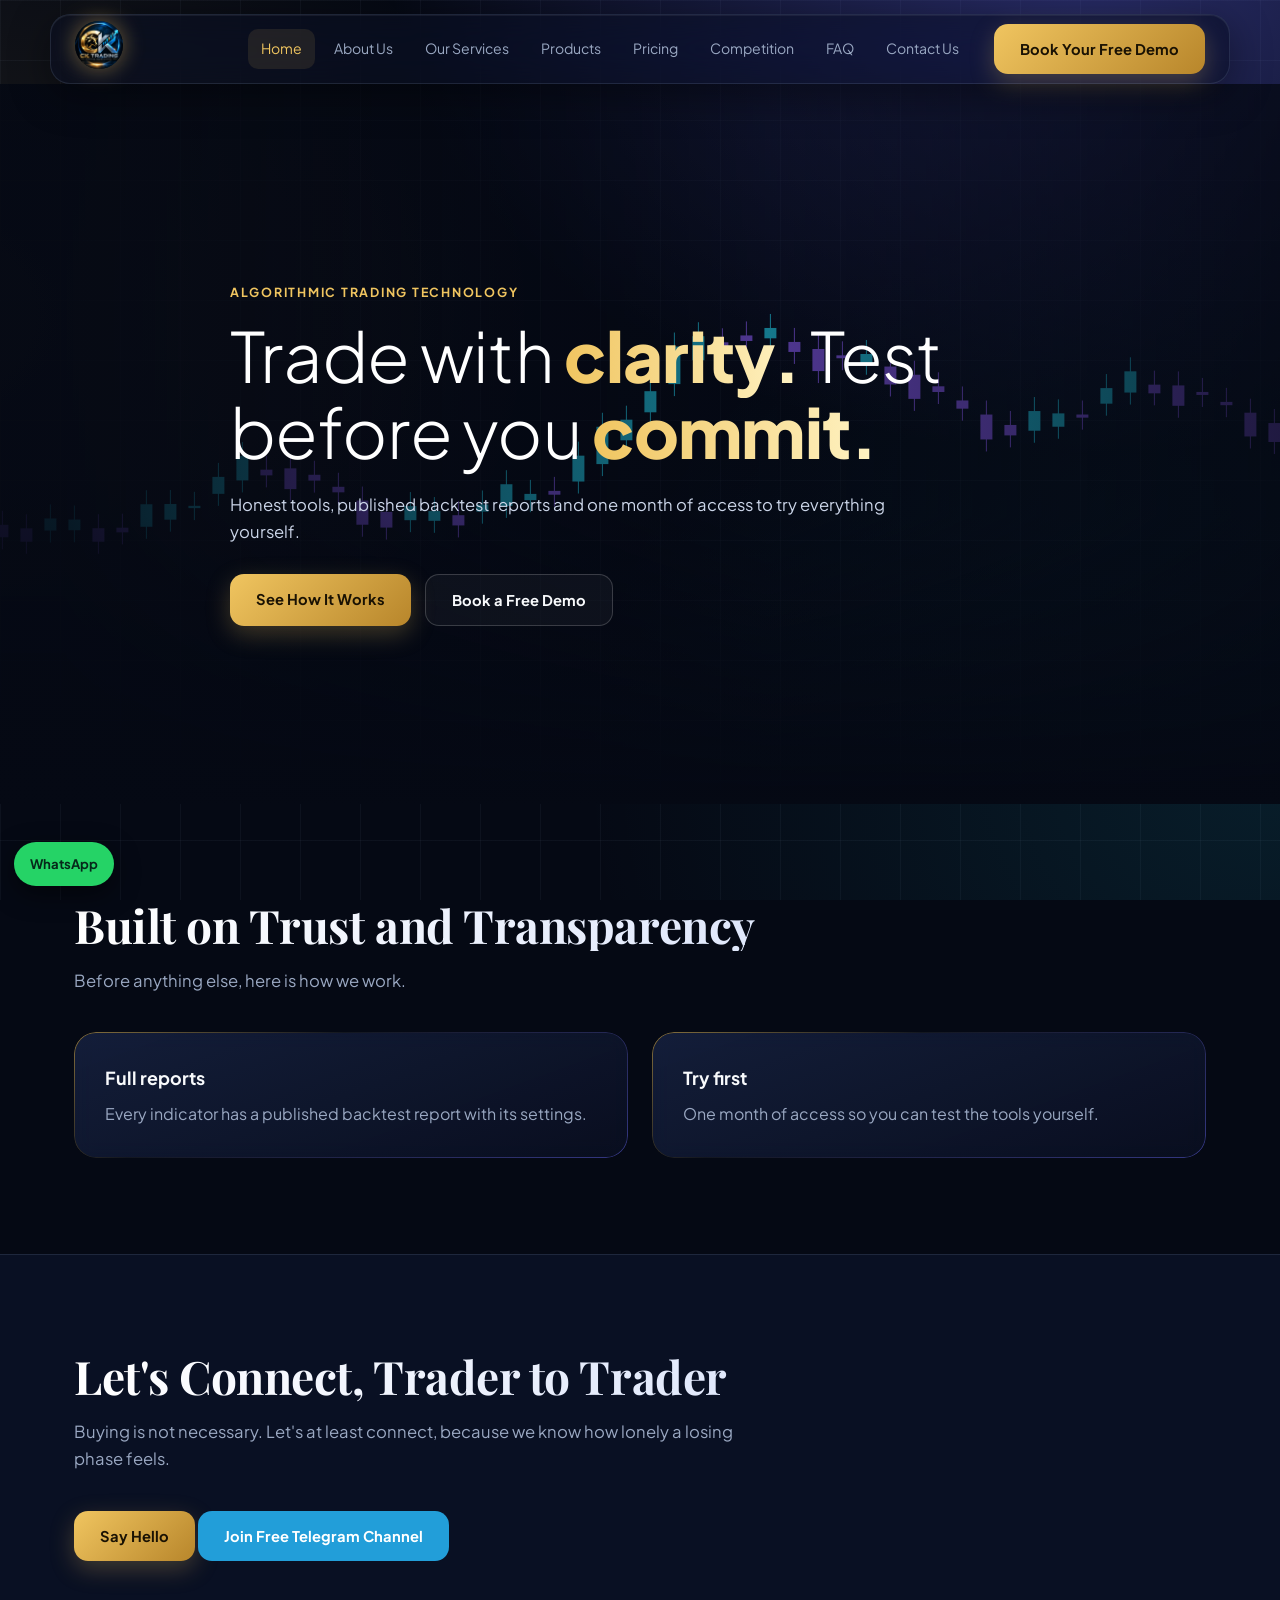
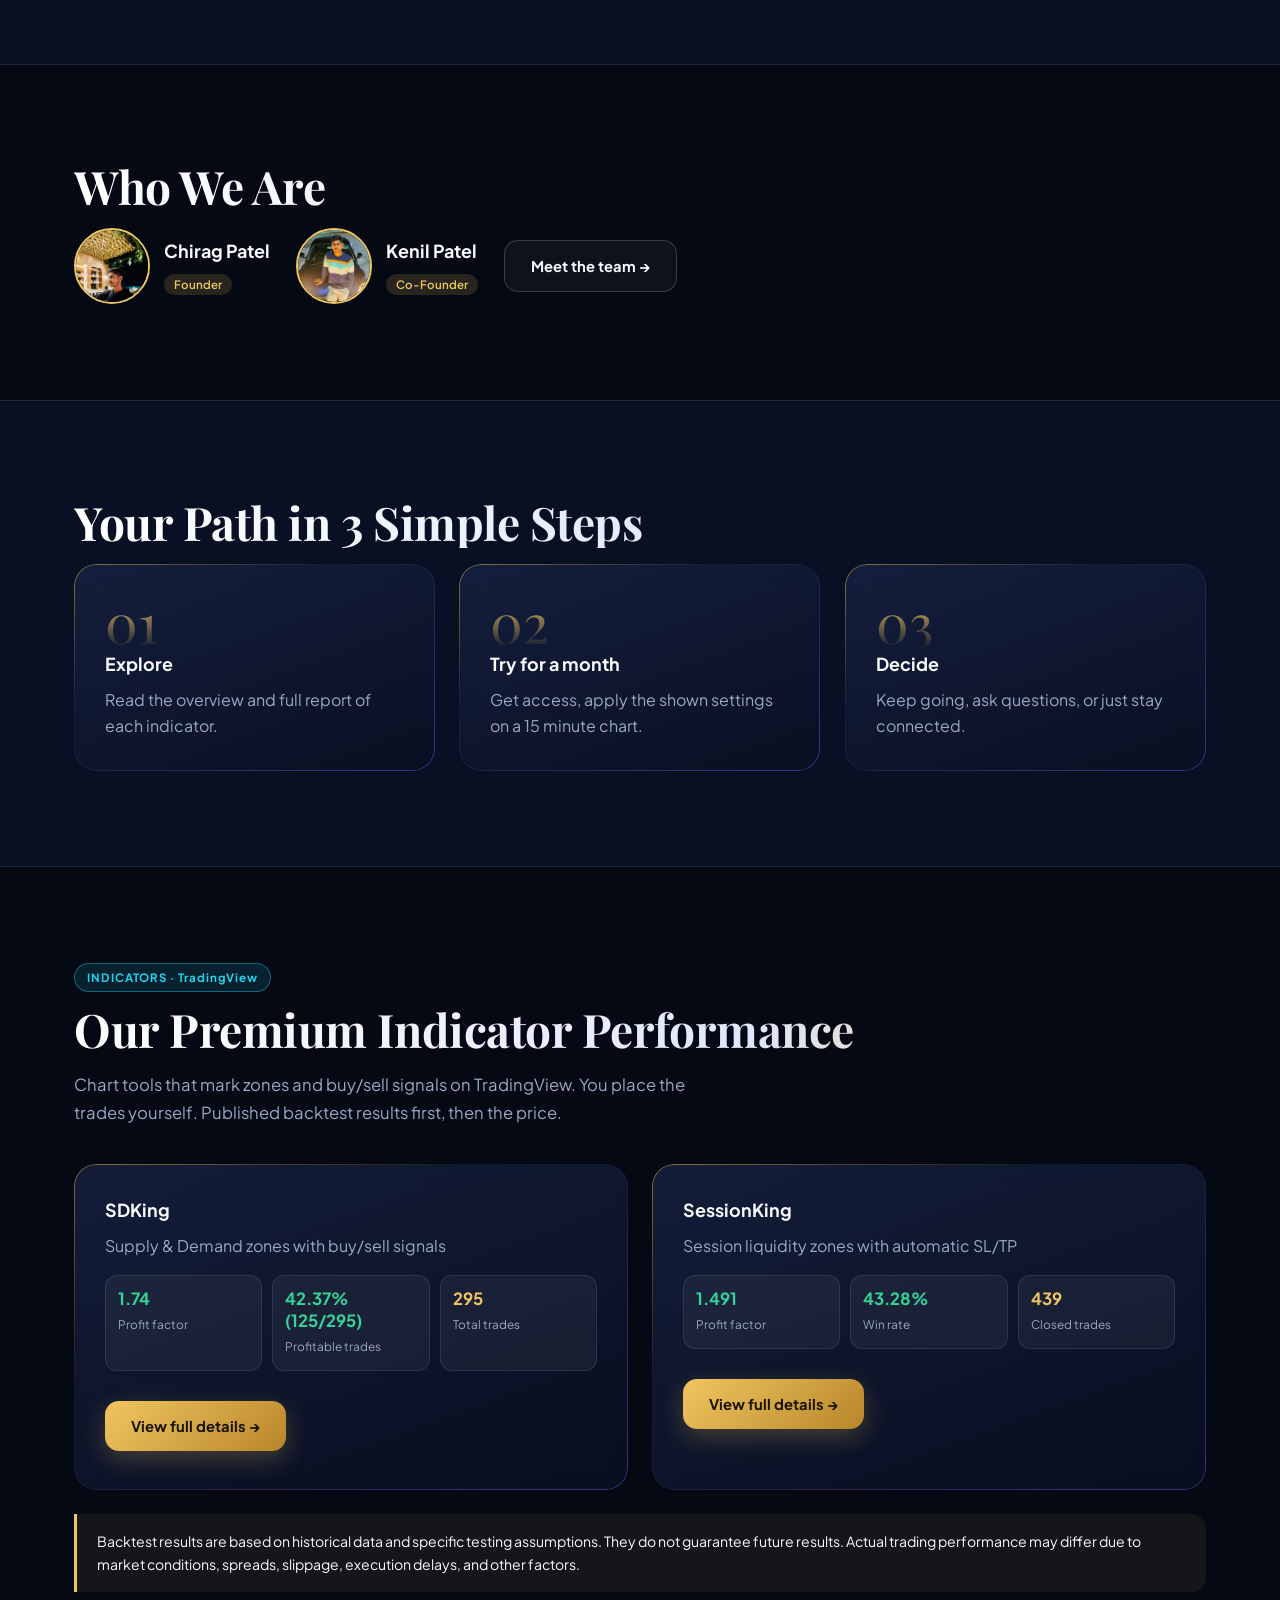
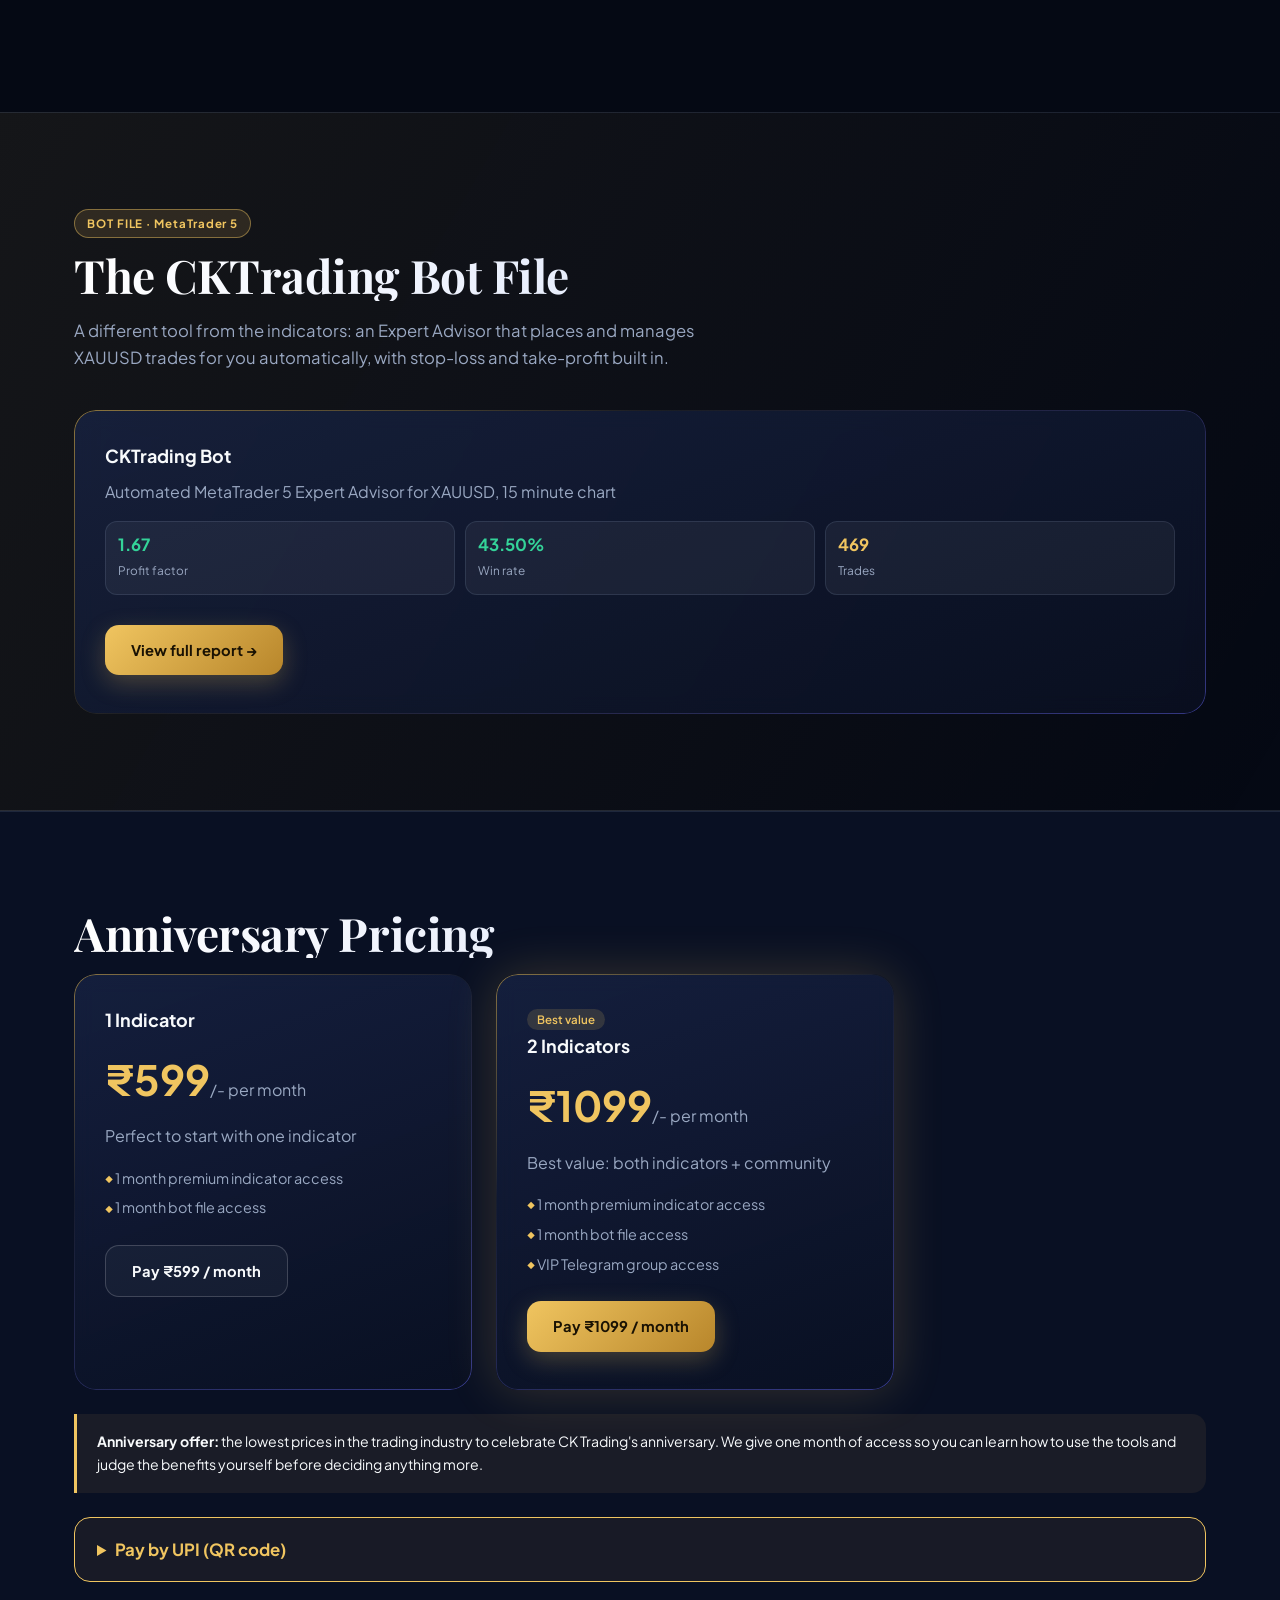
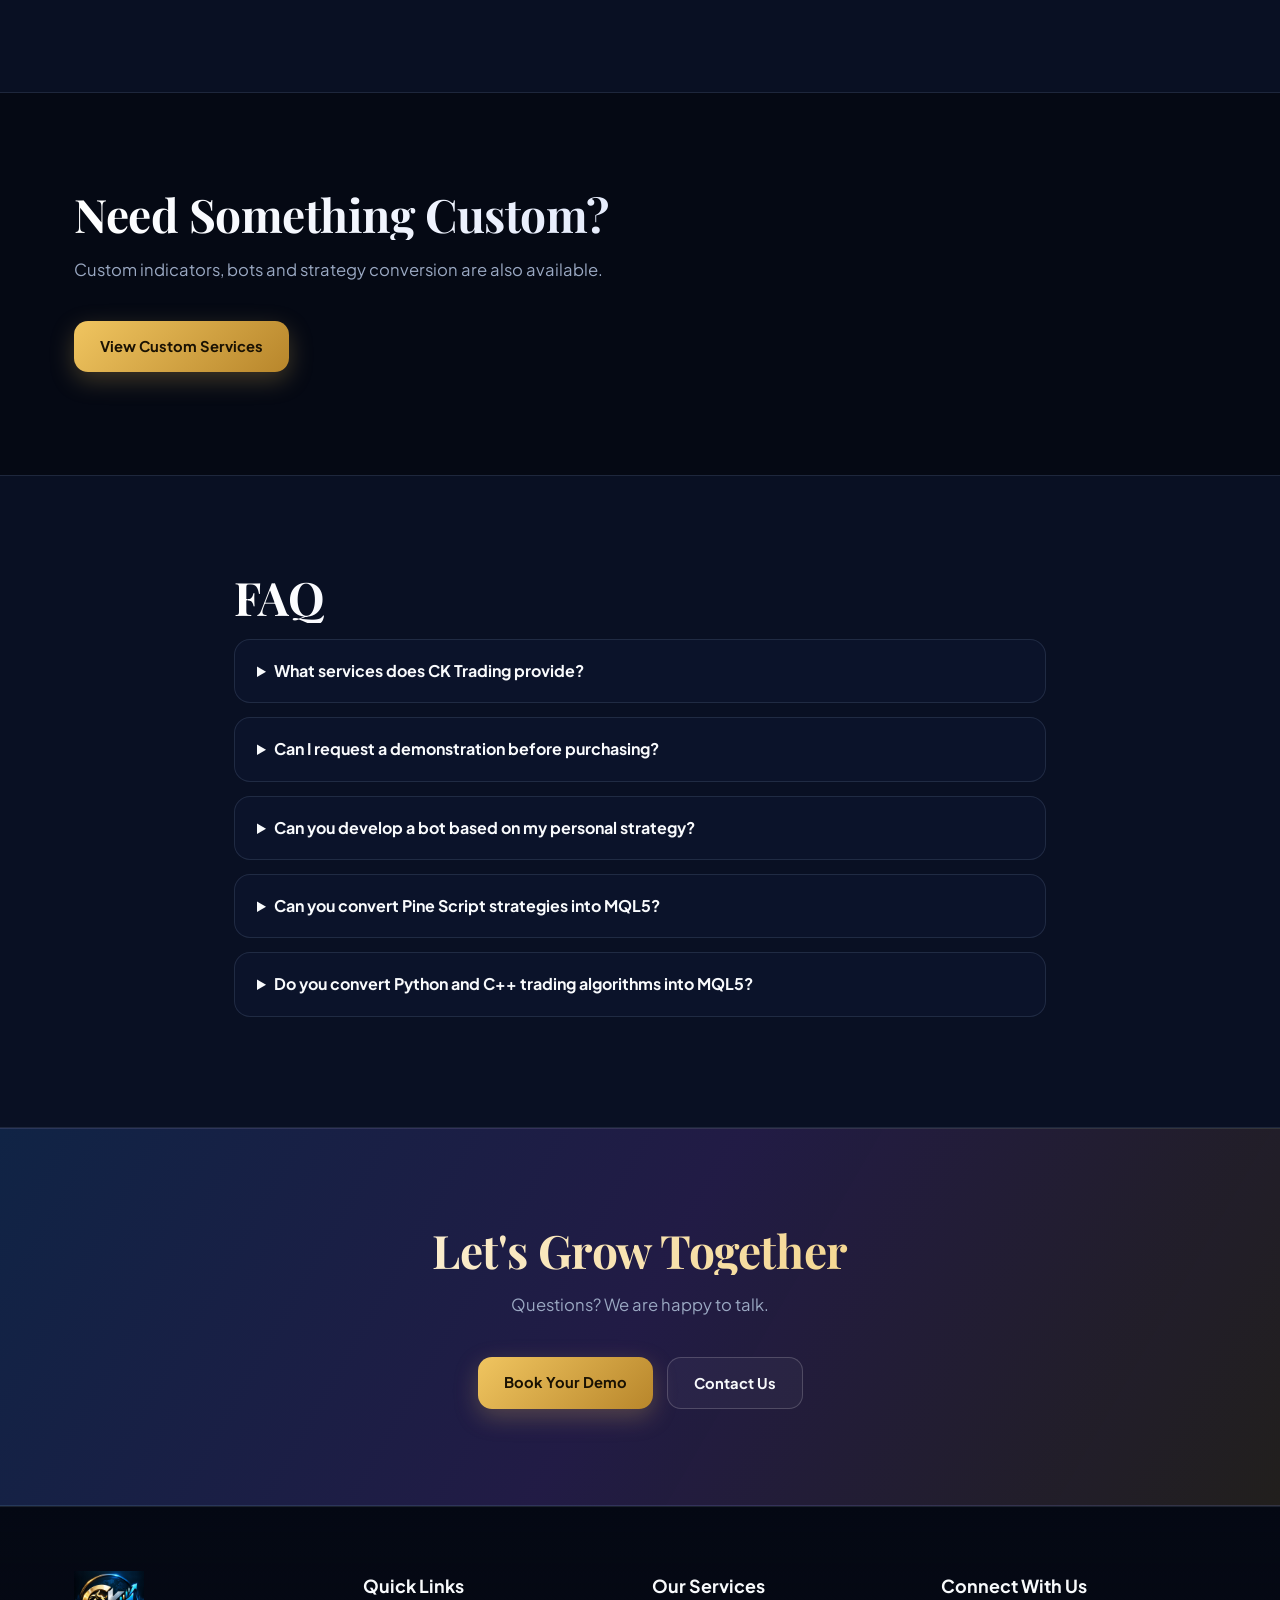
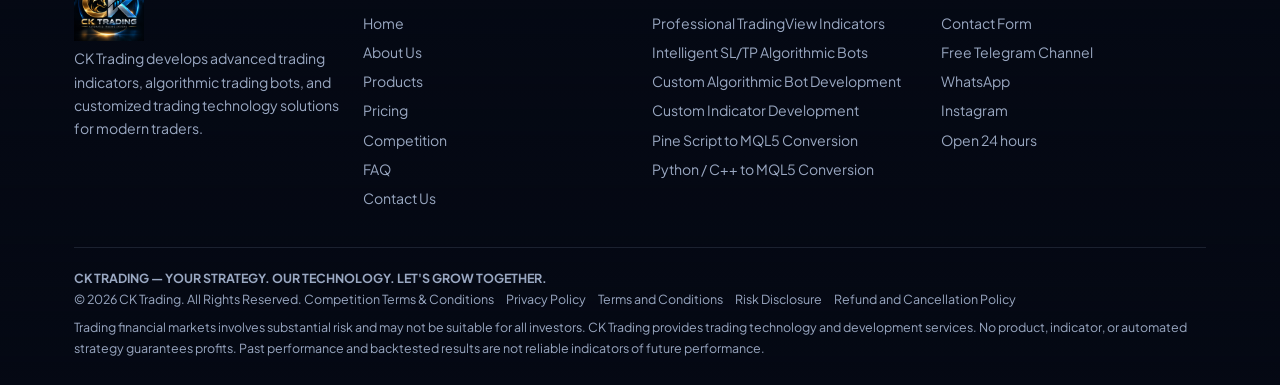
<file: index.html>
<!doctype html><html lang="en"><head><meta charset="utf-8"><meta name="viewport" content="width=device-width,initial-scale=1"><title>CK Trading | Algorithmic Trading Bots, MT5 EAs & TradingView Indicators</title><meta name="description" content="CK Trading builds TradingView indicators, algorithmic trading bots, custom MT5 Expert Advisors and Pine Script/Python/C++ to MQL5 conversions."><meta property="og:title" content="CK Trading"><meta property="og:image" content="assets/logo.png"><link rel="icon" href="assets/logo.png"><link href="https://fonts.googleapis.com/css2?family=Plus+Jakarta+Sans:wght@400;600;800&family=Playfair+Display:wght@600;700&display=swap" rel="stylesheet"><link rel="stylesheet" href="style.css"></head><body data-p="index"><script src="app.js" defer></script><script></script></body></html>
</file>
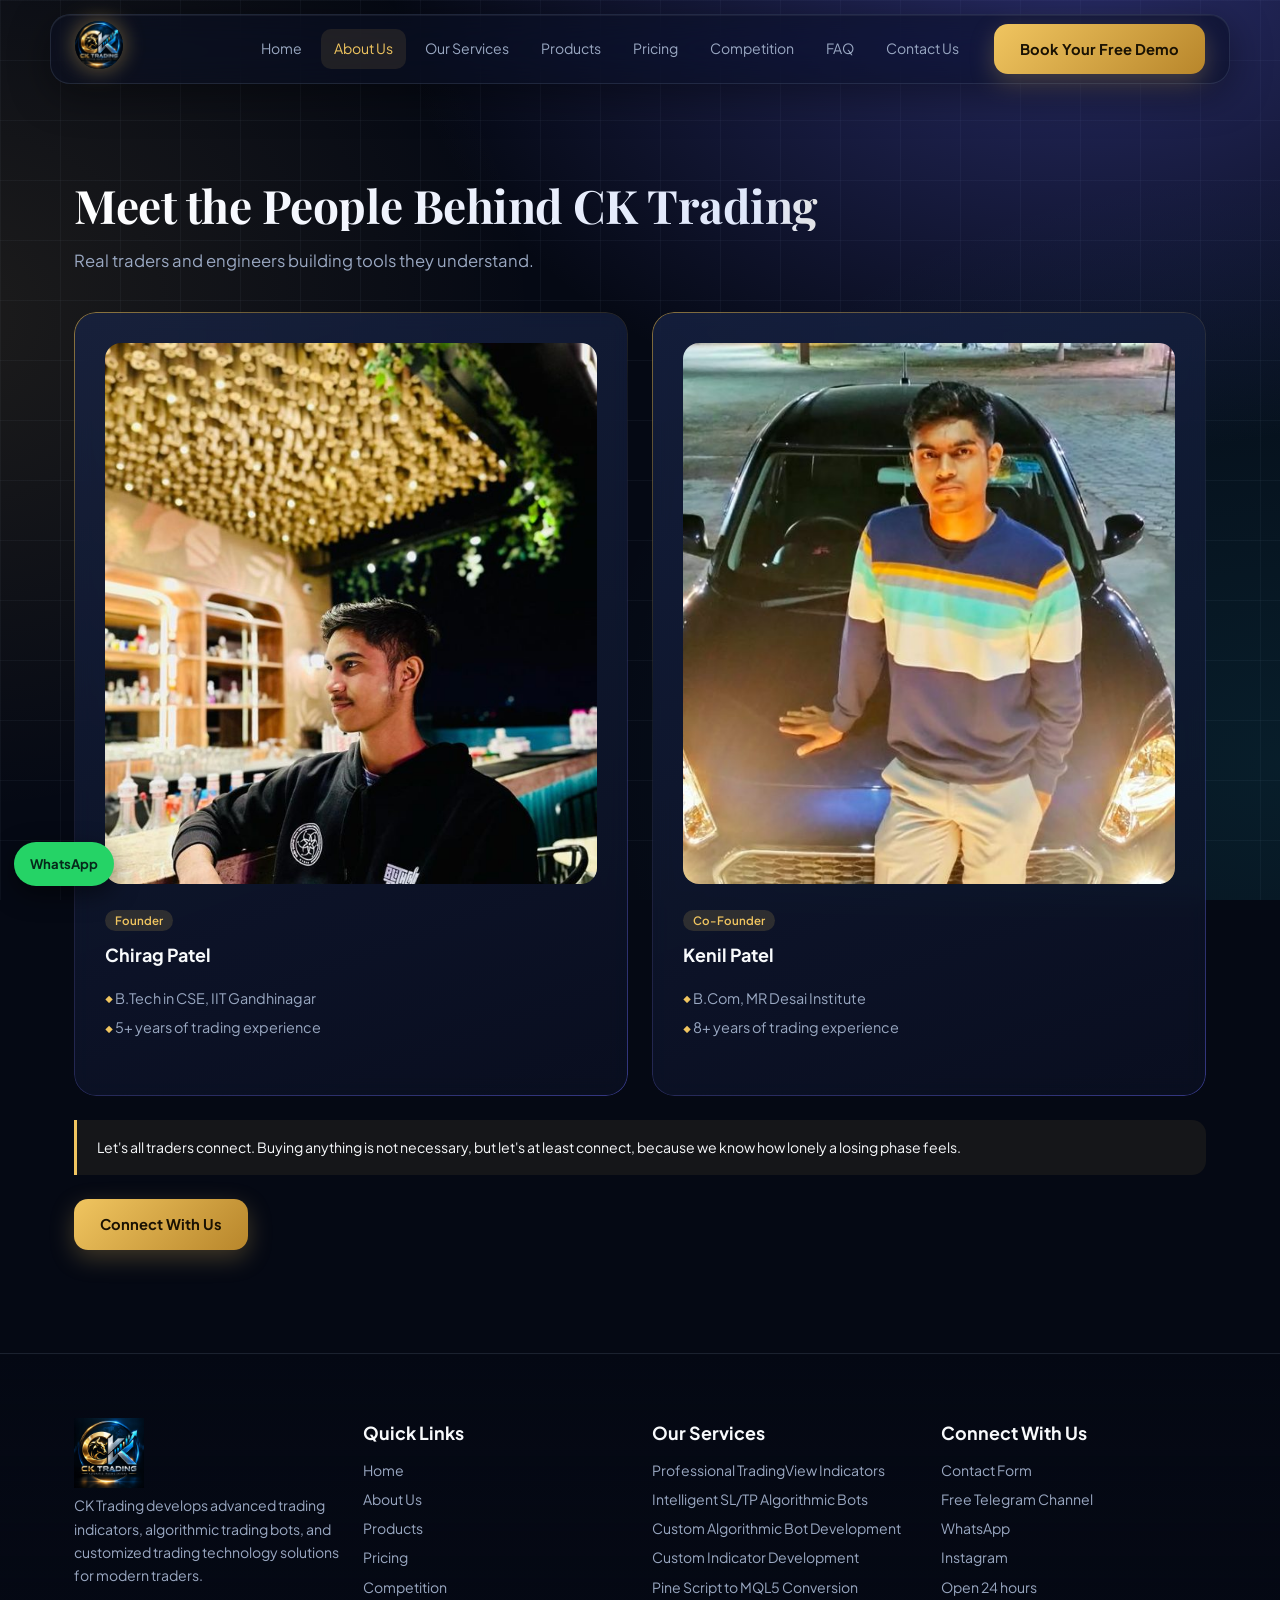
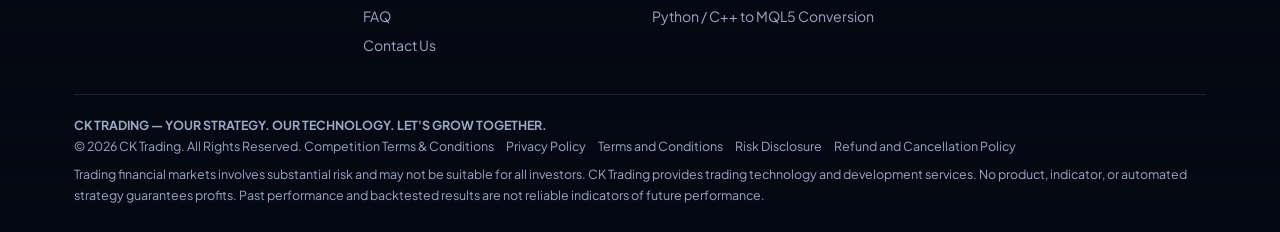
<file: about.html>
<!doctype html><html lang="en"><head><meta charset="utf-8"><meta name="viewport" content="width=device-width,initial-scale=1"><title>CK Trading | Algorithmic Trading Bots, MT5 EAs & TradingView Indicators</title><meta name="description" content="CK Trading builds TradingView indicators, algorithmic trading bots, custom MT5 Expert Advisors and Pine Script/Python/C++ to MQL5 conversions."><meta property="og:title" content="CK Trading"><meta property="og:image" content="assets/logo.png"><link rel="icon" href="assets/logo.png"><link href="https://fonts.googleapis.com/css2?family=Plus+Jakarta+Sans:wght@400;600;800&family=Playfair+Display:wght@600;700&display=swap" rel="stylesheet"><link rel="stylesheet" href="style.css"></head><body data-p="about"><script src="app.js" defer></script><script></script></body></html>
</file>
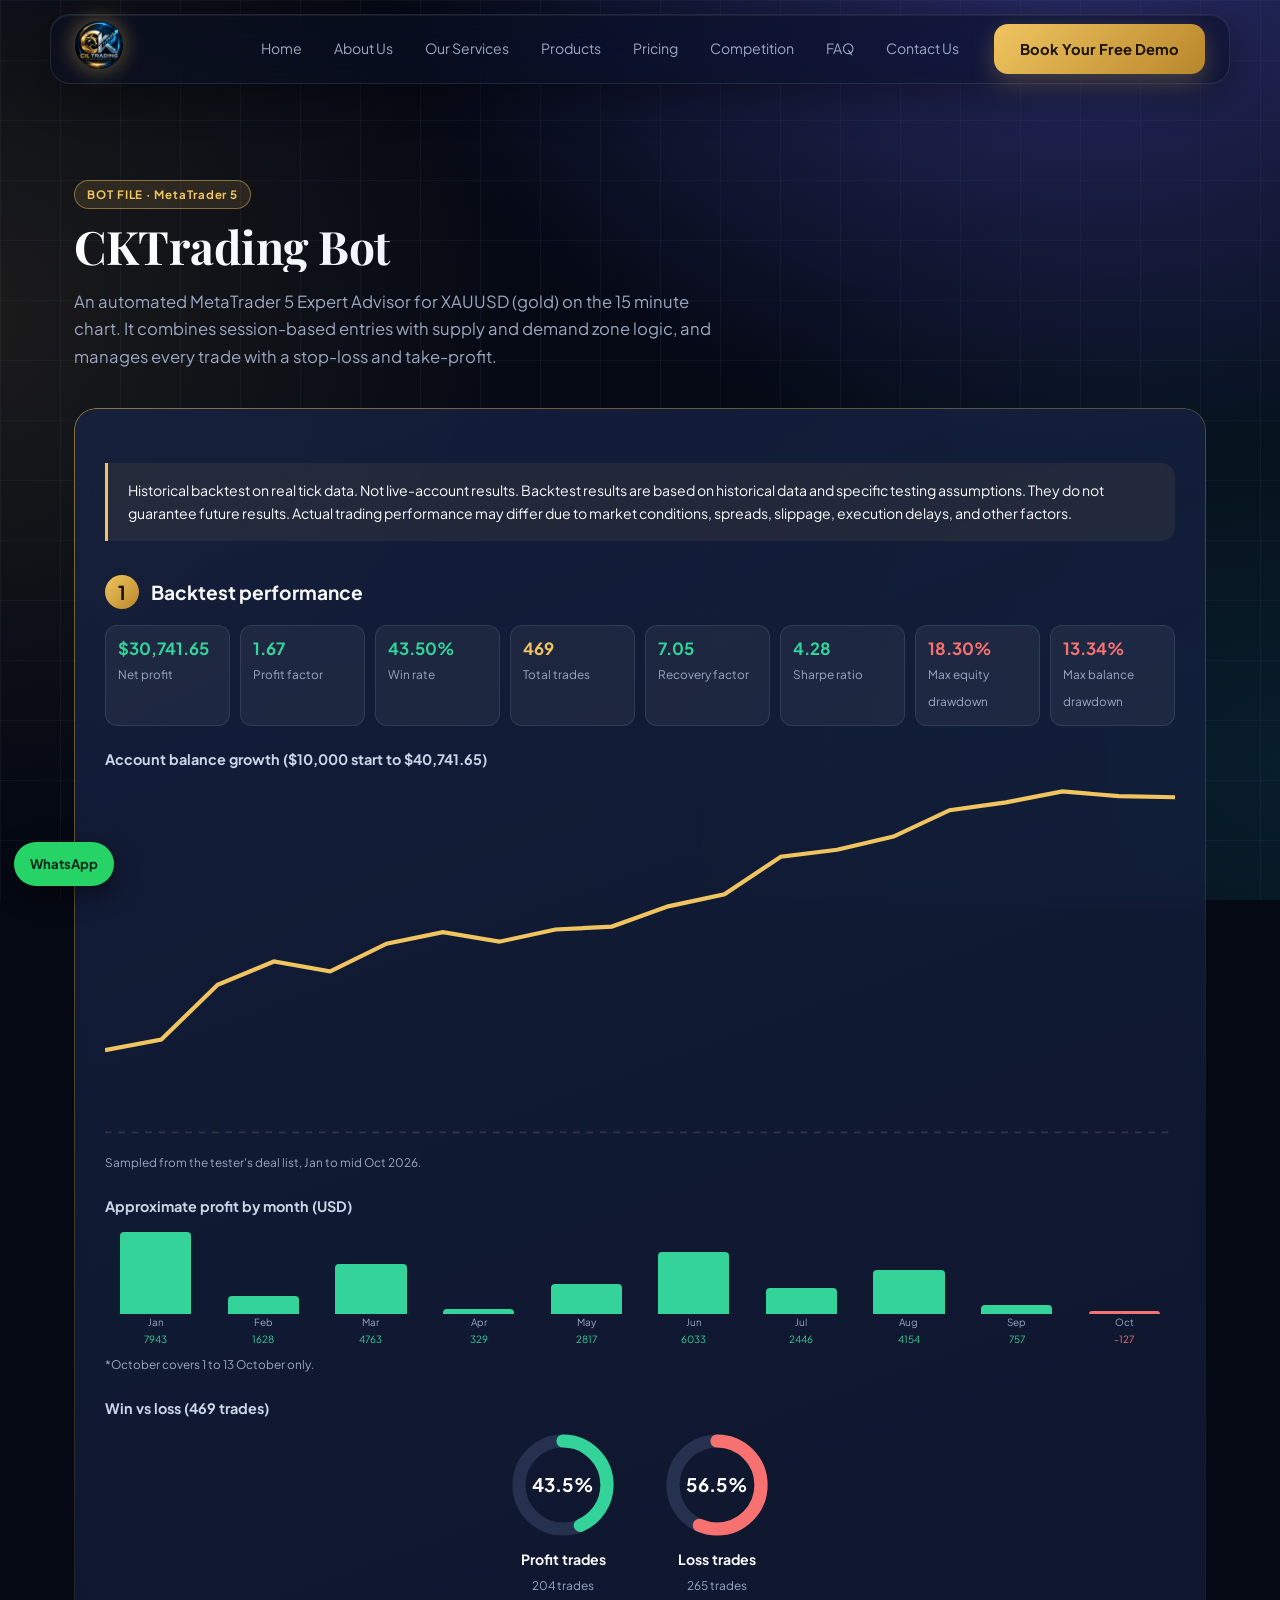
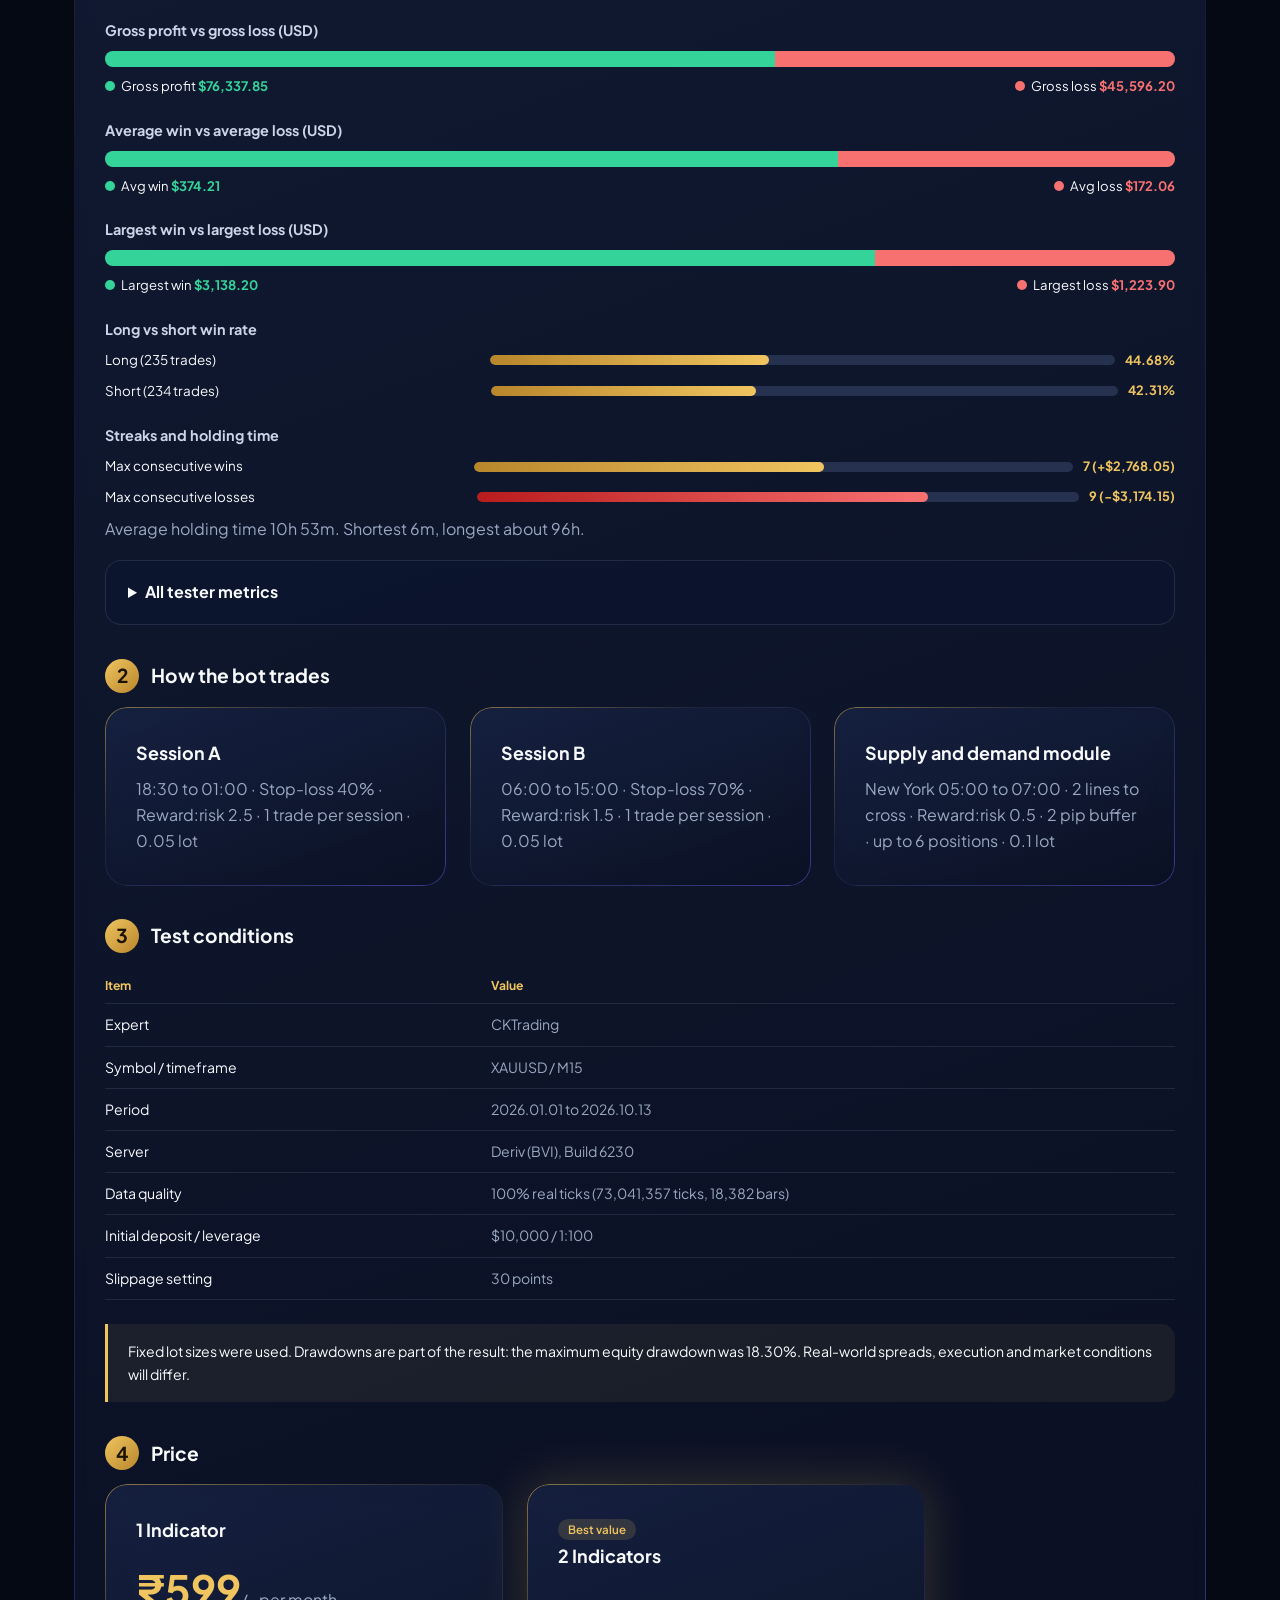
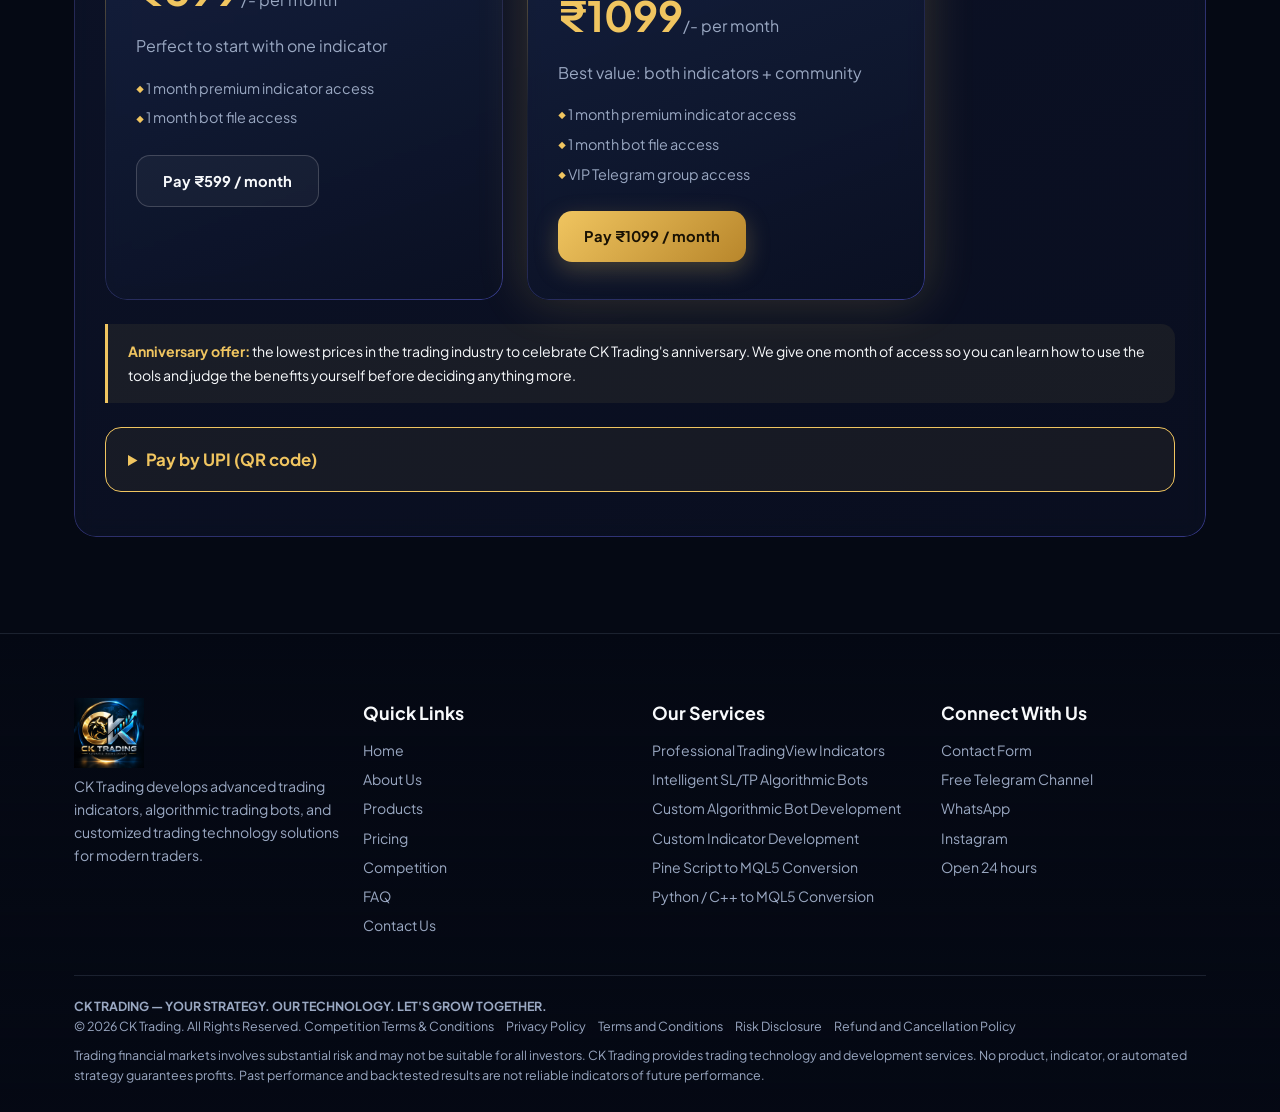
<file: bots.html>
<!doctype html><html lang="en"><head><meta charset="utf-8"><meta name="viewport" content="width=device-width,initial-scale=1"><title>CK Trading | Algorithmic Trading Bots, MT5 EAs & TradingView Indicators</title><meta name="description" content="CK Trading builds TradingView indicators, algorithmic trading bots, custom MT5 Expert Advisors and Pine Script/Python/C++ to MQL5 conversions."><meta property="og:title" content="CK Trading"><meta property="og:image" content="assets/logo.png"><link rel="icon" href="assets/logo.png"><link href="https://fonts.googleapis.com/css2?family=Plus+Jakarta+Sans:wght@400;600;800&family=Playfair+Display:wght@600;700&display=swap" rel="stylesheet"><link rel="stylesheet" href="style.css"></head><body data-p="bots"><script src="app.js" defer></script><script></script></body></html>
</file>
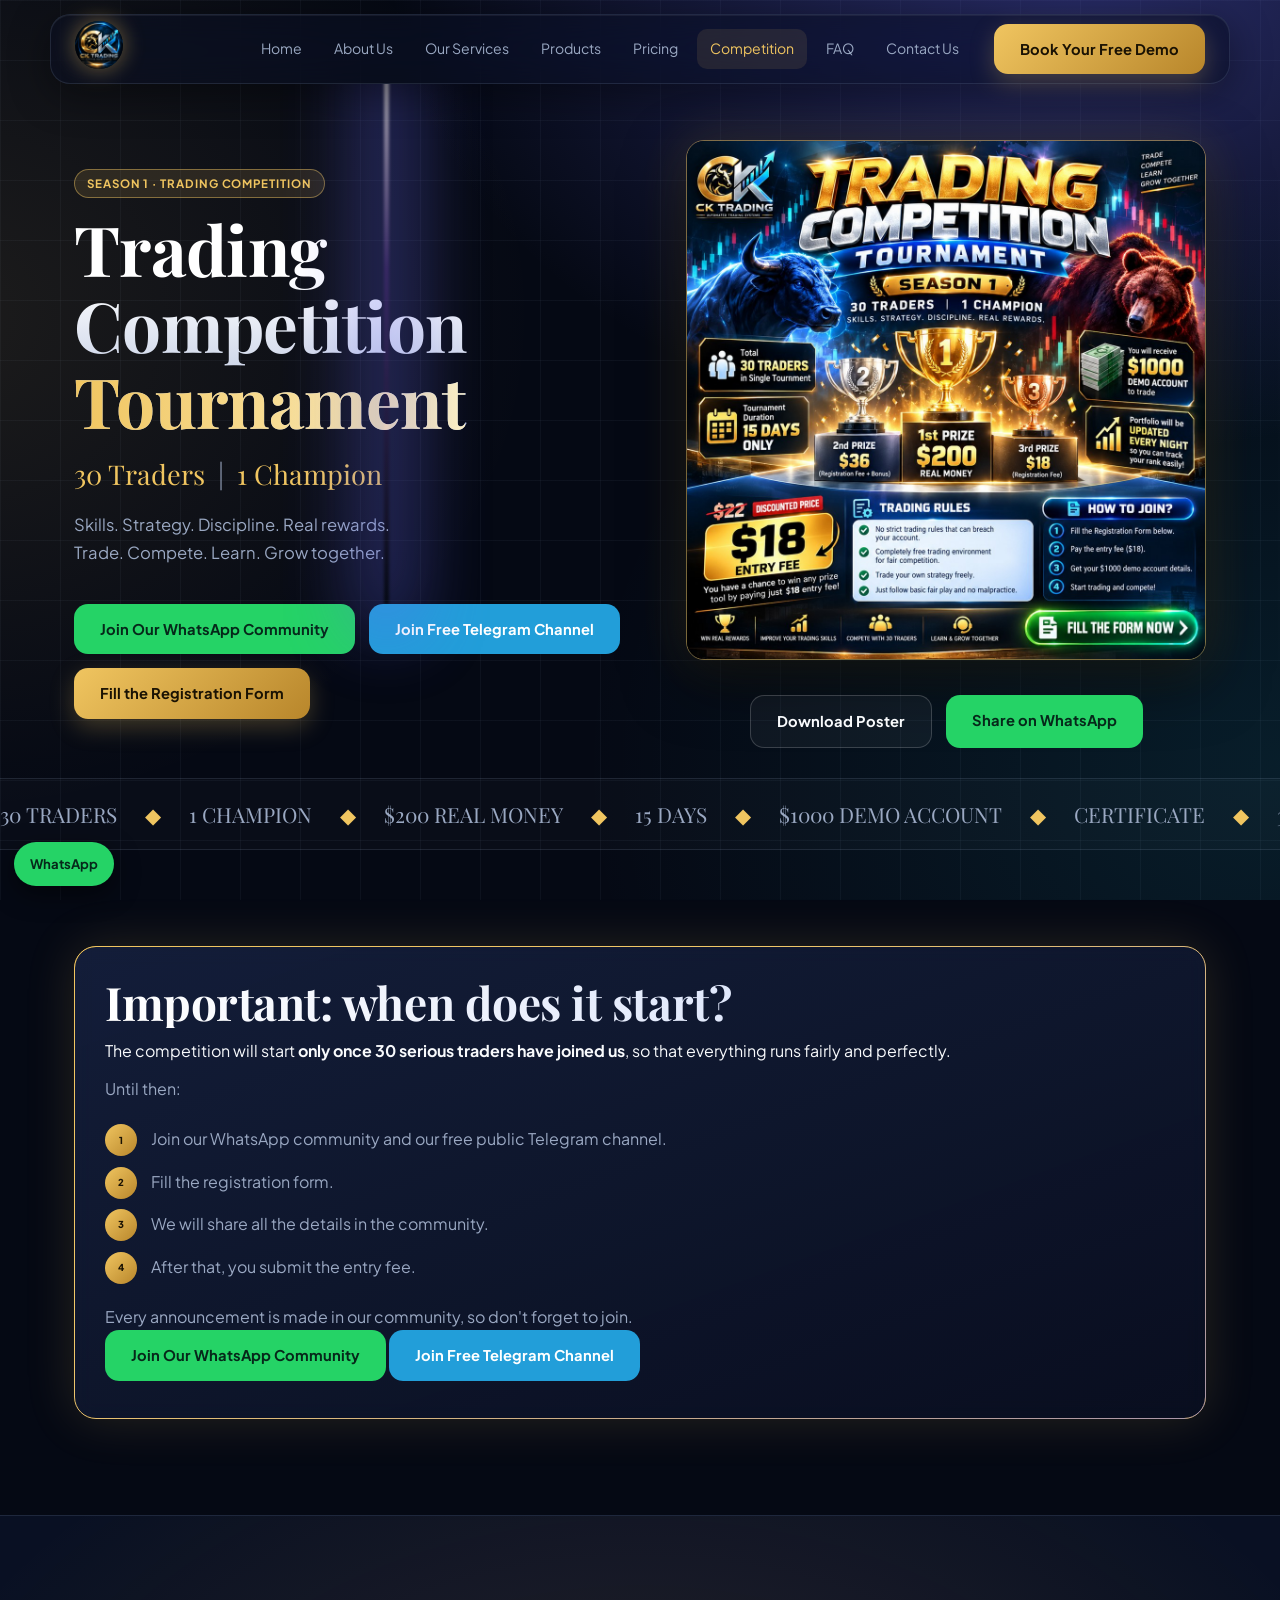
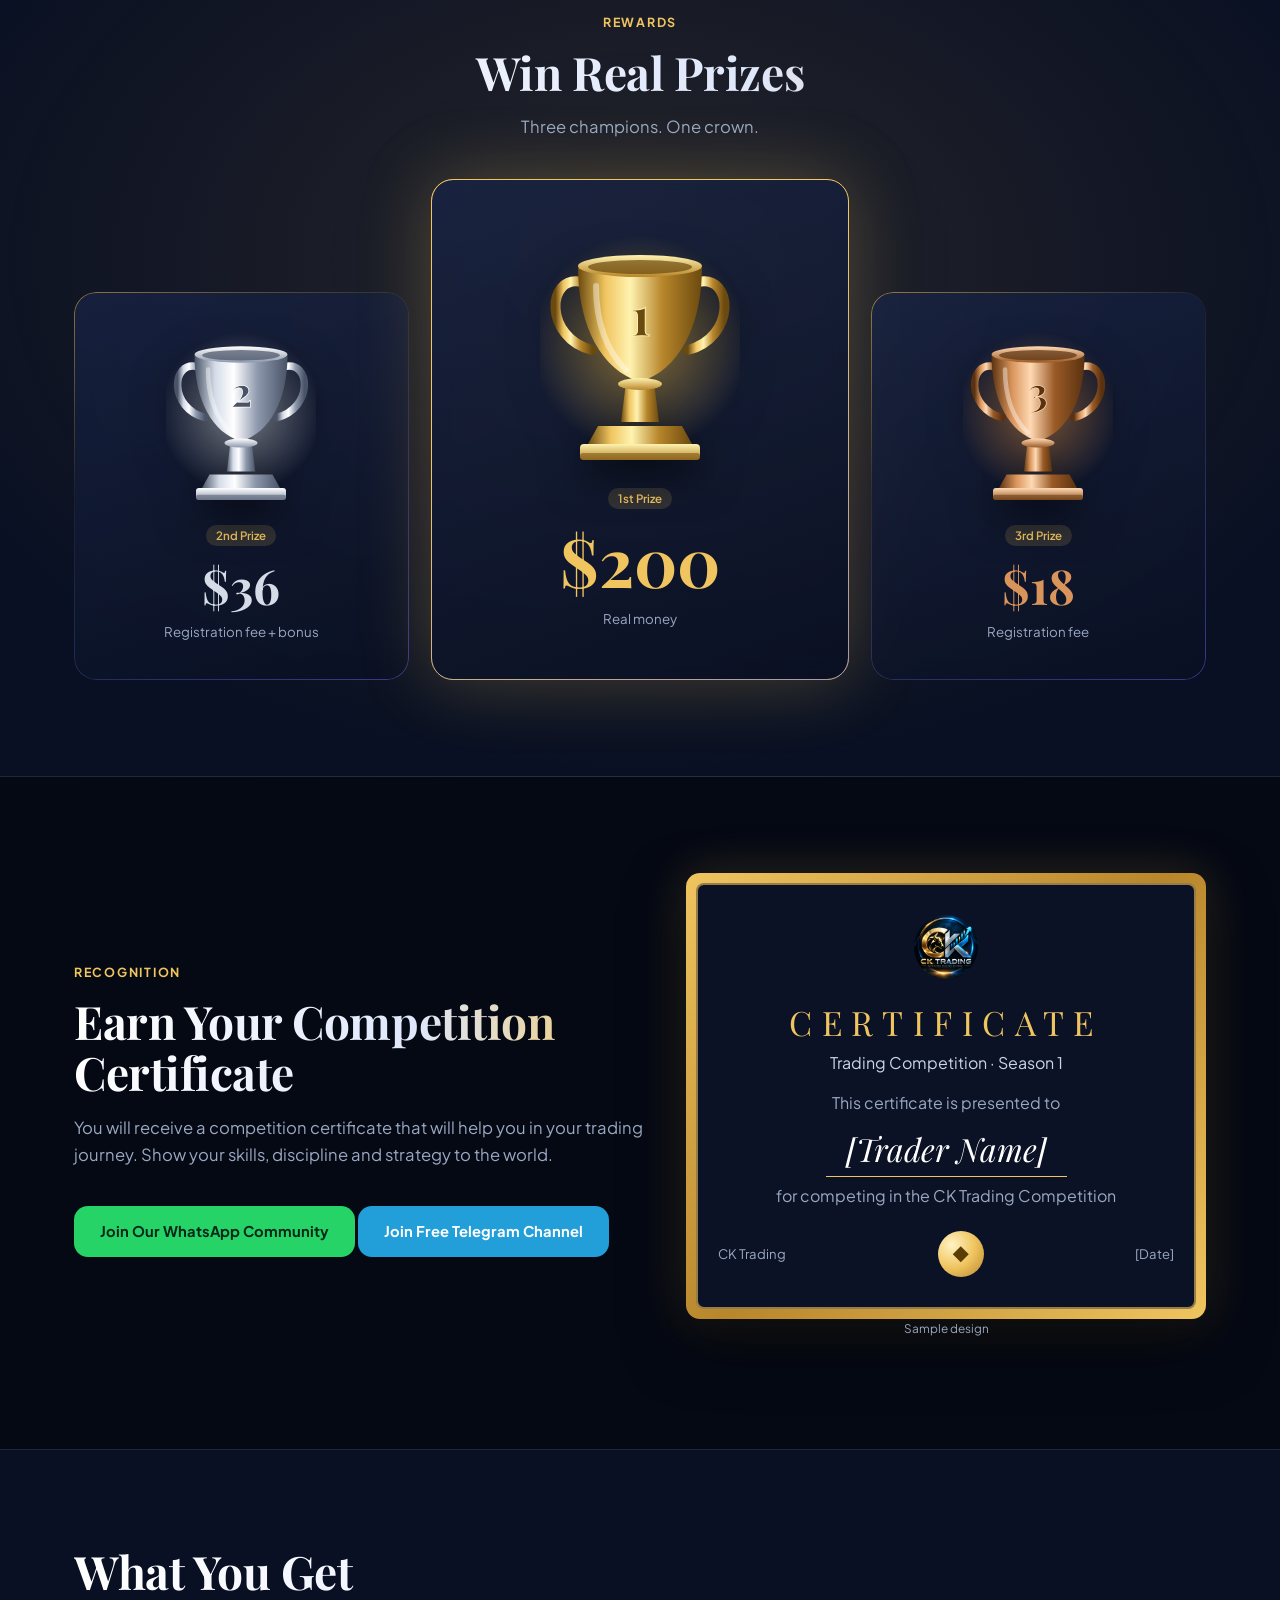
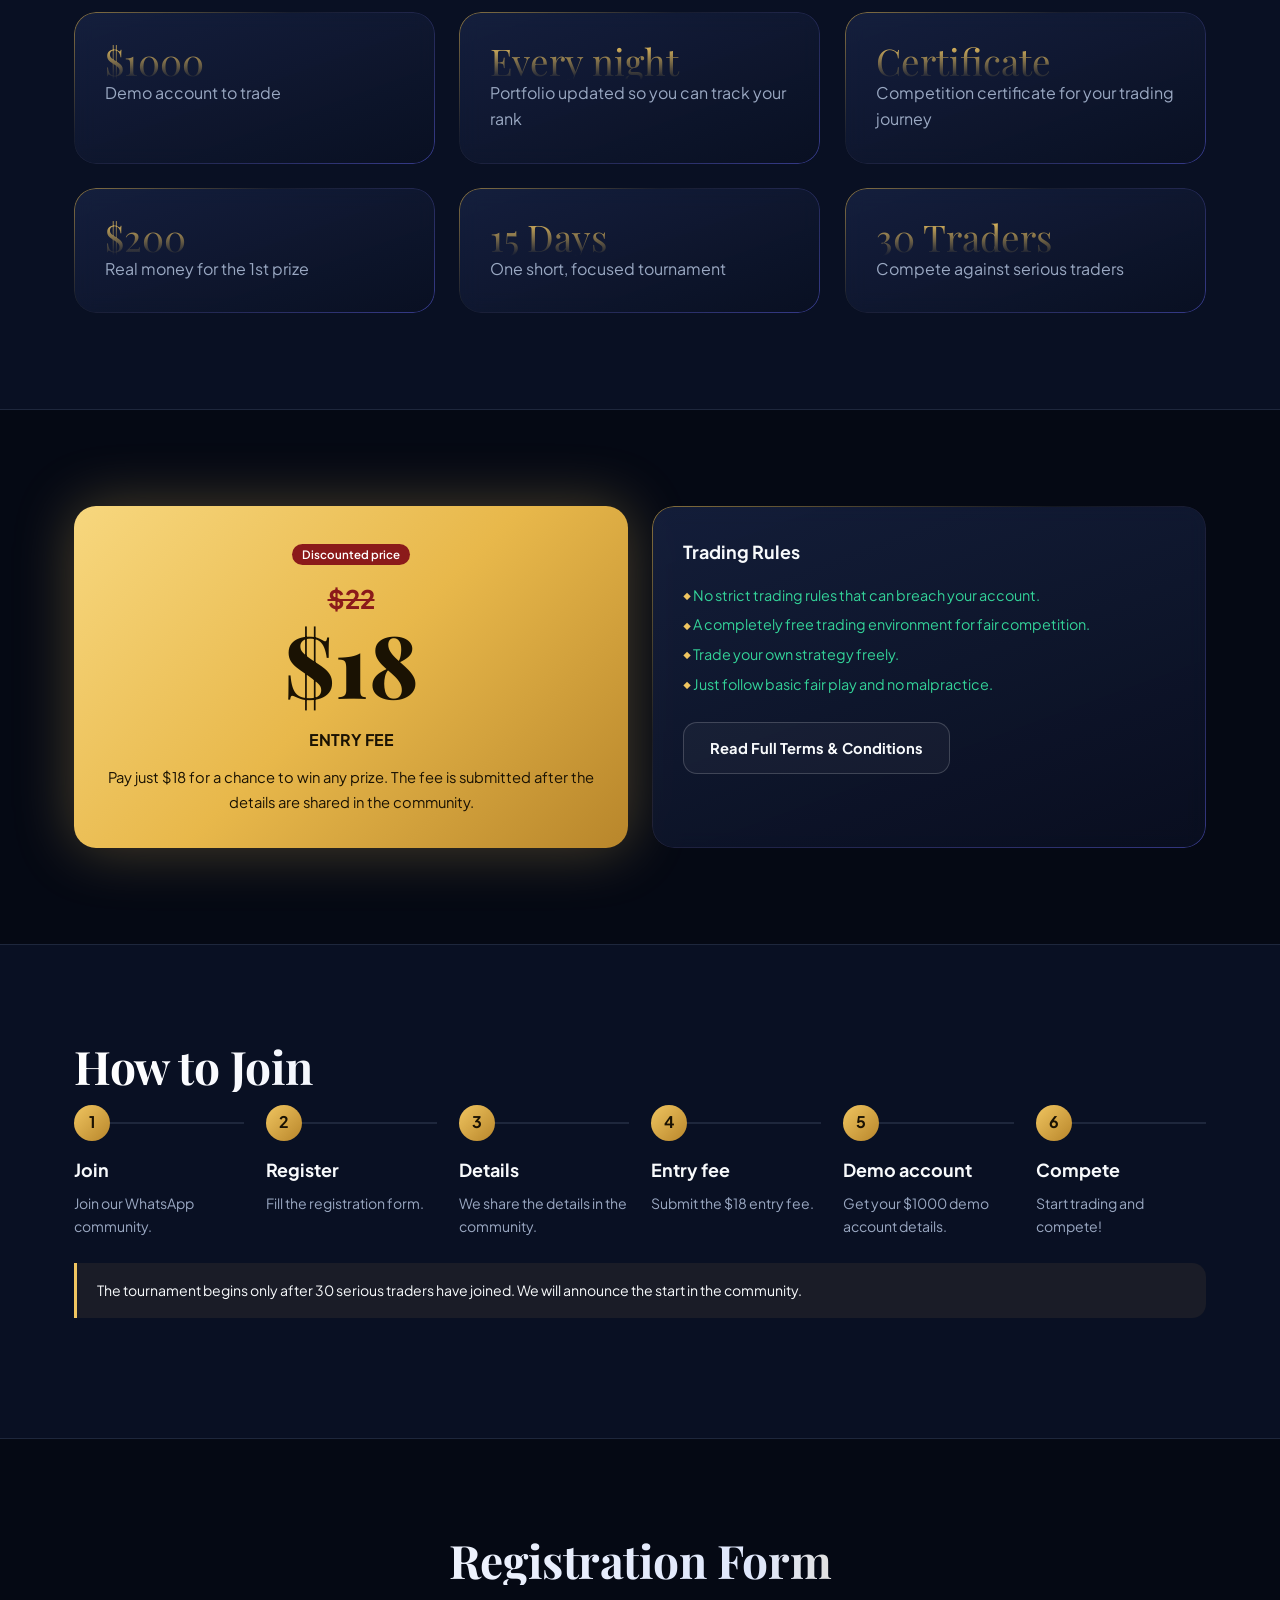
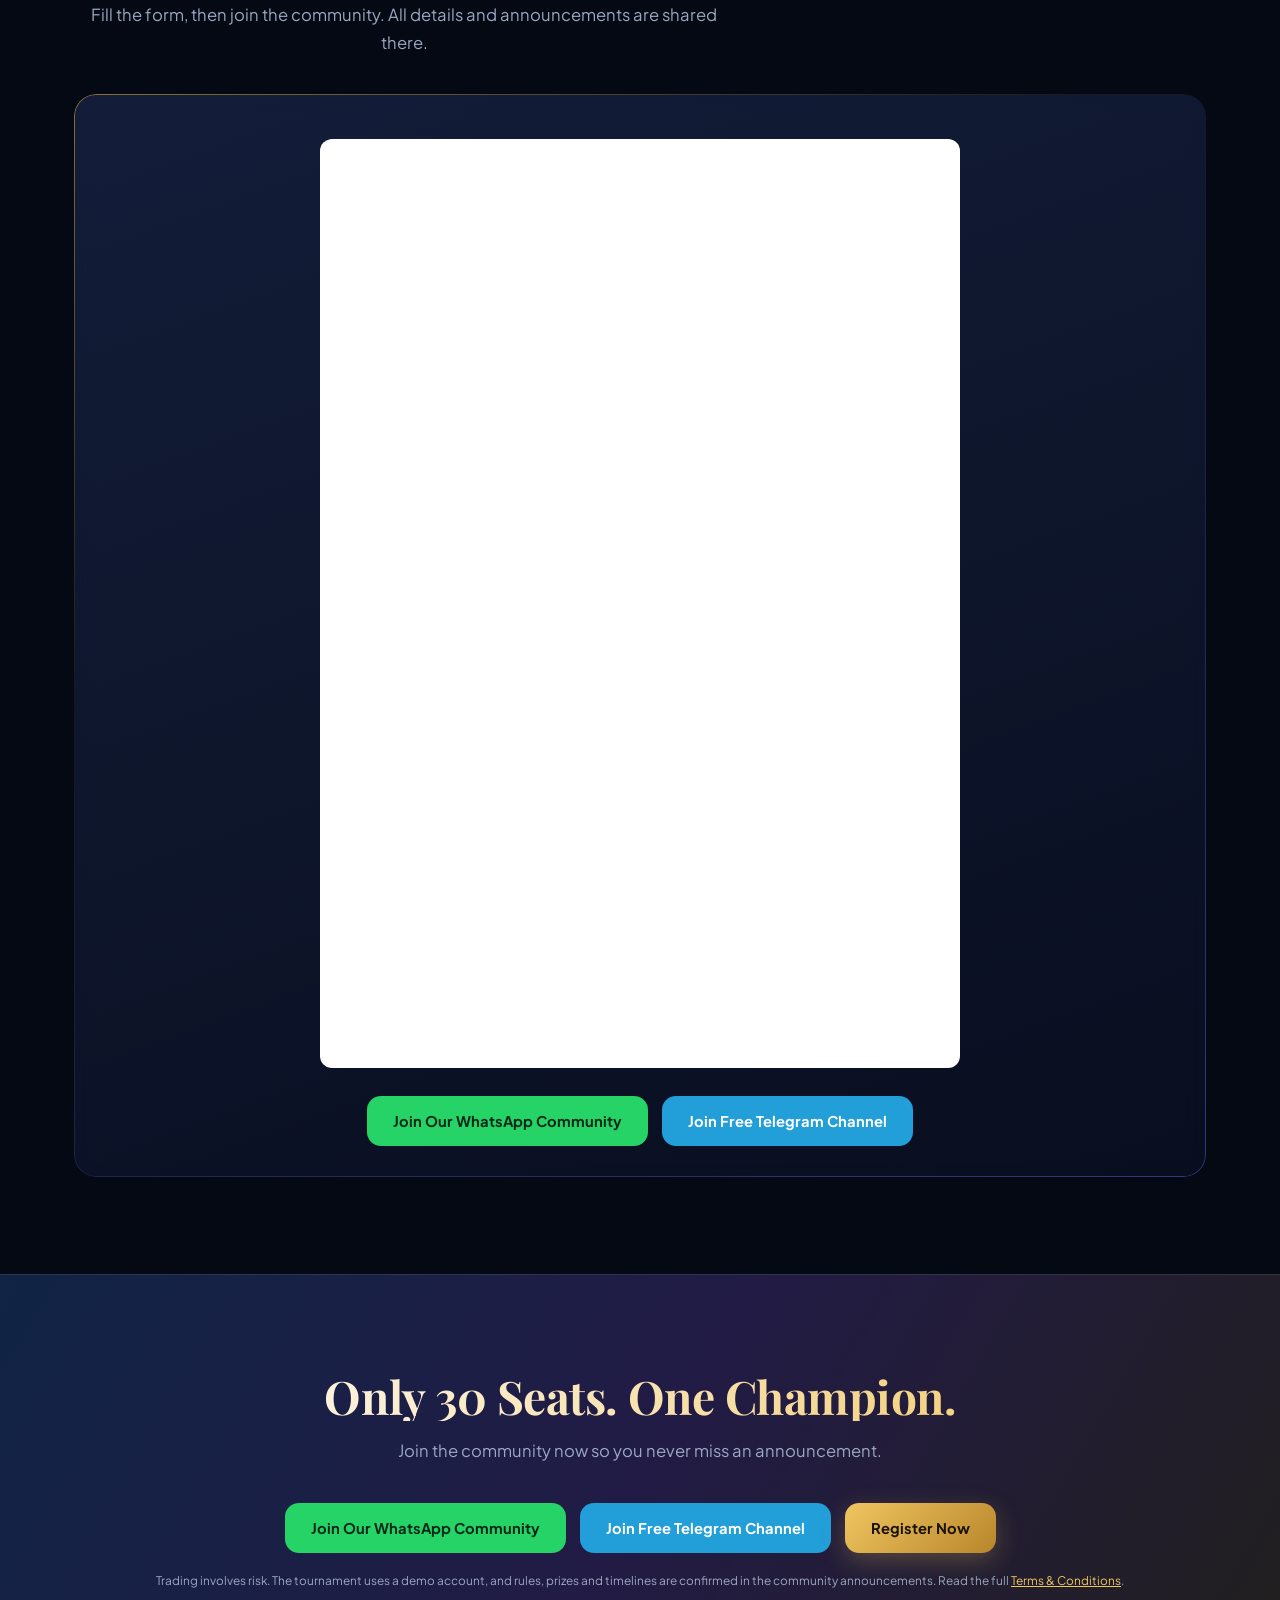
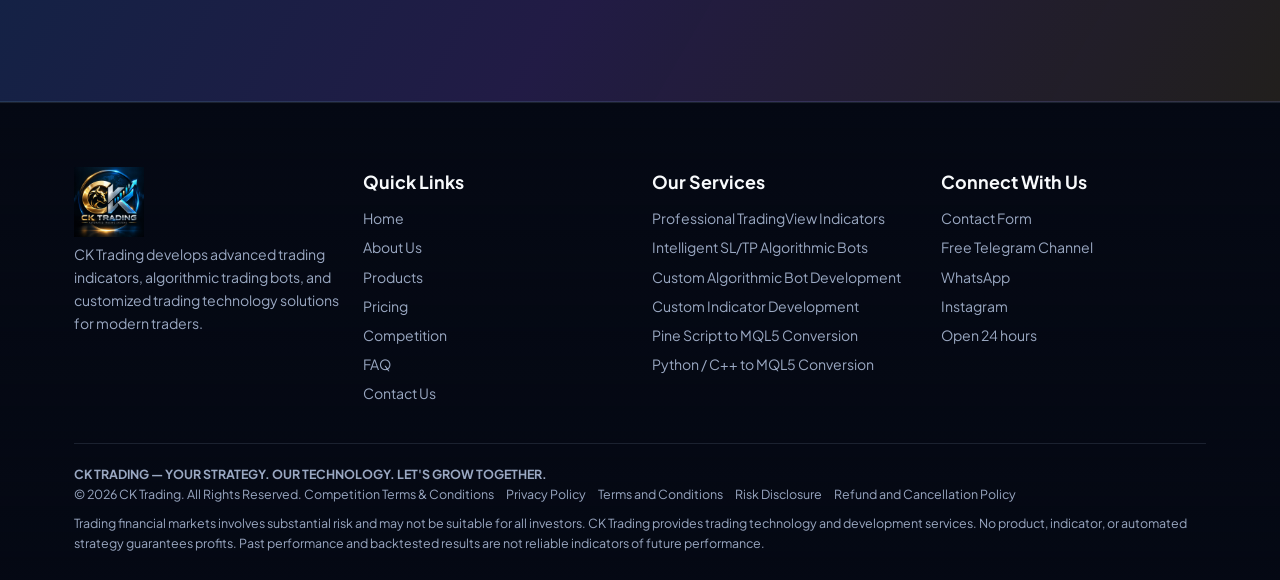
<file: competition.html>
<!doctype html><html lang="en"><head><meta charset="utf-8"><meta name="viewport" content="width=device-width,initial-scale=1"><title>CK Trading | Algorithmic Trading Bots, MT5 EAs & TradingView Indicators</title><meta name="description" content="CK Trading builds TradingView indicators, algorithmic trading bots, custom MT5 Expert Advisors and Pine Script/Python/C++ to MQL5 conversions."><meta property="og:title" content="CK Trading"><meta property="og:image" content="assets/logo.png"><link rel="icon" href="assets/logo.png"><link href="https://fonts.googleapis.com/css2?family=Plus+Jakarta+Sans:wght@400;600;800&family=Playfair+Display:wght@600;700&display=swap" rel="stylesheet"><link rel="stylesheet" href="style.css"></head><body data-p="competition"><script src="app.js" defer></script><script></script></body></html>
</file>
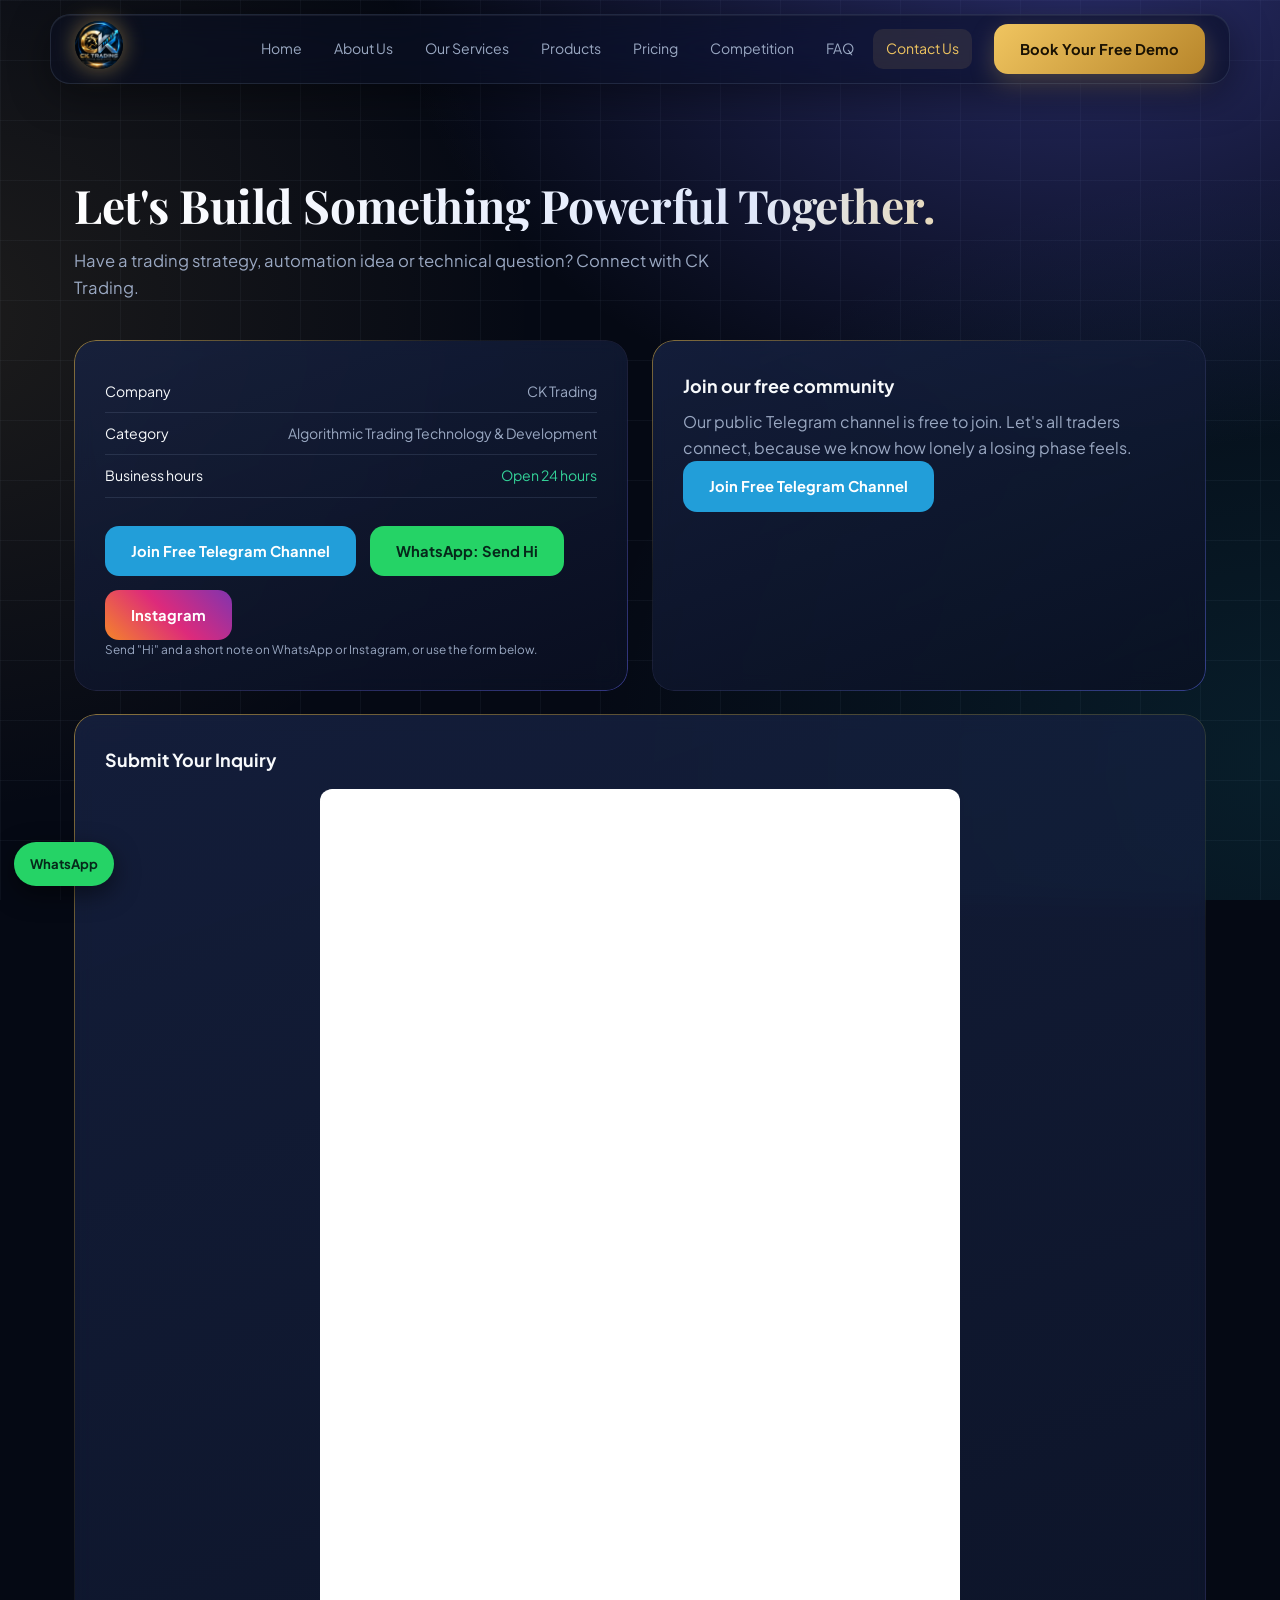
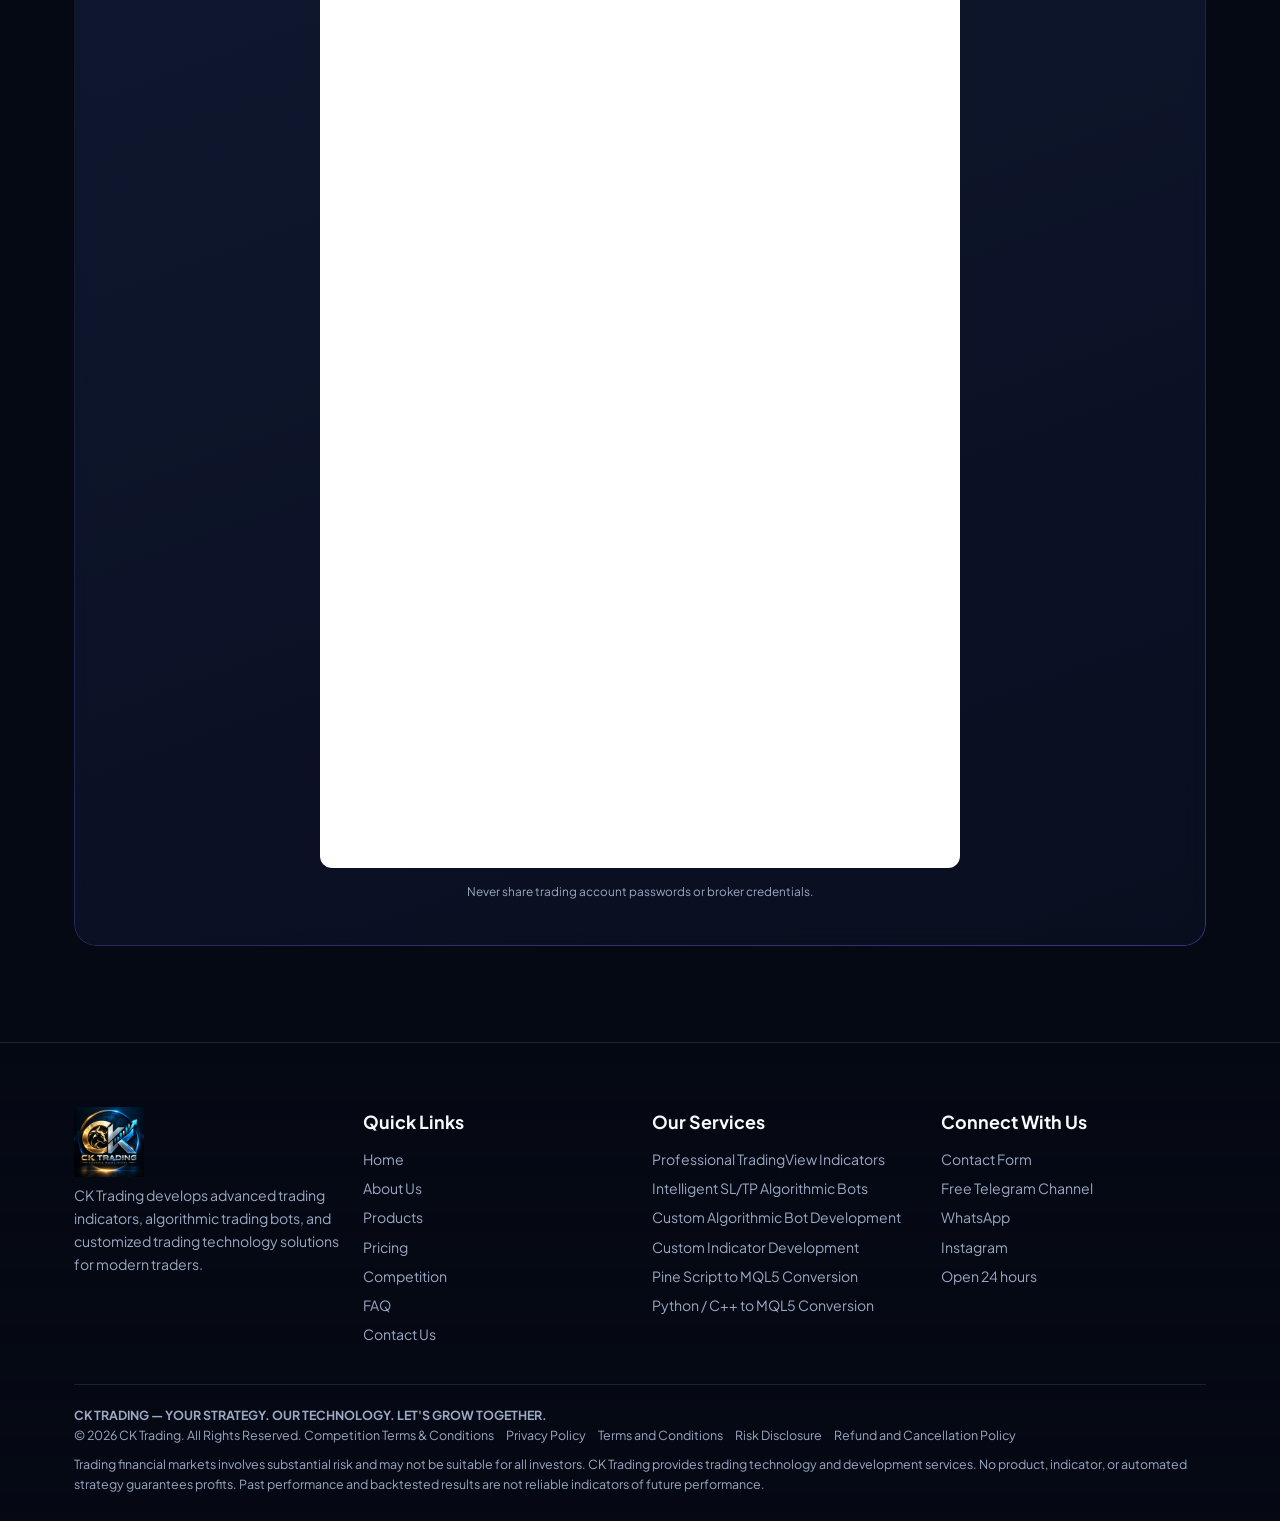
<file: contact.html>
<!doctype html><html lang="en"><head><meta charset="utf-8"><meta name="viewport" content="width=device-width,initial-scale=1"><title>CK Trading | Algorithmic Trading Bots, MT5 EAs & TradingView Indicators</title><meta name="description" content="CK Trading builds TradingView indicators, algorithmic trading bots, custom MT5 Expert Advisors and Pine Script/Python/C++ to MQL5 conversions."><meta property="og:title" content="CK Trading"><meta property="og:image" content="assets/logo.png"><link rel="icon" href="assets/logo.png"><link href="https://fonts.googleapis.com/css2?family=Plus+Jakarta+Sans:wght@400;600;800&family=Playfair+Display:wght@600;700&display=swap" rel="stylesheet"><link rel="stylesheet" href="style.css"></head><body data-p="contact"><script src="app.js" defer></script><script></script></body></html>
</file>
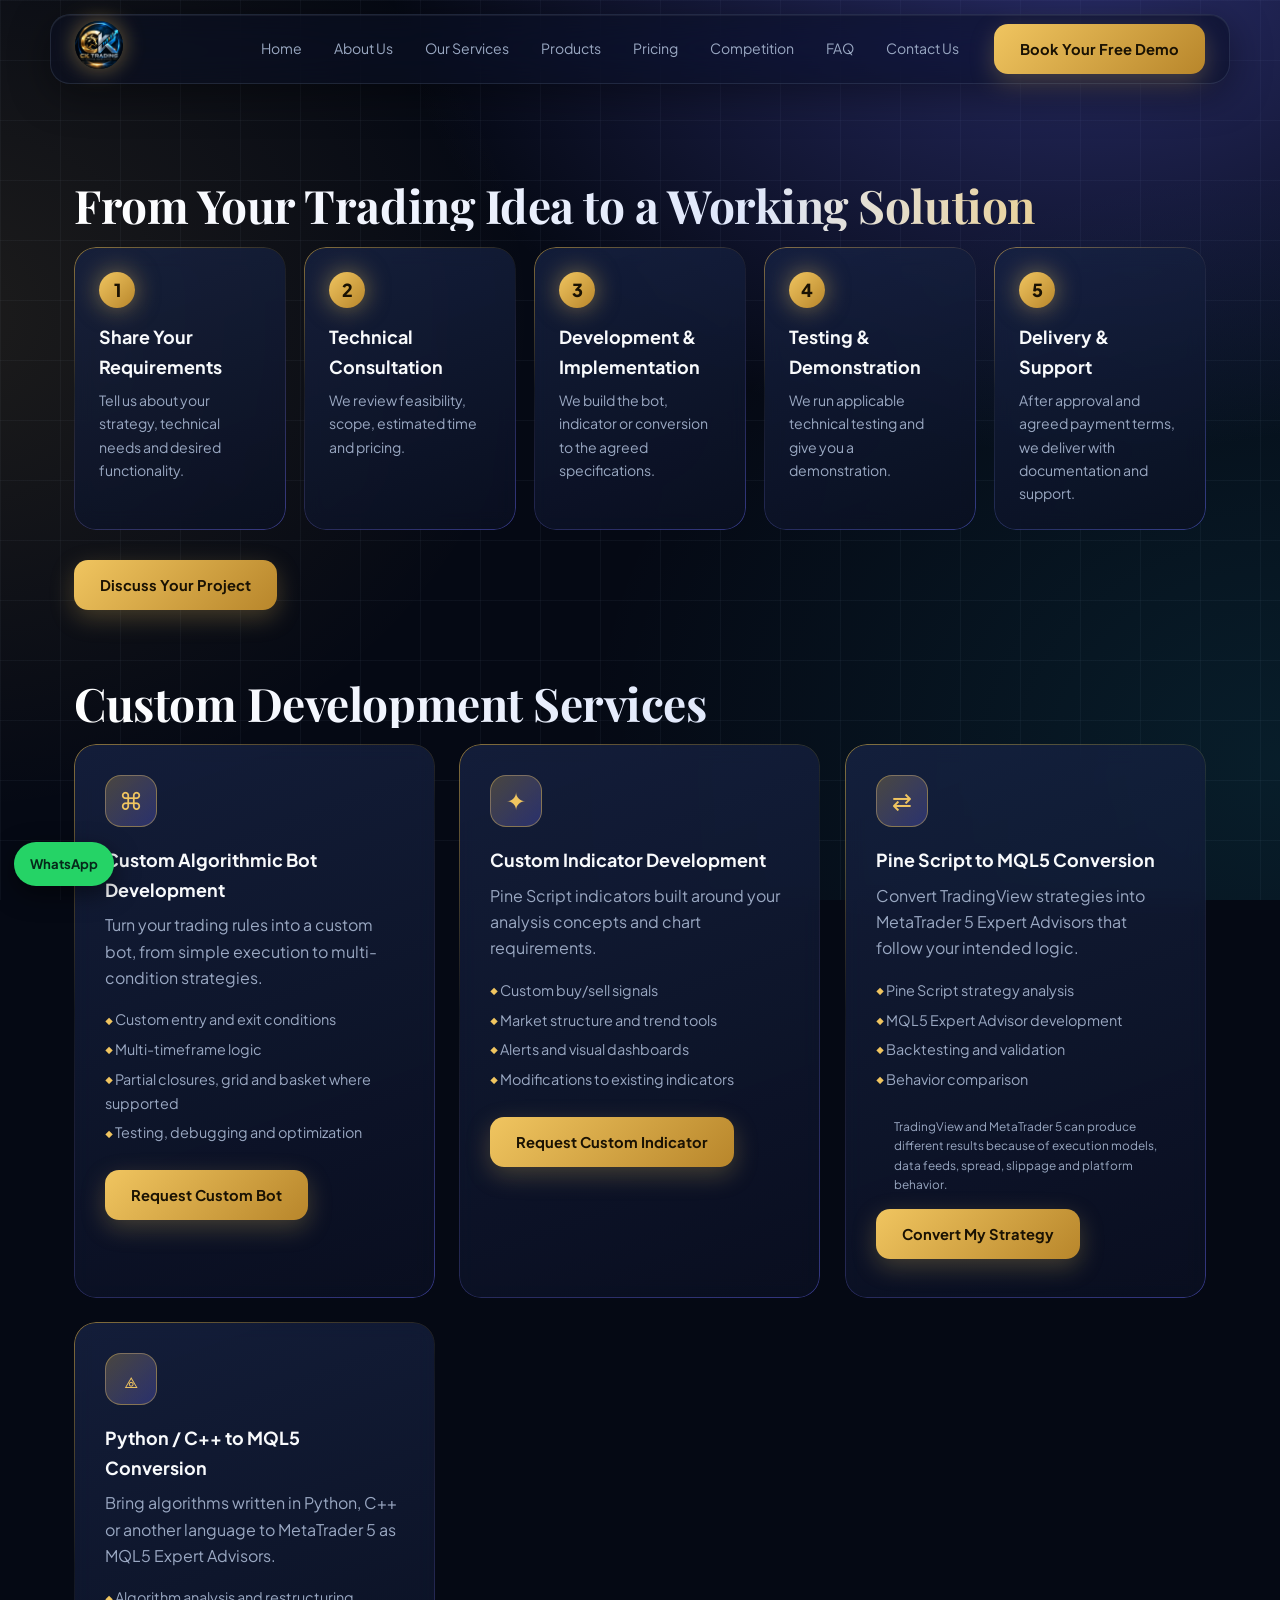
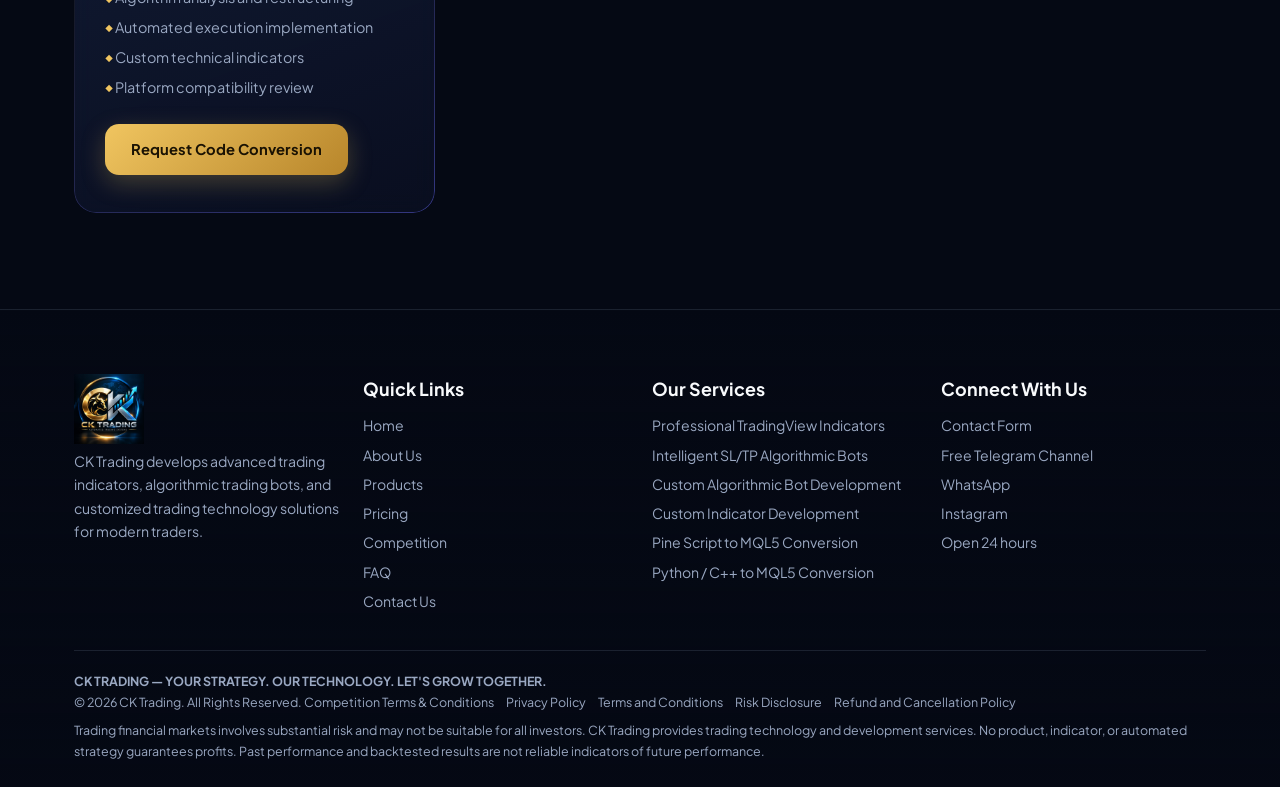
<file: custom.html>
<!doctype html><html lang="en"><head><meta charset="utf-8"><meta name="viewport" content="width=device-width,initial-scale=1"><title>CK Trading | Algorithmic Trading Bots, MT5 EAs & TradingView Indicators</title><meta name="description" content="CK Trading builds TradingView indicators, algorithmic trading bots, custom MT5 Expert Advisors and Pine Script/Python/C++ to MQL5 conversions."><meta property="og:title" content="CK Trading"><meta property="og:image" content="assets/logo.png"><link rel="icon" href="assets/logo.png"><link href="https://fonts.googleapis.com/css2?family=Plus+Jakarta+Sans:wght@400;600;800&family=Playfair+Display:wght@600;700&display=swap" rel="stylesheet"><link rel="stylesheet" href="style.css"></head><body data-p="custom"><script src="app.js" defer></script><script></script></body></html>
</file>
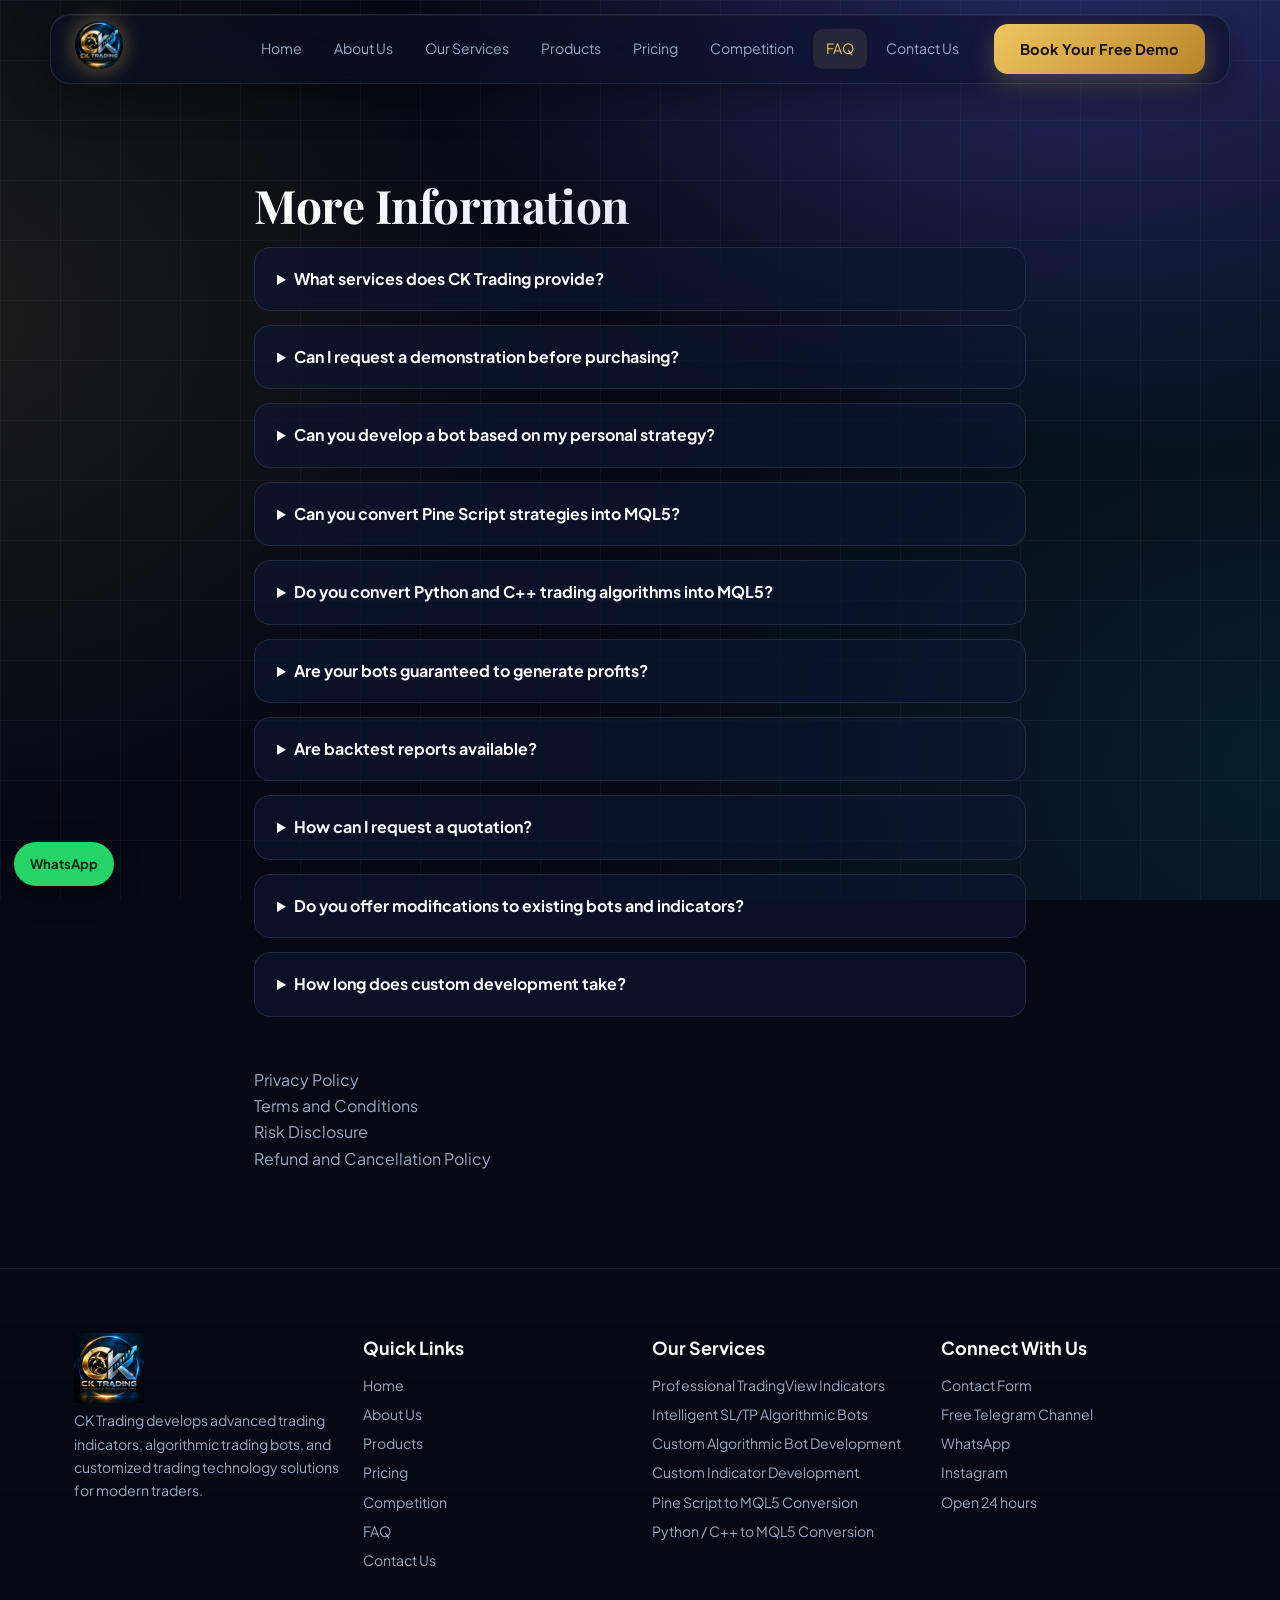
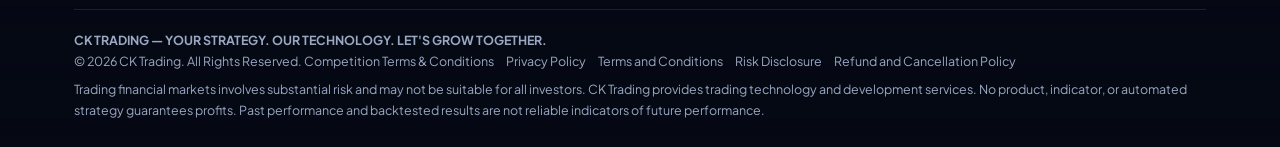
<file: faq.html>
<!doctype html><html lang="en"><head><meta charset="utf-8"><meta name="viewport" content="width=device-width,initial-scale=1"><title>CK Trading | Algorithmic Trading Bots, MT5 EAs & TradingView Indicators</title><meta name="description" content="CK Trading builds TradingView indicators, algorithmic trading bots, custom MT5 Expert Advisors and Pine Script/Python/C++ to MQL5 conversions."><meta property="og:title" content="CK Trading"><meta property="og:image" content="assets/logo.png"><link rel="icon" href="assets/logo.png"><link href="https://fonts.googleapis.com/css2?family=Plus+Jakarta+Sans:wght@400;600;800&family=Playfair+Display:wght@600;700&display=swap" rel="stylesheet"><link rel="stylesheet" href="style.css"></head><body data-p="faq"><script src="app.js" defer></script><script></script></body></html>
</file>
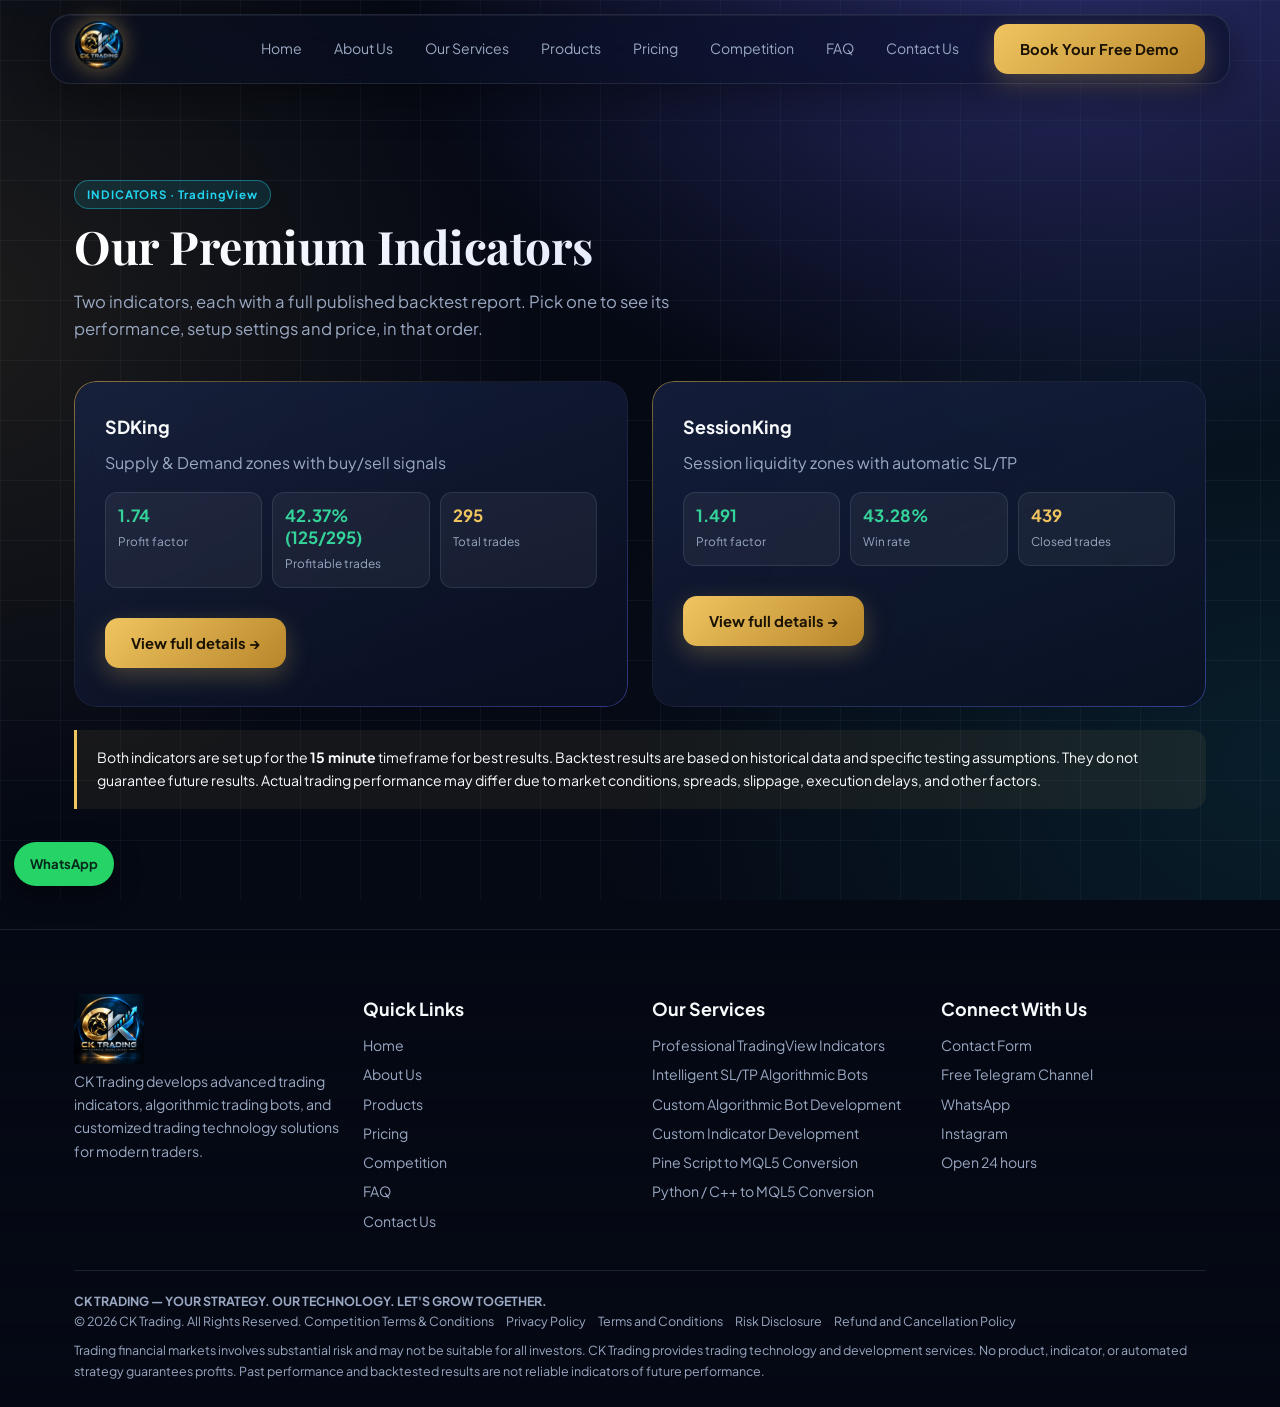
<file: indicators.html>
<!doctype html><html lang="en"><head><meta charset="utf-8"><meta name="viewport" content="width=device-width,initial-scale=1"><title>CK Trading | Algorithmic Trading Bots, MT5 EAs & TradingView Indicators</title><meta name="description" content="CK Trading builds TradingView indicators, algorithmic trading bots, custom MT5 Expert Advisors and Pine Script/Python/C++ to MQL5 conversions."><meta property="og:title" content="CK Trading"><meta property="og:image" content="assets/logo.png"><link rel="icon" href="assets/logo.png"><link href="https://fonts.googleapis.com/css2?family=Plus+Jakarta+Sans:wght@400;600;800&family=Playfair+Display:wght@600;700&display=swap" rel="stylesheet"><link rel="stylesheet" href="style.css"></head><body data-p="indicators"><script src="app.js" defer></script><script></script></body></html>
</file>
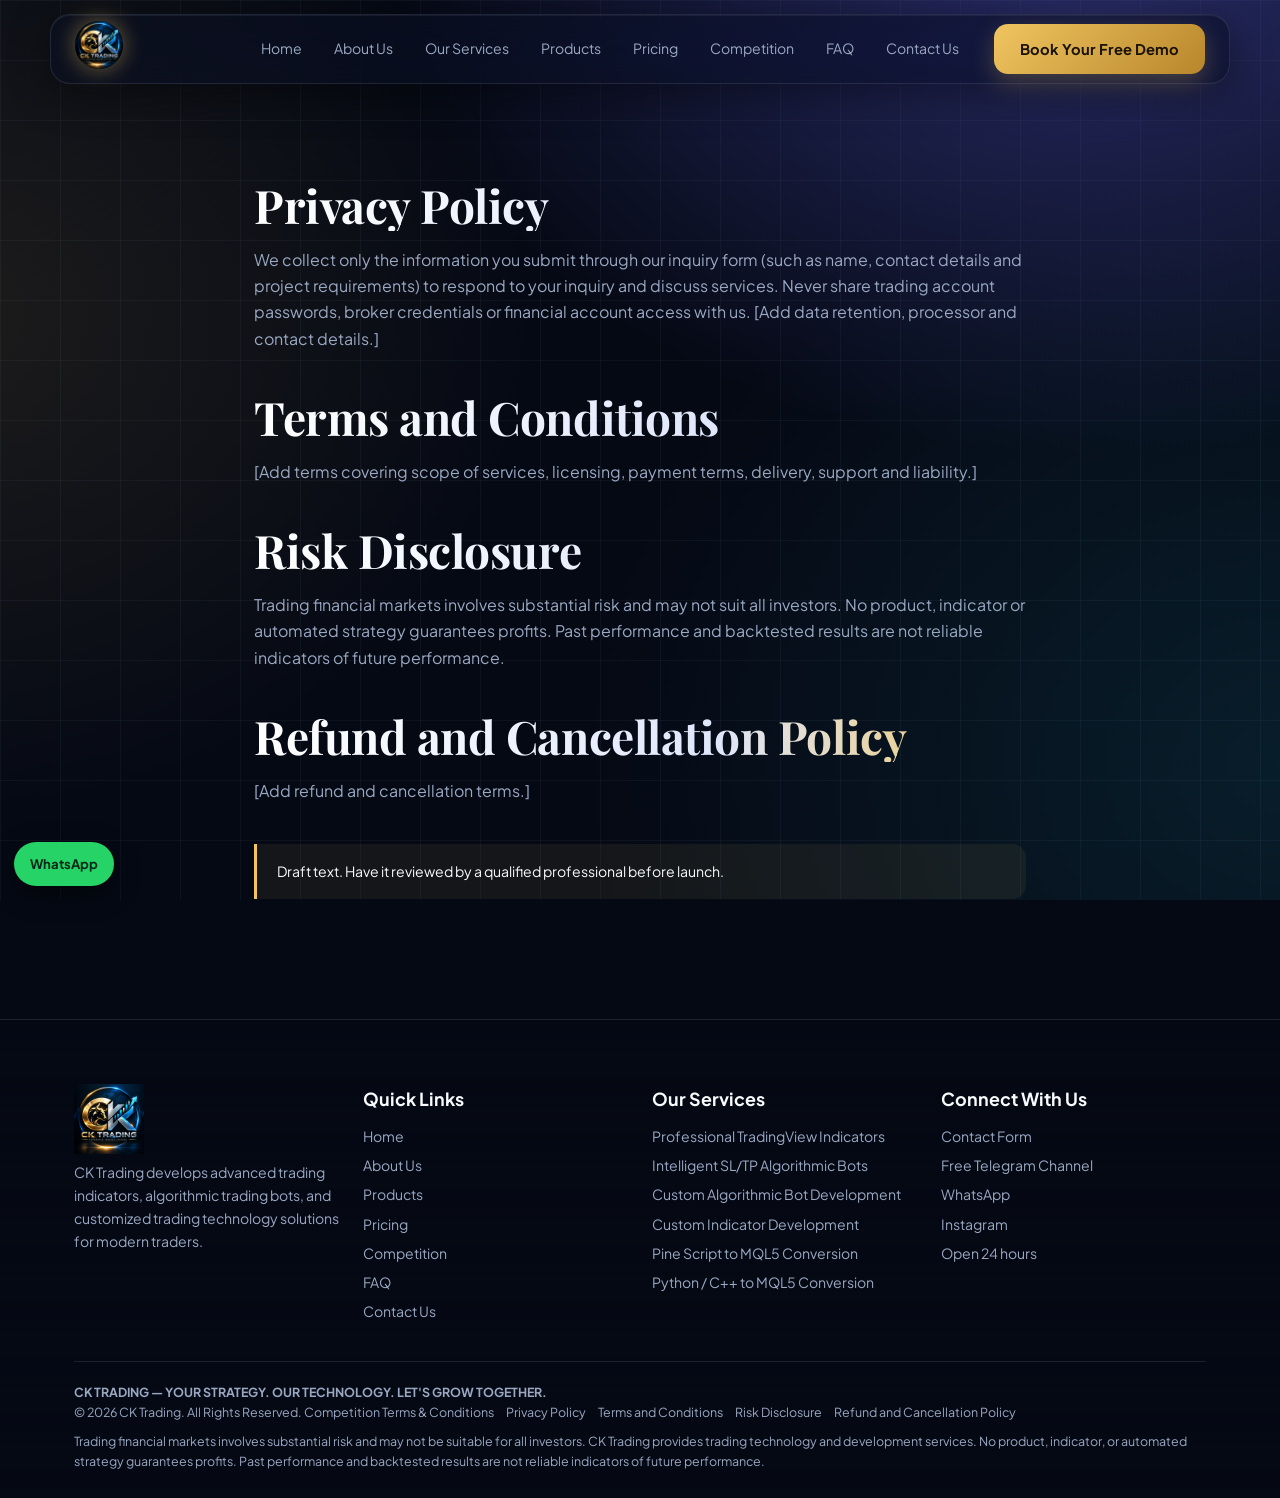
<file: legal.html>
<!doctype html><html lang="en"><head><meta charset="utf-8"><meta name="viewport" content="width=device-width,initial-scale=1"><title>CK Trading | Algorithmic Trading Bots, MT5 EAs & TradingView Indicators</title><meta name="description" content="CK Trading builds TradingView indicators, algorithmic trading bots, custom MT5 Expert Advisors and Pine Script/Python/C++ to MQL5 conversions."><meta property="og:title" content="CK Trading"><meta property="og:image" content="assets/logo.png"><link rel="icon" href="assets/logo.png"><link href="https://fonts.googleapis.com/css2?family=Plus+Jakarta+Sans:wght@400;600;800&family=Playfair+Display:wght@600;700&display=swap" rel="stylesheet"><link rel="stylesheet" href="style.css"></head><body data-p="legal"><script src="app.js" defer></script><script></script></body></html>
</file>
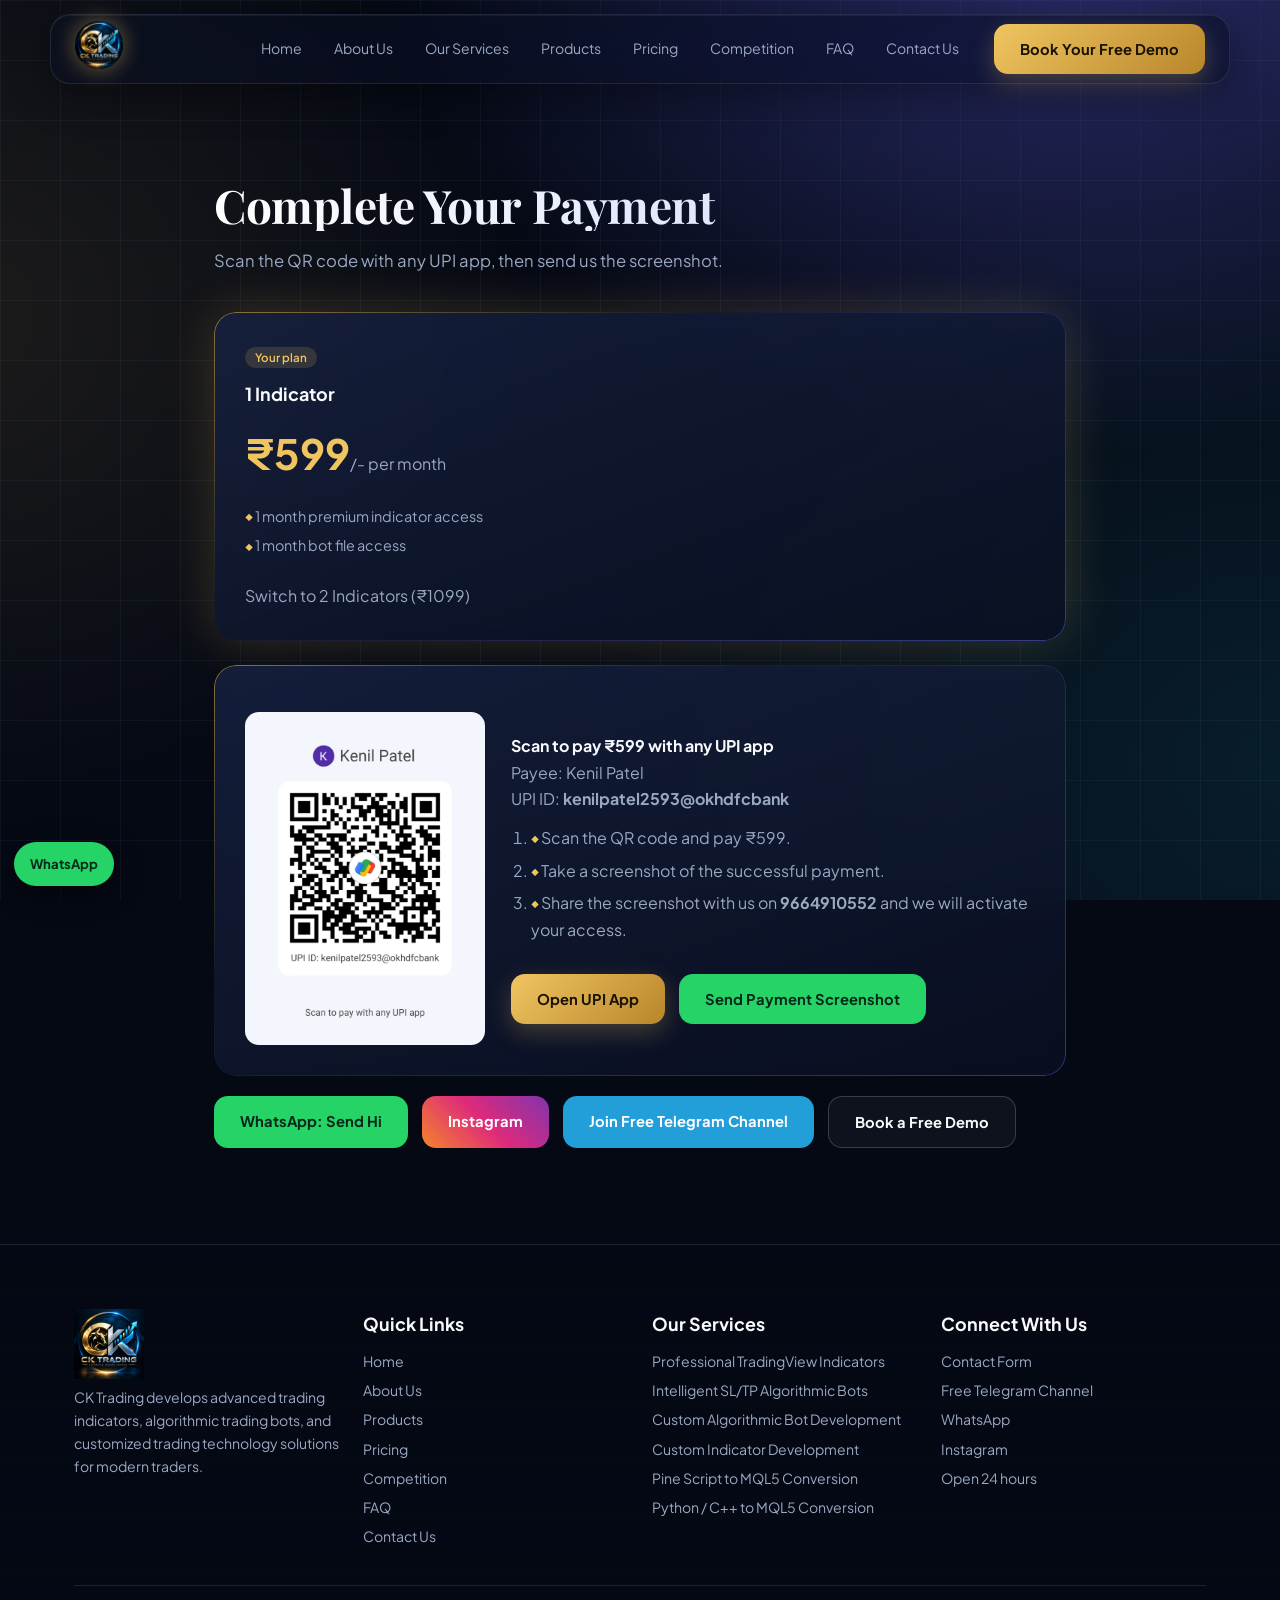
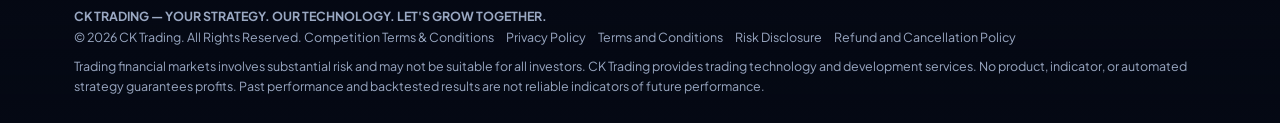
<file: payment.html>
<!doctype html><html lang="en"><head><meta charset="utf-8"><meta name="viewport" content="width=device-width,initial-scale=1"><title>CK Trading | Algorithmic Trading Bots, MT5 EAs & TradingView Indicators</title><meta name="description" content="CK Trading builds TradingView indicators, algorithmic trading bots, custom MT5 Expert Advisors and Pine Script/Python/C++ to MQL5 conversions."><meta property="og:title" content="CK Trading"><meta property="og:image" content="assets/logo.png"><link rel="icon" href="assets/logo.png"><link href="https://fonts.googleapis.com/css2?family=Plus+Jakarta+Sans:wght@400;600;800&family=Playfair+Display:wght@600;700&display=swap" rel="stylesheet"><link rel="stylesheet" href="style.css"></head><body data-p="payment"><script src="app.js" defer></script><script></script></body></html>
</file>
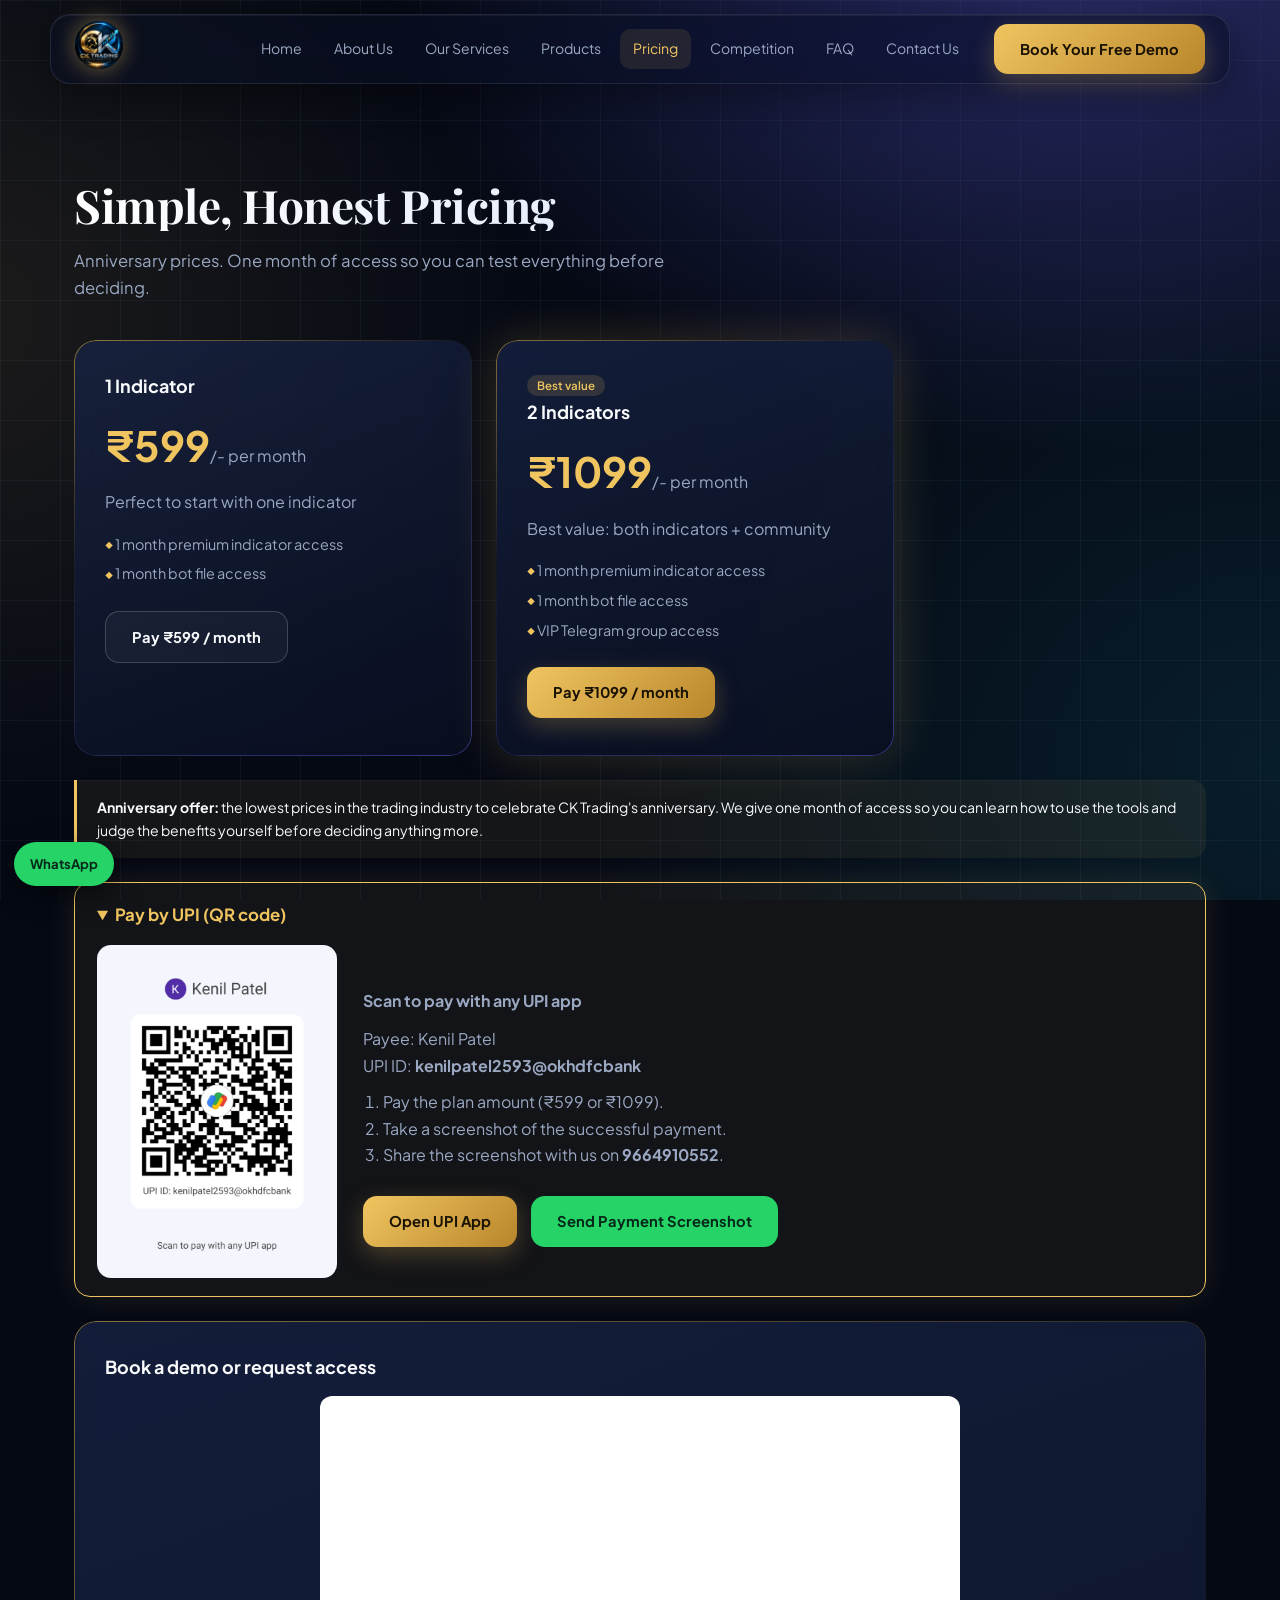
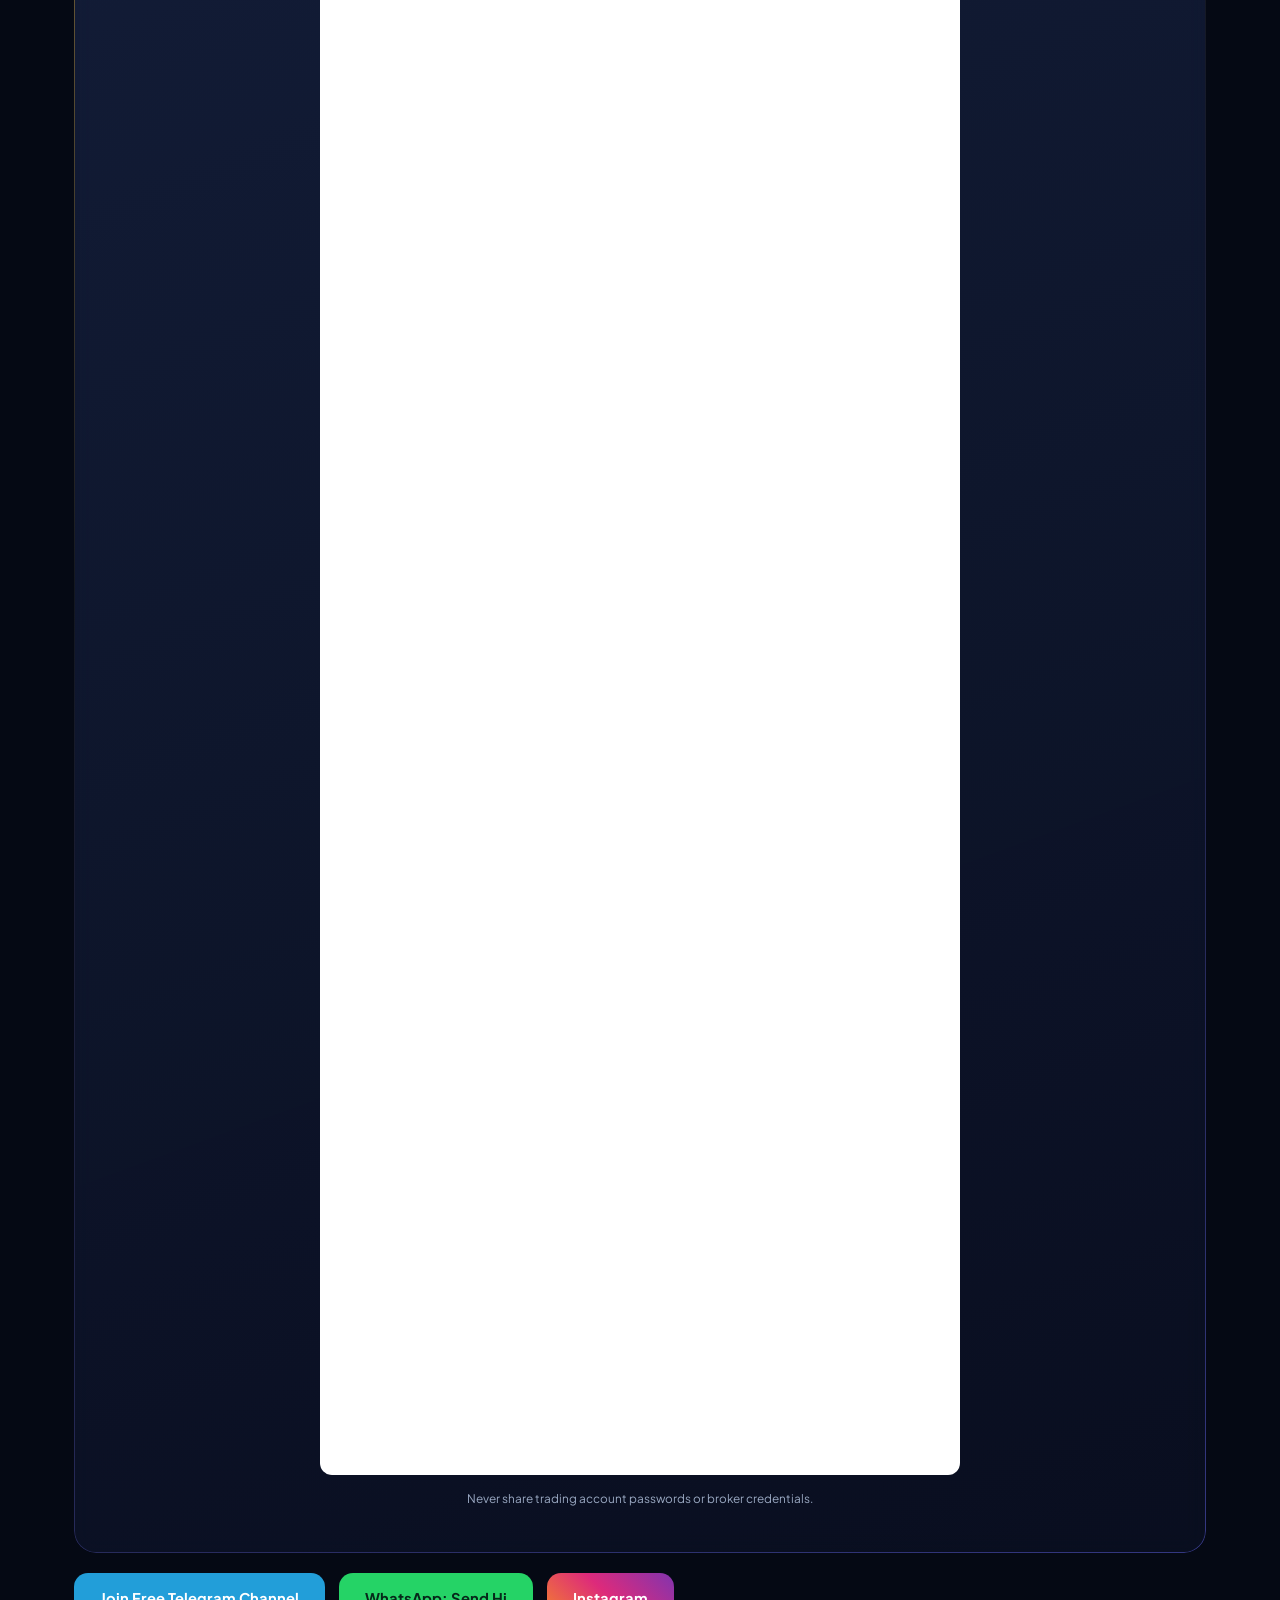
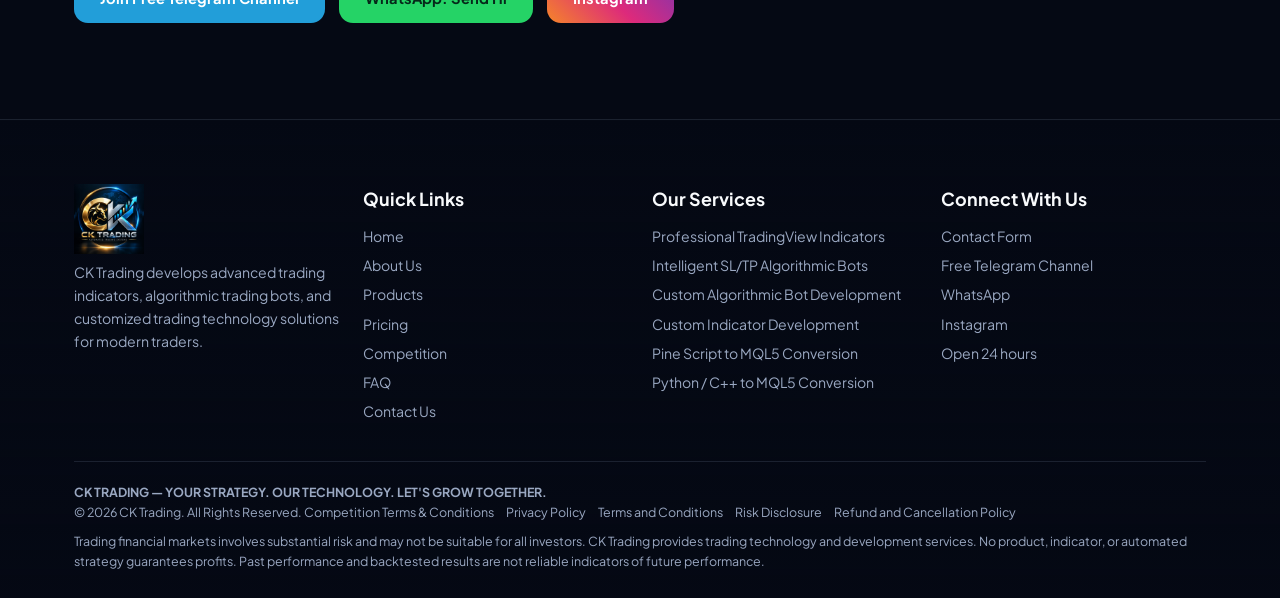
<file: pricing.html>
<!doctype html><html lang="en"><head><meta charset="utf-8"><meta name="viewport" content="width=device-width,initial-scale=1"><title>CK Trading | Algorithmic Trading Bots, MT5 EAs & TradingView Indicators</title><meta name="description" content="CK Trading builds TradingView indicators, algorithmic trading bots, custom MT5 Expert Advisors and Pine Script/Python/C++ to MQL5 conversions."><meta property="og:title" content="CK Trading"><meta property="og:image" content="assets/logo.png"><link rel="icon" href="assets/logo.png"><link href="https://fonts.googleapis.com/css2?family=Plus+Jakarta+Sans:wght@400;600;800&family=Playfair+Display:wght@600;700&display=swap" rel="stylesheet"><link rel="stylesheet" href="style.css"></head><body data-p="pricing"><script src="app.js" defer></script><script></script></body></html>
</file>
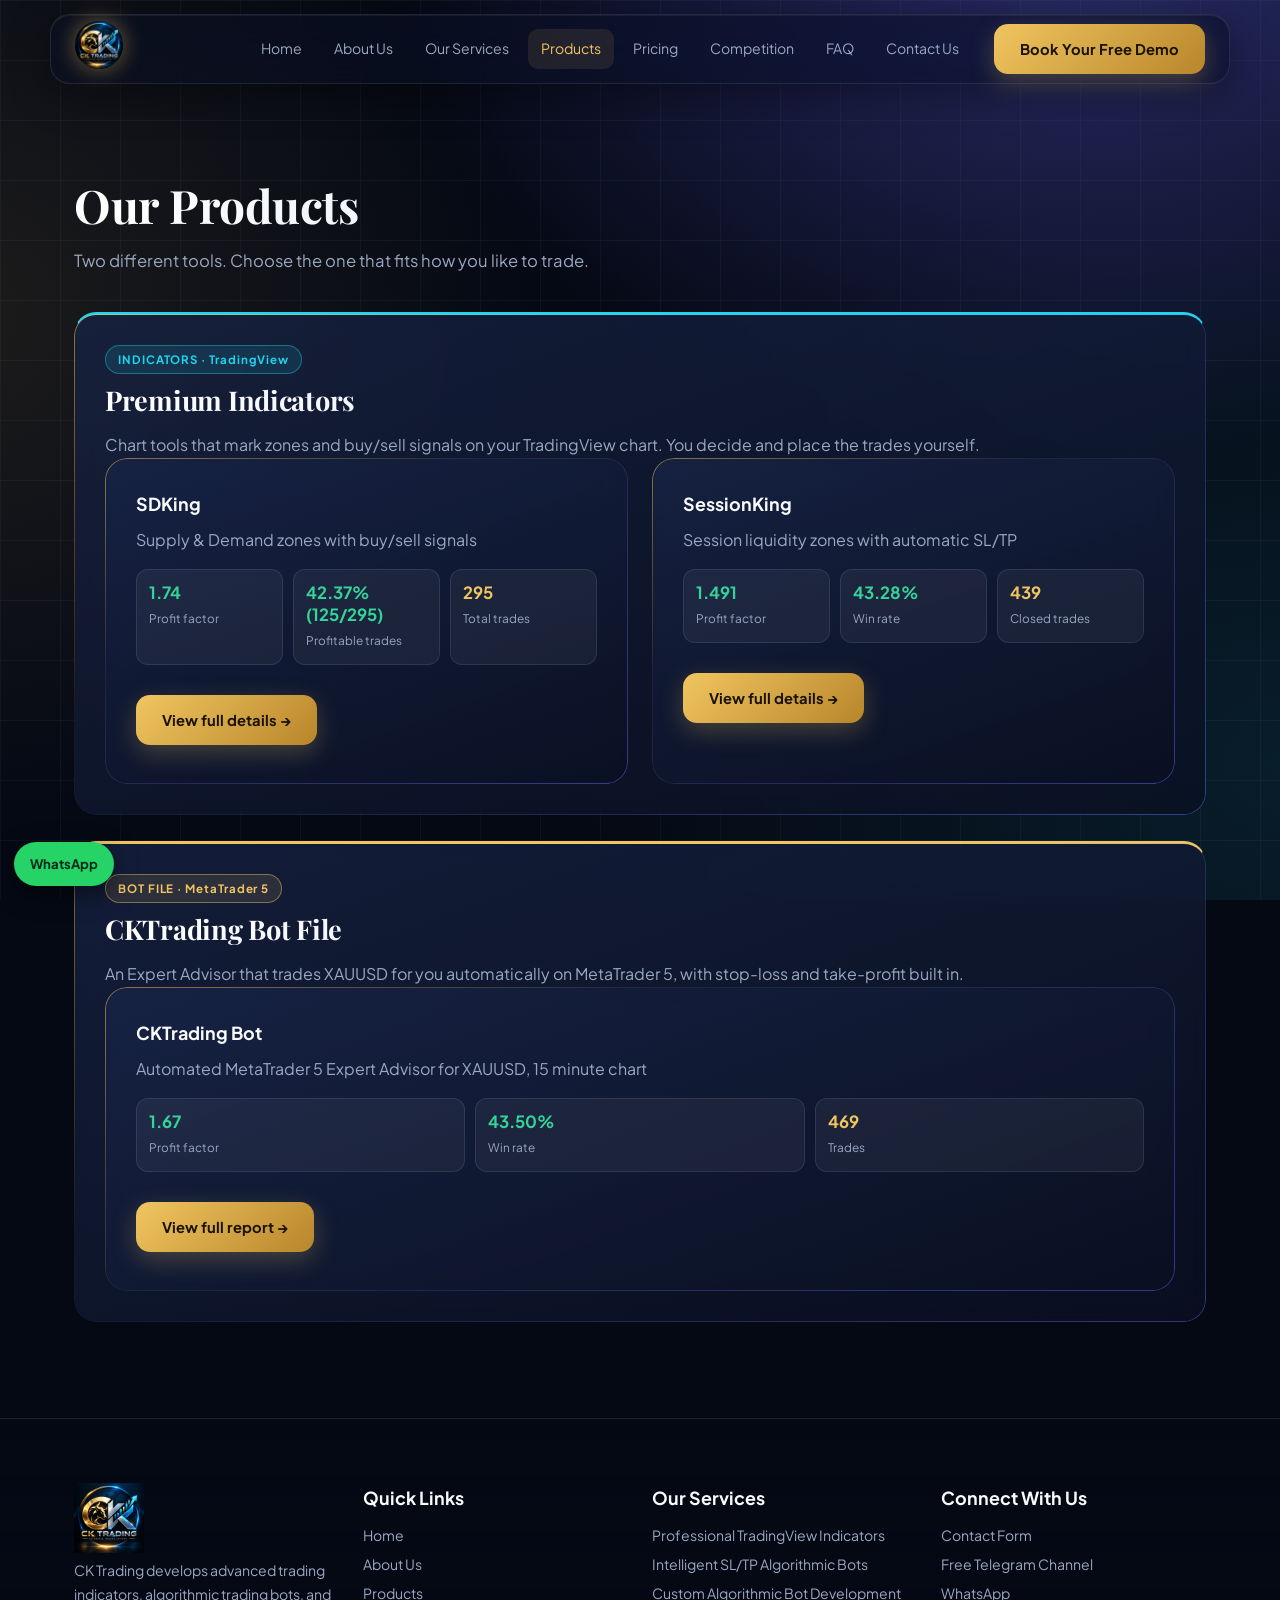
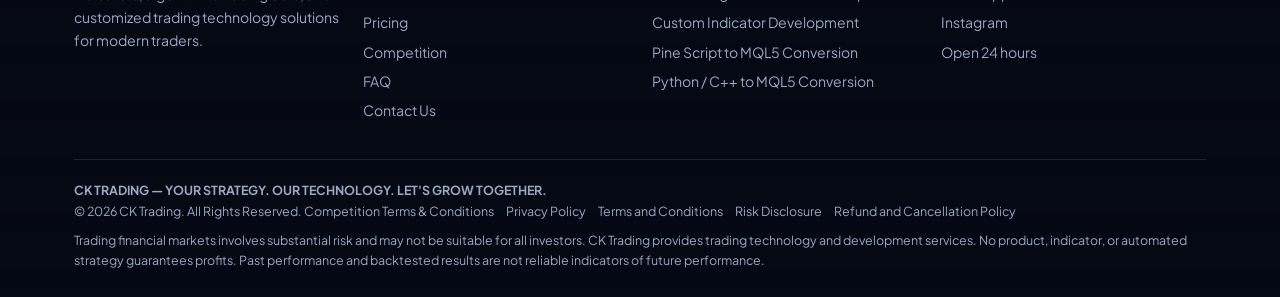
<file: products.html>
<!doctype html><html lang="en"><head><meta charset="utf-8"><meta name="viewport" content="width=device-width,initial-scale=1"><title>CK Trading | Algorithmic Trading Bots, MT5 EAs & TradingView Indicators</title><meta name="description" content="CK Trading builds TradingView indicators, algorithmic trading bots, custom MT5 Expert Advisors and Pine Script/Python/C++ to MQL5 conversions."><meta property="og:title" content="CK Trading"><meta property="og:image" content="assets/logo.png"><link rel="icon" href="assets/logo.png"><link href="https://fonts.googleapis.com/css2?family=Plus+Jakarta+Sans:wght@400;600;800&family=Playfair+Display:wght@600;700&display=swap" rel="stylesheet"><link rel="stylesheet" href="style.css"></head><body data-p="products"><script src="app.js" defer></script><script></script></body></html>
</file>
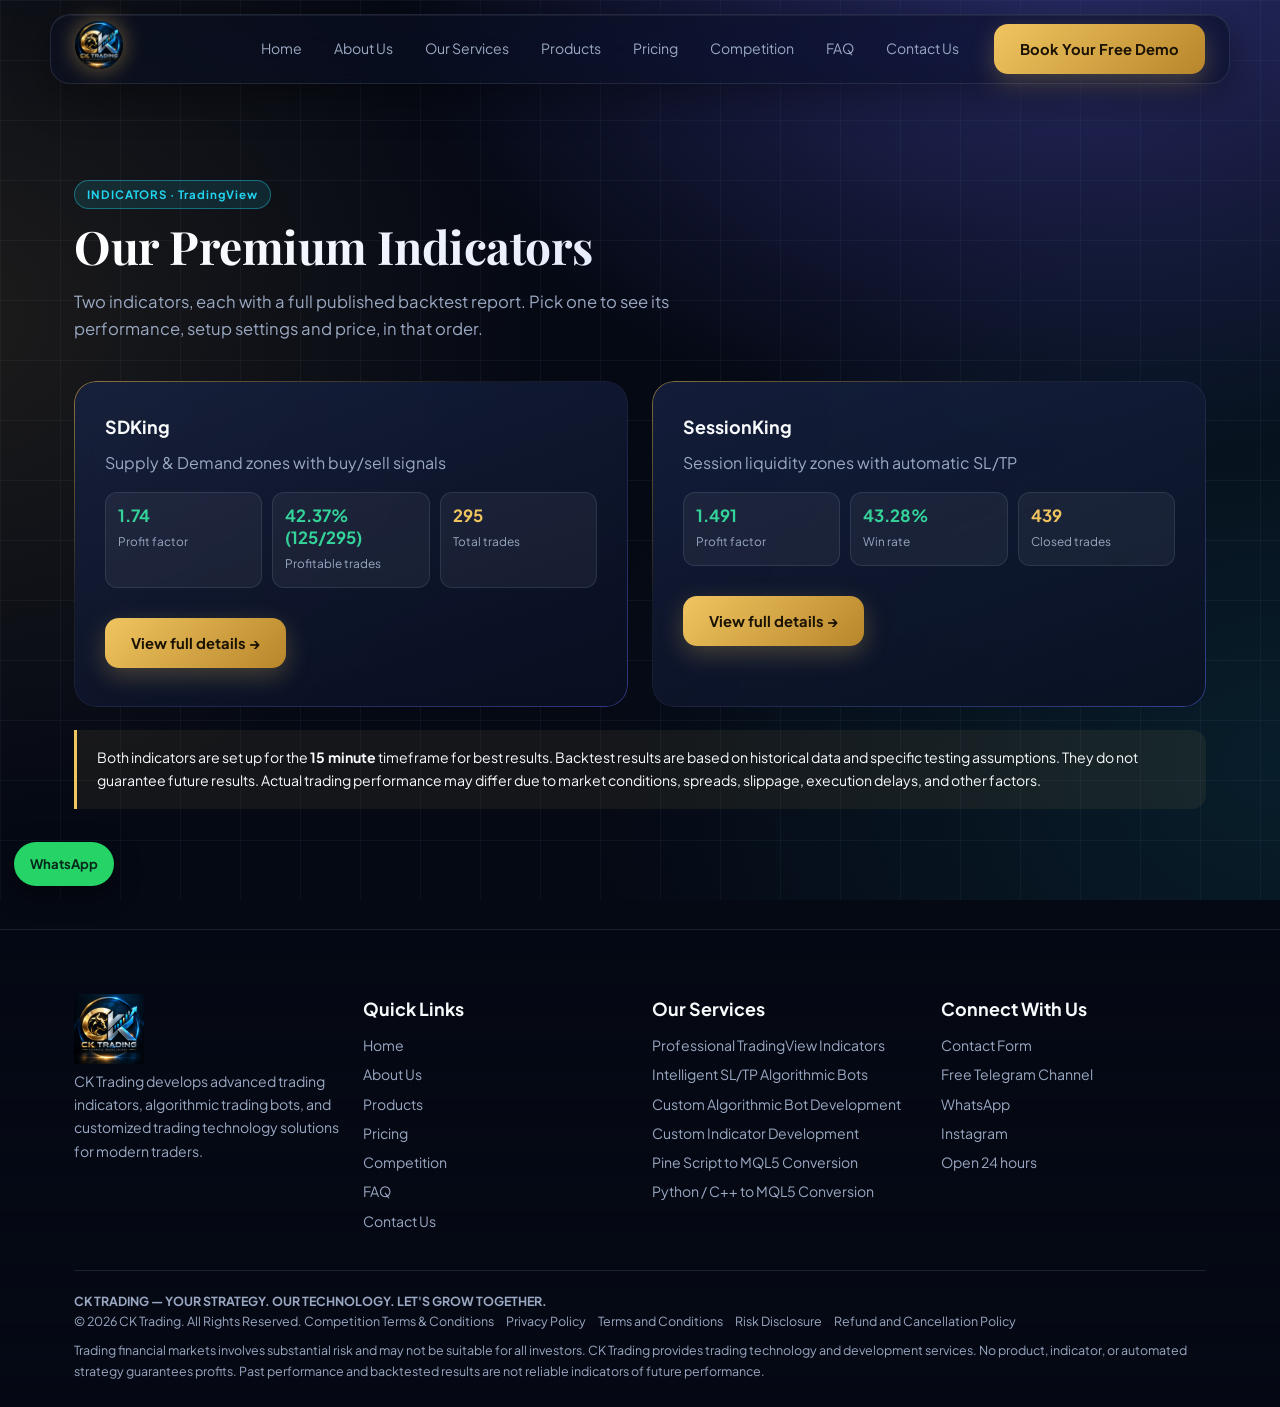
<file: reports.html>
<!doctype html><html lang="en"><head><meta charset="utf-8"><meta name="viewport" content="width=device-width,initial-scale=1"><title>CK Trading | Algorithmic Trading Bots, MT5 EAs & TradingView Indicators</title><meta name="description" content="CK Trading builds TradingView indicators, algorithmic trading bots, custom MT5 Expert Advisors and Pine Script/Python/C++ to MQL5 conversions."><meta property="og:title" content="CK Trading"><meta property="og:image" content="assets/logo.png"><link rel="icon" href="assets/logo.png"><link href="https://fonts.googleapis.com/css2?family=Plus+Jakarta+Sans:wght@400;600;800&family=Playfair+Display:wght@600;700&display=swap" rel="stylesheet"><link rel="stylesheet" href="style.css"></head><body data-p="reports"><script src="app.js" defer></script><script></script></body></html>
</file>
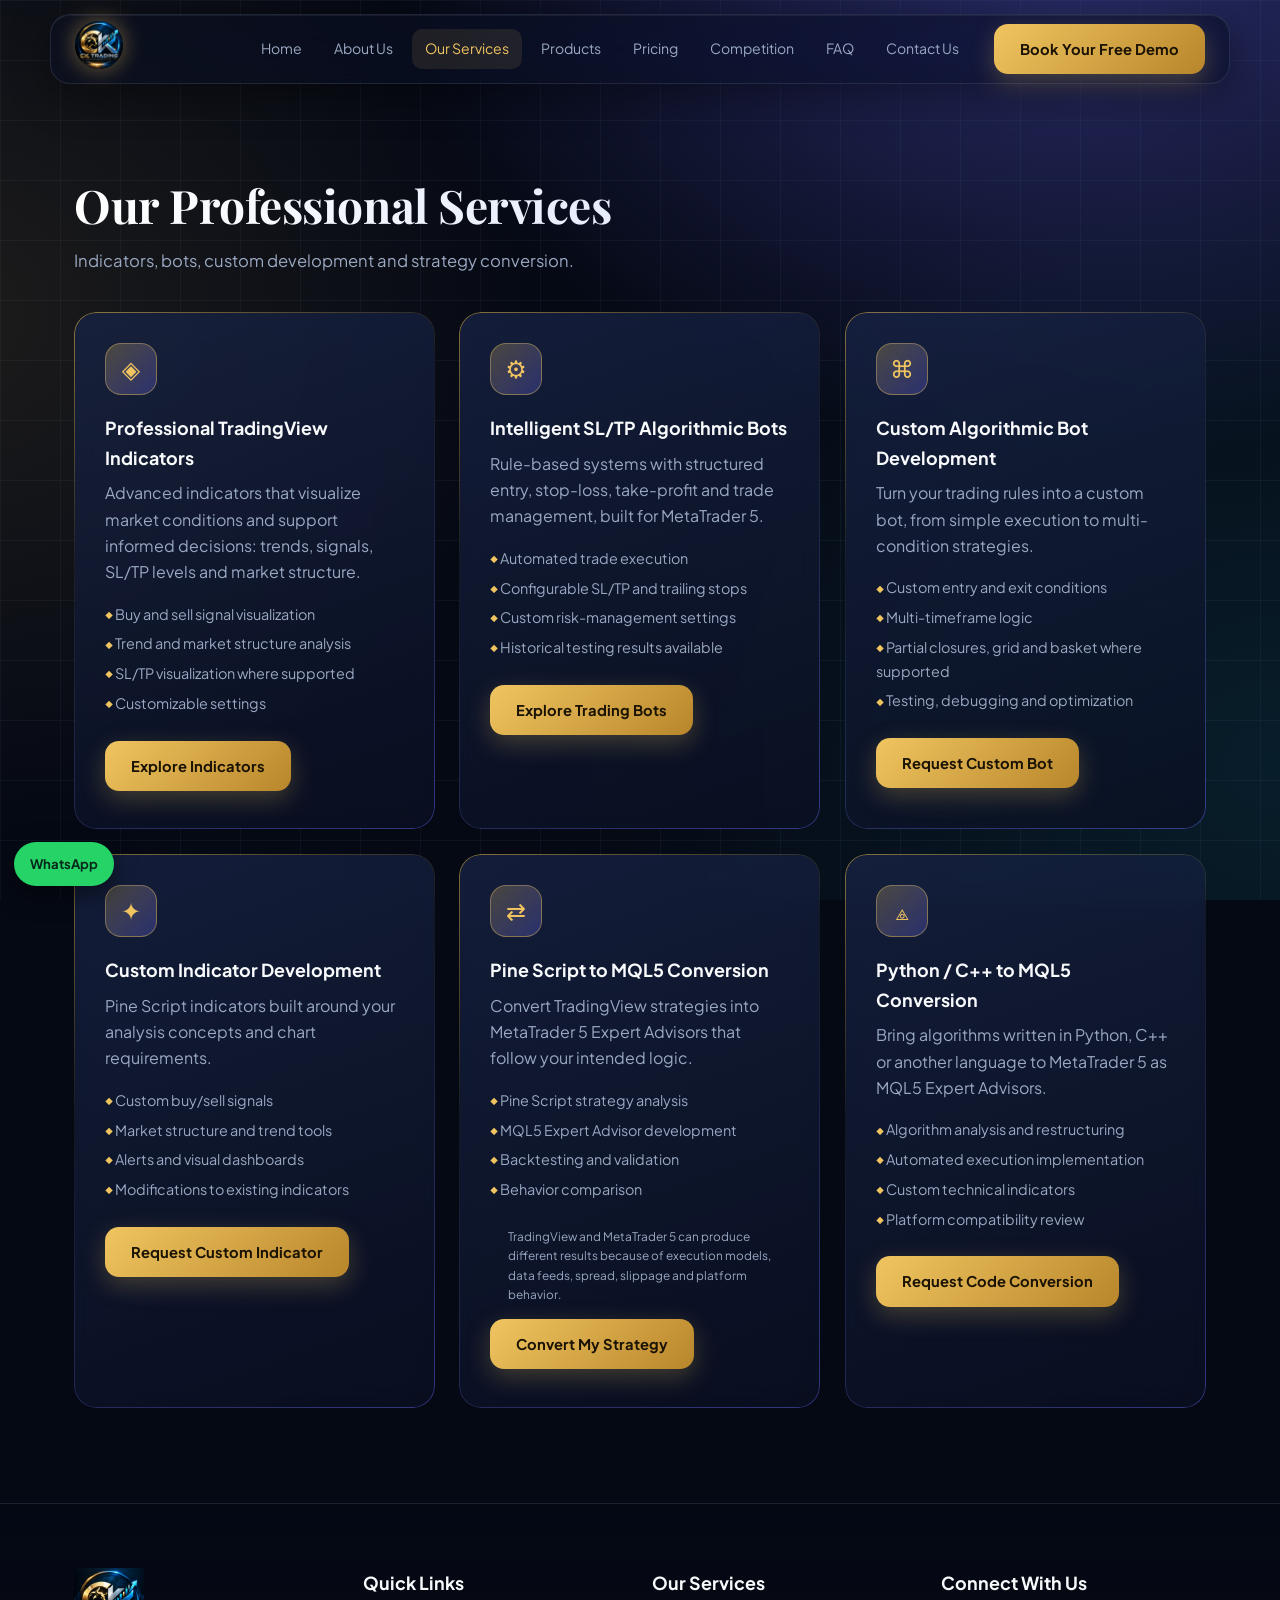
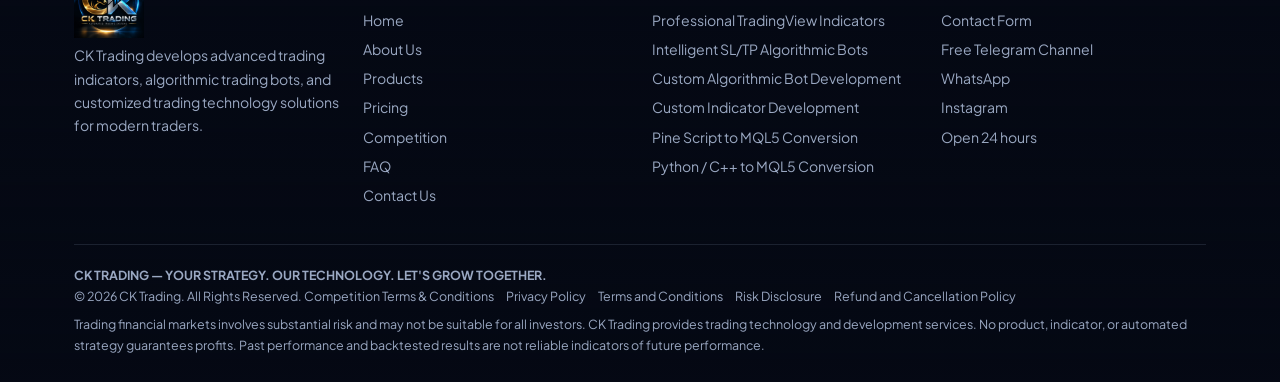
<file: services.html>
<!doctype html><html lang="en"><head><meta charset="utf-8"><meta name="viewport" content="width=device-width,initial-scale=1"><title>CK Trading | Algorithmic Trading Bots, MT5 EAs & TradingView Indicators</title><meta name="description" content="CK Trading builds TradingView indicators, algorithmic trading bots, custom MT5 Expert Advisors and Pine Script/Python/C++ to MQL5 conversions."><meta property="og:title" content="CK Trading"><meta property="og:image" content="assets/logo.png"><link rel="icon" href="assets/logo.png"><link href="https://fonts.googleapis.com/css2?family=Plus+Jakarta+Sans:wght@400;600;800&family=Playfair+Display:wght@600;700&display=swap" rel="stylesheet"><link rel="stylesheet" href="style.css"></head><body data-p="services"><script src="app.js" defer></script><script></script></body></html>
</file>
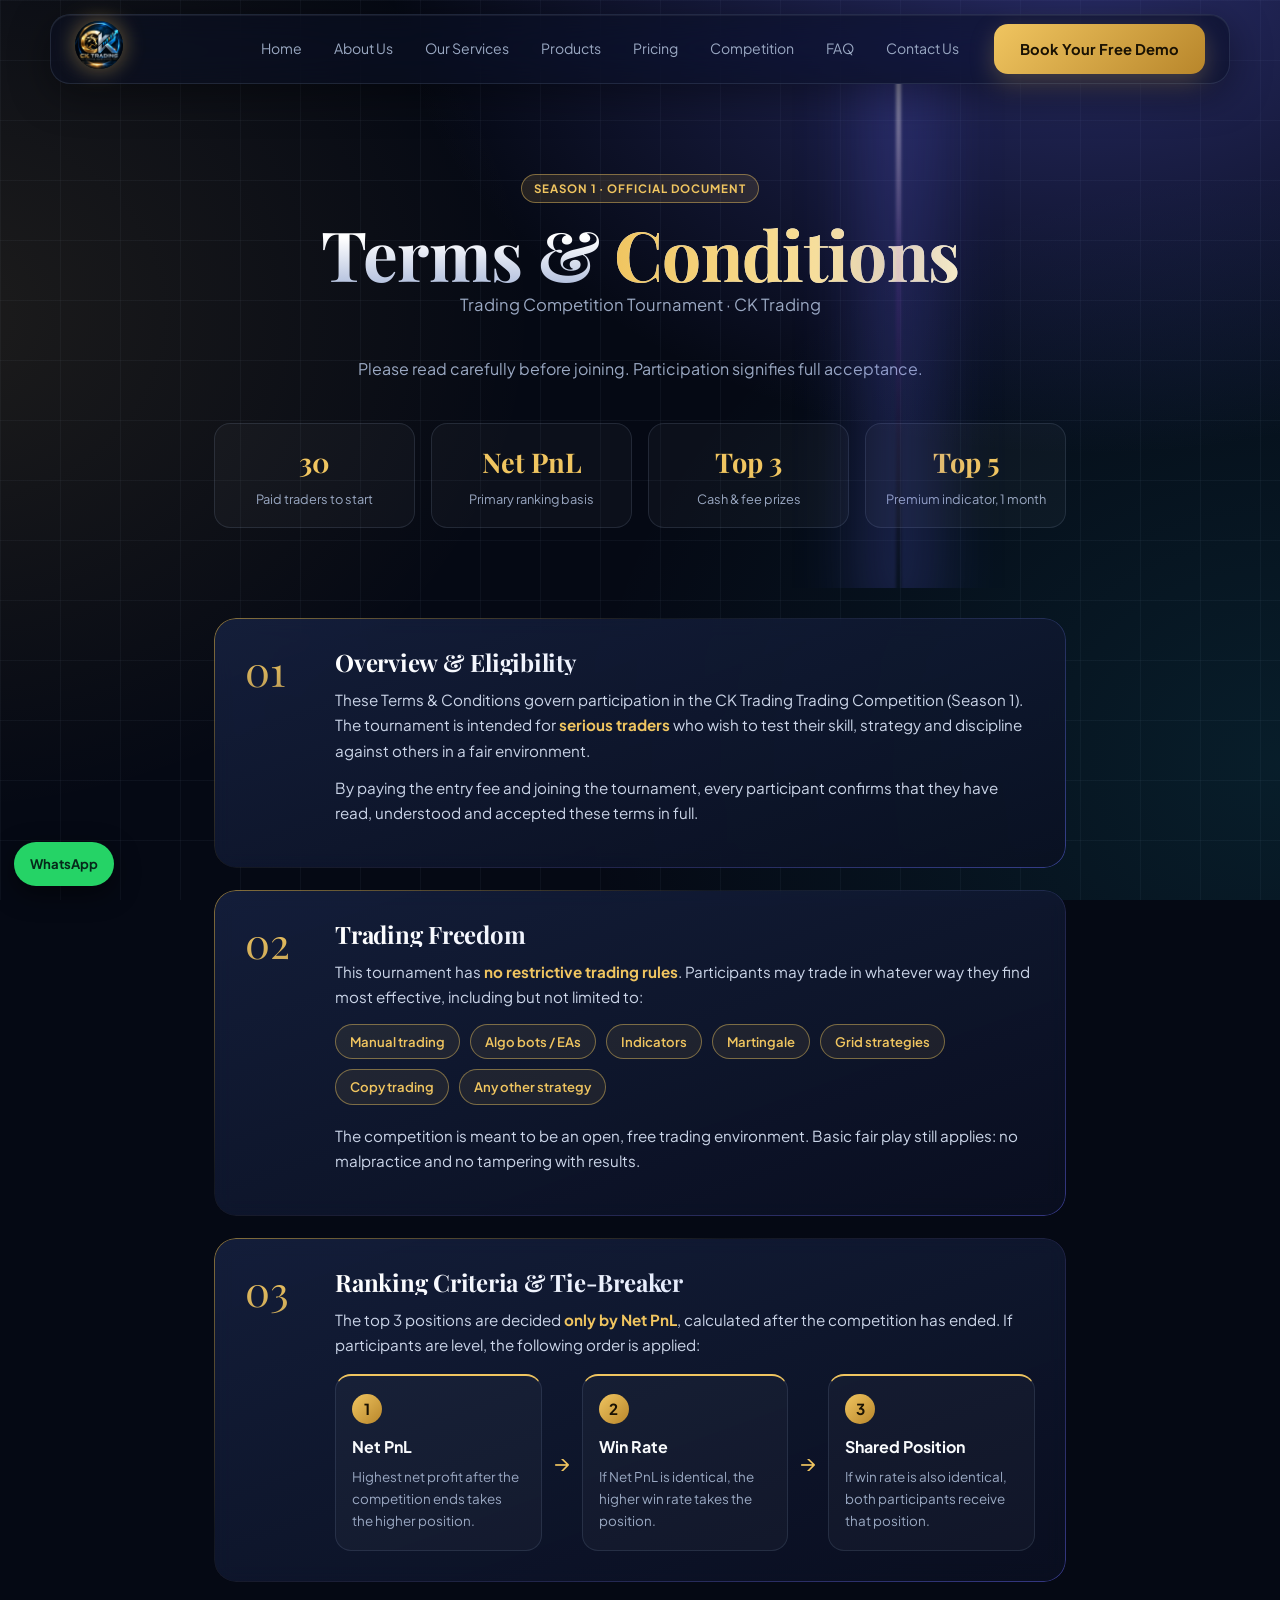
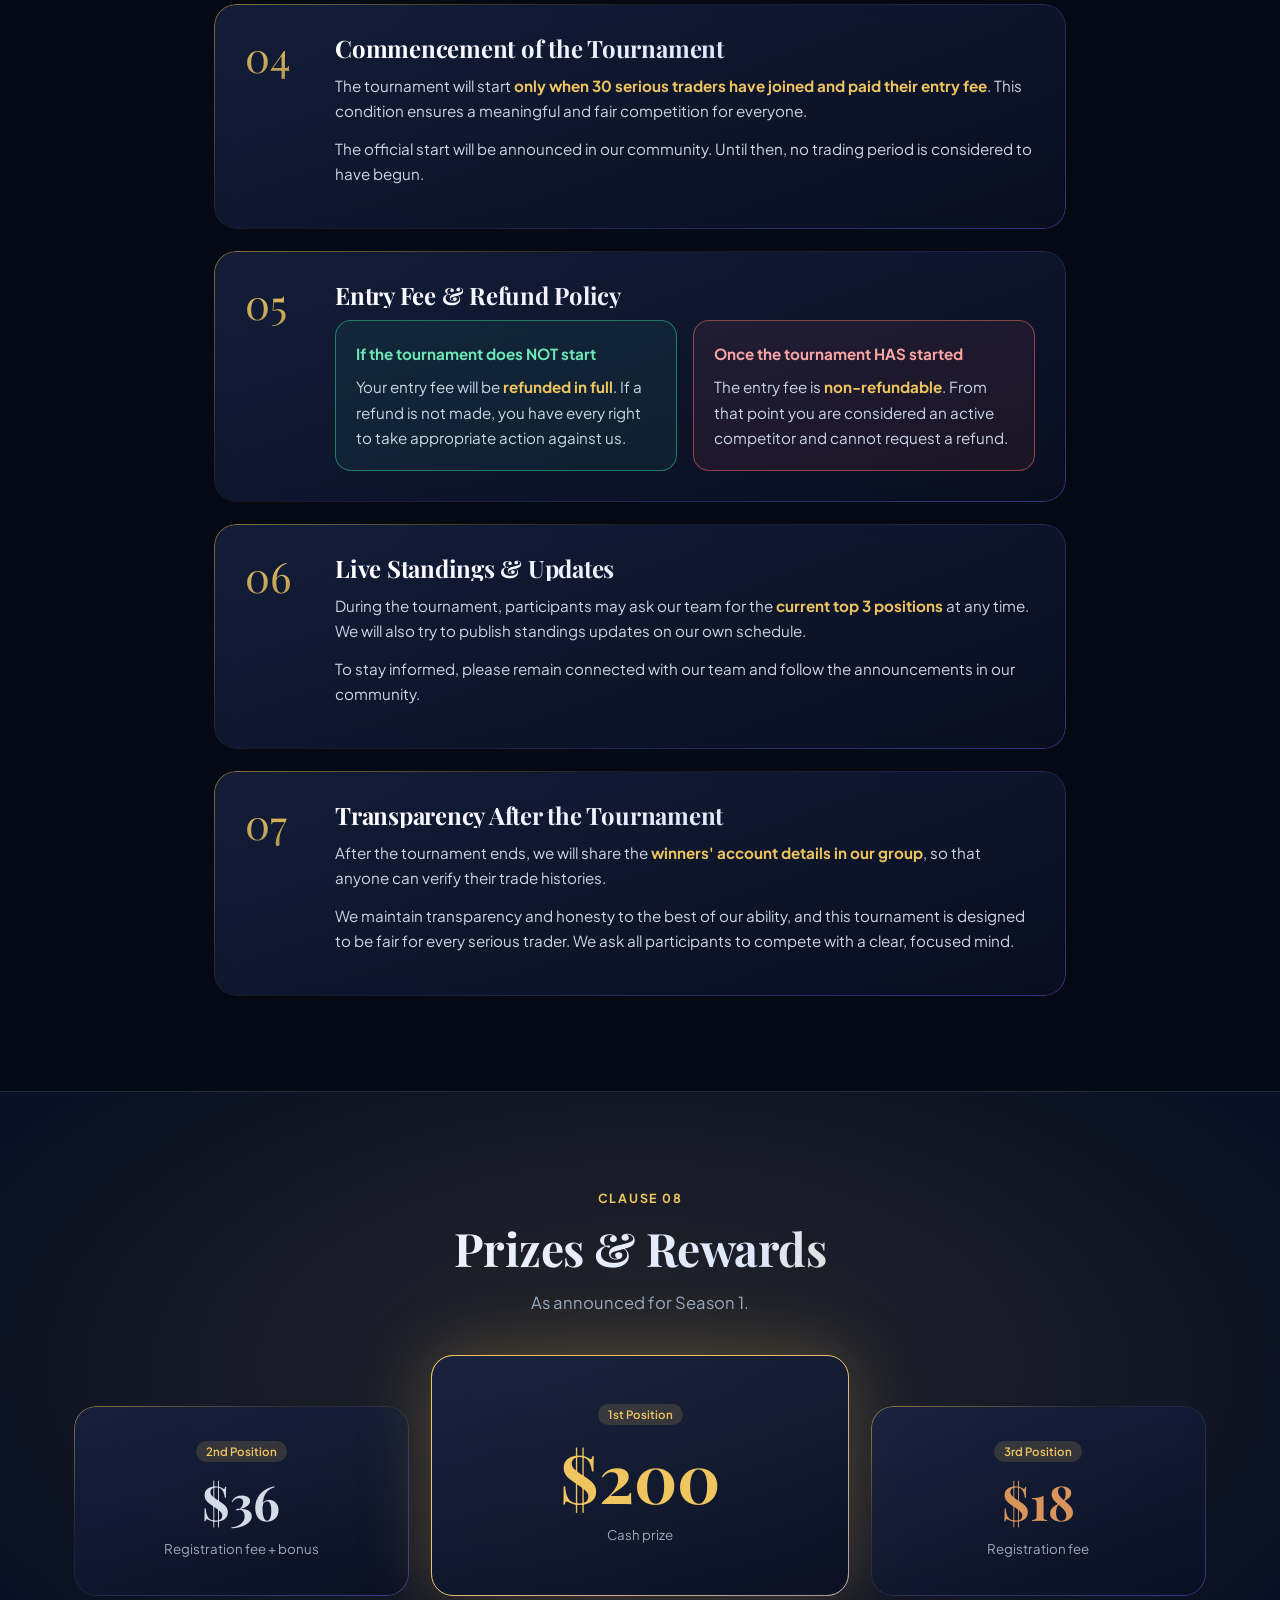
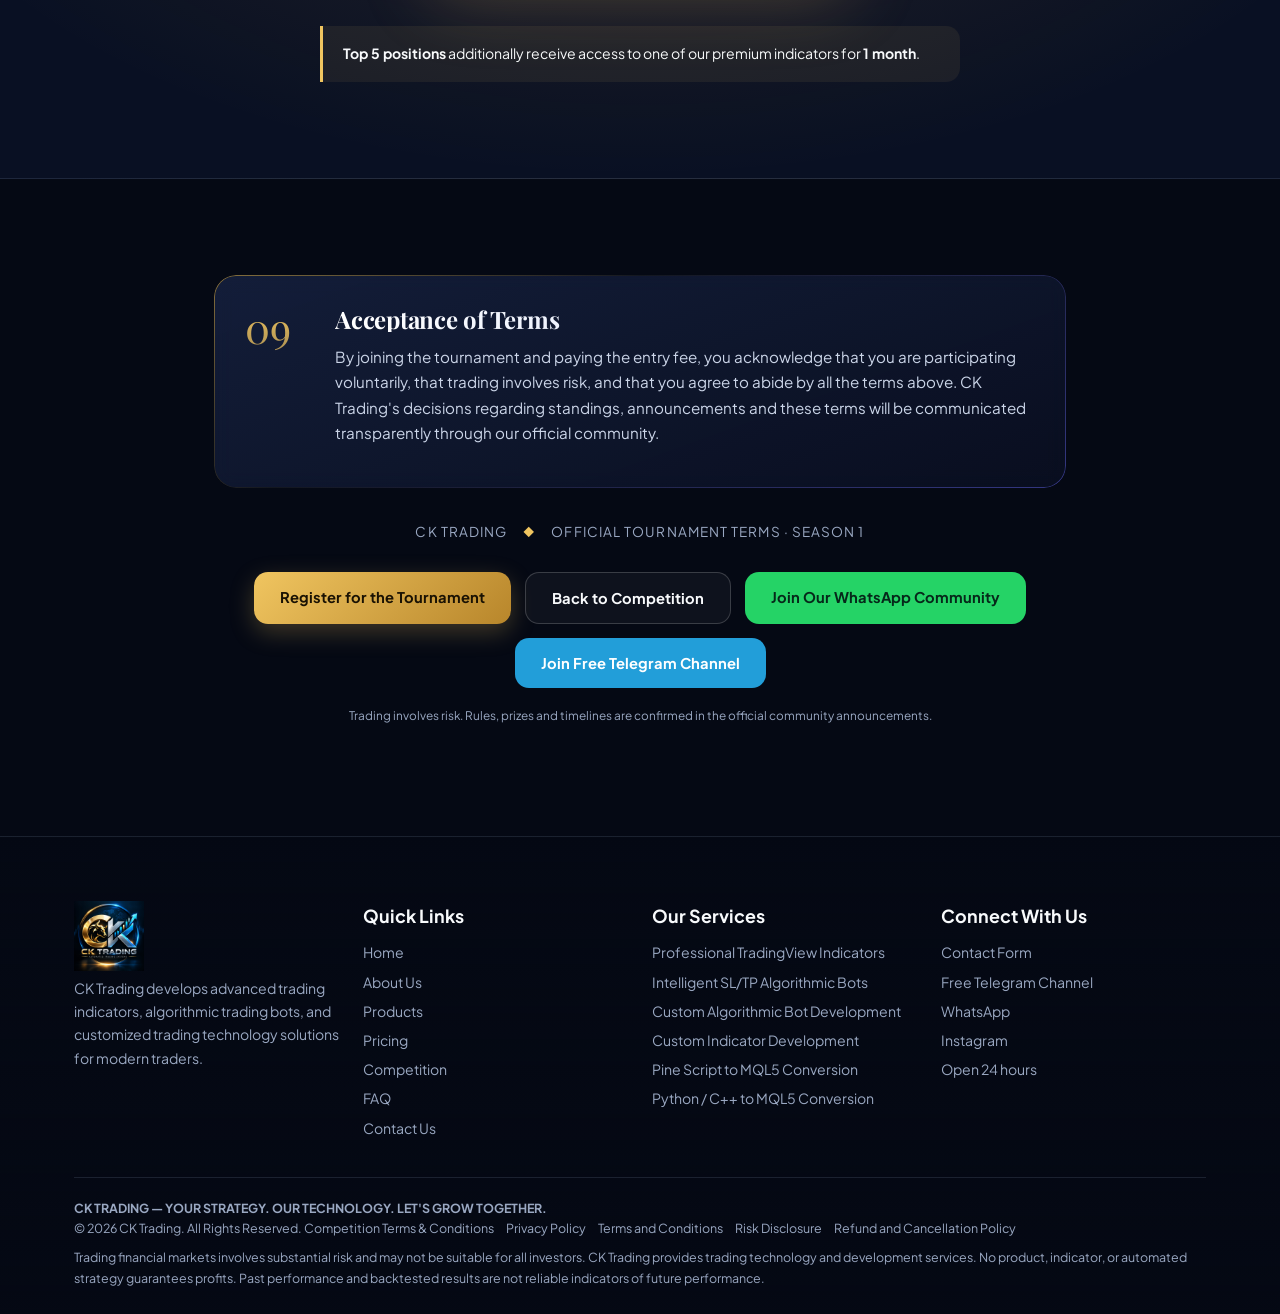
<file: terms.html>
<!doctype html><html lang="en"><head><meta charset="utf-8"><meta name="viewport" content="width=device-width,initial-scale=1"><title>Terms &amp; Conditions | CK Trading Trading Competition</title><meta name="description" content="Official Terms &amp; Conditions for the CK Trading Trading Competition Season 1: ranking, refund policy, prizes and transparency."><meta property="og:title" content="CK Trading"><meta property="og:image" content="assets/logo.png"><link rel="icon" href="assets/logo.png"><link href="https://fonts.googleapis.com/css2?family=Plus+Jakarta+Sans:wght@400;600;800&family=Playfair+Display:wght@600;700&display=swap" rel="stylesheet"><link rel="stylesheet" href="style.css"></head><body data-p="terms"><script src="app.js" defer></script><script></script></body></html>
</file>
<file: style.css>
:root{--bg:#050914;--bg2:#0d1630;--blue:#3B82F6;--cyan:#22D3EE;--vio:#8B5CF6;--gold:#F0C560;--gold2:#B8862B;--tx:#F8FAFC;--mut:#9AA8C2;--line:rgba(160,180,220,.14)}
*{box-sizing:border-box;margin:0}html{scroll-behavior:smooth}
body{font-family:'Plus Jakarta Sans',system-ui,sans-serif;background:var(--bg);color:var(--tx);line-height:1.65;overflow-x:hidden}
body:before{content:"";position:fixed;inset:0;z-index:-1;background:radial-gradient(700px 500px at 85% -5%,rgba(99,102,241,.38),transparent),radial-gradient(600px 500px at -5% 35%,rgba(240,197,96,.10),transparent),radial-gradient(700px 600px at 100% 85%,rgba(34,211,238,.10),transparent),linear-gradient(rgba(160,180,220,.05) 1px,transparent 1px) 0 0/60px 60px,linear-gradient(90deg,rgba(160,180,220,.05) 1px,transparent 1px) 0 0/60px 60px,var(--bg)}
a{color:inherit;text-decoration:none}:focus-visible{outline:2px solid var(--gold);outline-offset:3px}
.w{max-width:1180px;margin:auto;padding:0 24px}section{padding:96px 0;position:relative}
h1,h2{font-family:'Playfair Display',Georgia,serif;font-weight:700;line-height:1.1;letter-spacing:-.01em}
h1{font-size:clamp(2.5rem,5.4vw,4.4rem);background:linear-gradient(180deg,#fff 30%,#a9b8d9);-webkit-background-clip:text;background-clip:text;color:transparent}
h2{font-size:clamp(1.9rem,3.6vw,2.9rem);margin-bottom:16px;background:linear-gradient(90deg,#fff,#dfe7fb 60%,var(--gold));-webkit-background-clip:text;background-clip:text;color:transparent}
h3{font-size:1.12rem;margin-bottom:8px;font-weight:700}
.mut{color:var(--mut)}.lead{max-width:660px;color:var(--mut);margin-bottom:38px;font-size:1.04rem}
header{position:sticky;top:14px;z-index:50;margin:14px auto 0;max-width:1180px;width:calc(100% - 28px);border-radius:20px;background:rgba(10,16,34,.6);backdrop-filter:blur(18px) saturate(1.4);border:1px solid var(--line);box-shadow:0 10px 40px rgba(0,0,0,.4),inset 0 1px rgba(255,255,255,.06)}
.nav{display:flex;align-items:center;gap:22px;height:68px}.nav img{height:48px;border-radius:50%;box-shadow:0 0 22px rgba(240,197,96,.45)}
.nav nav{display:flex;gap:6px;margin-left:auto;font-size:.88rem;color:var(--mut)}.nav nav a{padding:8px 13px;border-radius:10px;transition:.25s}.nav nav a:hover{color:#fff;background:rgba(255,255,255,.06)}.nav nav a.on{color:var(--gold);background:rgba(240,197,96,.1)}
.btn{display:inline-block;padding:13px 26px;border-radius:14px;font-weight:700;font-size:.92rem;border:1px solid rgba(255,255,255,.18);transition:.3s;cursor:pointer;background:rgba(255,255,255,.04);color:var(--tx);font-family:inherit;position:relative;overflow:hidden}
.btn:hover{transform:translateY(-3px);border-color:var(--gold);box-shadow:0 10px 30px rgba(240,197,96,.18)}
.btn.p{background:linear-gradient(135deg,var(--gold),var(--gold2));color:#1a1203;border:0;box-shadow:0 8px 30px rgba(240,197,96,.35)}
.btn.p:after{content:"";position:absolute;top:0;left:-80%;width:50%;height:100%;background:linear-gradient(100deg,transparent,rgba(255,255,255,.6),transparent);transform:skewX(-20deg);transition:.7s}.btn.p:hover:after{left:140%}
.g{position:relative;background:linear-gradient(160deg,rgba(24,36,70,.75),rgba(10,16,34,.8));border-radius:22px;padding:30px;backdrop-filter:blur(10px);transition:.4s;border:1px solid transparent;background-clip:padding-box;--x:50%;--y:0}
.g:before{content:"";position:absolute;inset:-1px;border-radius:inherit;padding:1px;background:linear-gradient(150deg,rgba(240,197,96,.55),rgba(255,255,255,.06) 35%,rgba(99,102,241,.5));-webkit-mask:linear-gradient(#000 0 0) content-box,linear-gradient(#000 0 0);-webkit-mask-composite:xor;mask-composite:exclude;pointer-events:none}
.g:after{content:"";position:absolute;inset:0;border-radius:inherit;background:radial-gradient(300px circle at var(--x) var(--y),rgba(240,197,96,.12),transparent 60%);opacity:0;transition:.3s;pointer-events:none}.g:hover:after{opacity:1}.g:hover{transform:translateY(-6px);box-shadow:0 24px 60px rgba(0,0,0,.5),0 0 40px rgba(99,102,241,.15)}
.grid{display:grid;gap:24px;grid-template-columns:repeat(auto-fit,minmax(320px,1fr))}
.ic{width:52px;height:52px;border-radius:16px;display:grid;place-items:center;font-size:1.5rem;margin-bottom:18px;background:linear-gradient(135deg,rgba(240,197,96,.25),rgba(99,102,241,.3));border:1px solid rgba(240,197,96,.4);color:var(--gold);box-shadow:0 0 30px rgba(240,197,96,.15)}
.g ul{list-style:none;padding:0;margin:14px 0 22px;font-size:.9rem;color:var(--mut)}.g li{padding:3px 0}.g li:before{content:"◆ ";color:var(--gold);font-size:.6rem;vertical-align:middle}
.hero{padding:90px 0 60px;position:relative;overflow:hidden}.hero .w{display:grid;grid-template-columns:1fr 1.1fr;gap:50px;align-items:center;position:relative;z-index:2}
.beam{position:absolute;top:-40px;left:62%;width:5px;height:560px;background:linear-gradient(#fff,rgba(139,92,246,.5) 40%,transparent);filter:blur(1.5px);box-shadow:0 0 70px 30px rgba(99,102,241,.5);animation:pu 4s ease-in-out infinite;z-index:1}
@keyframes pu{50%{opacity:.55}}
.hl{color:var(--gold);font-weight:700;margin:20px 0 0;letter-spacing:.02em}.btns{display:flex;gap:14px;flex-wrap:wrap;margin-top:28px}
.mock{position:relative;padding:0 0 40px 40px}.dash{padding:0;overflow:hidden;box-shadow:0 0 90px rgba(99,102,241,.45),0 40px 80px rgba(0,0,0,.6);transform:perspective(1200px) rotateY(-7deg) rotateX(3deg)}
.dash:hover{transform:perspective(1200px) rotateY(0) rotateX(0)}.win{display:flex;align-items:center;gap:7px;padding:12px 16px;background:rgba(255,255,255,.05);border-bottom:1px solid var(--line);font-size:.72rem;color:var(--mut)}.win i{width:10px;height:10px;border-radius:50%;background:#ff5f57}.win i:nth-child(2){background:#febc2e}.win i:nth-child(3){background:#28c840}.win span{margin-left:12px;background:rgba(255,255,255,.06);padding:2px 14px;border-radius:99px}
.dash svg{width:100%;display:block;padding:14px}.tag{font-size:.74rem;color:var(--mut);padding:0 18px 14px}
.float{position:absolute;right:-6px;top:-18px;z-index:3;background:rgba(13,22,48,.9);border:1px solid var(--gold);border-radius:14px;padding:9px 16px;font-size:.8rem;font-weight:600;box-shadow:0 0 30px rgba(240,197,96,.3);animation:fl 5s ease-in-out infinite}
.float.b{right:auto;top:auto;left:0;bottom:6px;border-color:var(--cyan);box-shadow:0 0 30px rgba(34,211,238,.3);animation-delay:-2s}@keyframes fl{50%{transform:translateY(-10px)}}
.cd{animation:gr 1.2s ease-out both;transform-origin:bottom}@keyframes gr{from{opacity:0;transform:scaleY(.1)}}
.line{stroke-dasharray:900;animation:dr 3s ease-out forwards}@keyframes dr{from{stroke-dashoffset:900}to{stroke-dashoffset:0}}
.mq{overflow:hidden;border-block:1px solid var(--line);background:rgba(255,255,255,.02);padding:18px 0;white-space:nowrap}.mq div{display:inline-block;animation:mq 28s linear infinite;font-family:'Playfair Display',serif;font-size:1.3rem;color:var(--mut)}.mq b{color:var(--gold);margin:0 28px;font-weight:400}@keyframes mq{to{transform:translateX(-50%)}}
.tl{display:grid;grid-template-columns:repeat(5,1fr);gap:18px;counter-reset:s}.tl .g{padding:24px;font-size:.88rem}.tl .g>:first-child:before{counter-increment:s;content:counter(s);display:grid;place-items:center;width:36px;height:36px;border-radius:50%;background:linear-gradient(135deg,var(--gold),var(--gold2));color:#1a1203;font-weight:800;margin-bottom:14px;box-shadow:0 0 24px rgba(240,197,96,.5)}
.band{background:linear-gradient(120deg,rgba(59,130,246,.22),rgba(139,92,246,.22),rgba(240,197,96,.12));border-block:1px solid var(--line);text-align:center;overflow:hidden}.band h2{background:linear-gradient(90deg,#fff,var(--gold));-webkit-background-clip:text;background-clip:text}
.tabs{display:flex;gap:10px;margin-bottom:24px;flex-wrap:wrap;align-items:center}.tabs .btn.on{background:var(--blue);border-color:var(--blue)}
.note{border-left:3px solid var(--gold);padding:16px 20px;background:rgba(240,197,96,.07);font-size:.88rem;margin:24px 0;border-radius:0 14px 14px 0}
.ph{font-size:.72rem;background:rgba(240,197,96,.15);color:var(--gold);padding:3px 10px;border-radius:99px;font-weight:600}
table{width:100%;border-collapse:collapse;font-size:.88rem}td{padding:9px 0;border-bottom:1px solid var(--line)}td:last-child{text-align:right;color:var(--mut)}
details{border:1px solid var(--line);border-radius:16px;padding:18px 22px;margin-bottom:14px;background:rgba(13,22,48,.7);transition:.3s}details[open]{border-color:var(--gold);box-shadow:0 0 30px rgba(240,197,96,.12)}summary{cursor:pointer;font-weight:700}details p{margin-top:12px;color:var(--mut)}
select{background:var(--bg2);color:var(--tx);border:1px solid var(--line);padding:10px;border-radius:10px;font-family:inherit}
footer{border-top:1px solid var(--line);padding:64px 0 26px;background:linear-gradient(transparent,rgba(5,9,20,.95));font-size:.88rem;color:var(--mut)}footer .grid{grid-template-columns:repeat(auto-fit,minmax(210px,1fr))}footer a{display:block;padding:3px 0;transition:.2s}footer a:hover{color:var(--gold)}footer h3{color:var(--tx)}
.fine{margin-top:34px;border-top:1px solid var(--line);padding-top:20px;font-size:.78rem}
#top{position:fixed;right:18px;bottom:18px;width:46px;height:46px;border-radius:50%;opacity:0;pointer-events:none;padding:0;z-index:60}#top.s{opacity:1;pointer-events:auto}
#mb{display:none;background:none;border:0;color:var(--tx);font-size:1.6rem;margin-left:auto;cursor:pointer}
.rv{opacity:0;transform:translateY(26px);transition:opacity .8s,transform .8s}.rv.in{opacity:1;transform:none}
@media(max-width:980px){.hero .w{grid-template-columns:1fr}.beam{left:80%}.tl{grid-template-columns:1fr}#mb{display:block}.nav .btn{display:none}.mock{padding-left:0}.dash{transform:none}
.nav nav{display:none;position:absolute;top:76px;left:0;right:0;flex-direction:column;background:rgba(5,9,20,.96);padding:16px;border-radius:18px;border:1px solid var(--line)}.nav nav.o{display:flex}}
@media(prefers-reduced-motion:reduce){*{animation:none!important;transition:none!important}.rv{opacity:1;transform:none}}
#bg3d{position:fixed;inset:0;width:100%;height:100%;z-index:-1;pointer-events:none;opacity:.9}
.btn.p{box-shadow:0 6px 0 #7a5a1a,0 16px 30px rgba(240,197,96,.35)}.btn.p:hover{transform:translateY(-2px);box-shadow:0 8px 0 #7a5a1a,0 20px 36px rgba(240,197,96,.4)}.btn.p:active{transform:translateY(5px);box-shadow:0 1px 0 #7a5a1a}
.btn:not(.p){box-shadow:0 4px 0 rgba(255,255,255,.08)}
.g.t{transition:transform .08s,box-shadow .4s}.g{will-change:transform}
.ic{box-shadow:0 6px 0 rgba(120,90,30,.5),0 0 30px rgba(240,197,96,.2),inset 0 1px rgba(255,255,255,.3)}
h1{filter:drop-shadow(0 6px 0 rgba(99,102,241,.25)) drop-shadow(0 18px 30px rgba(0,0,0,.5))}
.sc{width:120px;height:120px;margin:0 auto 46px;perspective:700px}.cube{width:100%;height:100%;position:relative;transform-style:preserve-3d;animation:rot 16s linear infinite}
.cube span{position:absolute;inset:0;display:grid;place-items:center;font-size:.72rem;font-weight:800;color:var(--gold);border:1px solid var(--gold);background:linear-gradient(135deg,rgba(240,197,96,.22),rgba(99,102,241,.25));box-shadow:inset 0 0 30px rgba(240,197,96,.25)}
.cube span:nth-child(1){transform:translateZ(60px)}.cube span:nth-child(2){transform:rotateY(90deg) translateZ(60px)}.cube span:nth-child(3){transform:rotateY(180deg) translateZ(60px)}.cube span:nth-child(4){transform:rotateY(-90deg) translateZ(60px)}.cube span:nth-child(5){transform:rotateX(90deg) translateZ(60px)}.cube span:nth-child(6){transform:rotateX(-90deg) translateZ(60px)}
@keyframes rot{to{transform:rotateX(360deg) rotateY(360deg)}}
h2 em{font-style:normal;background:linear-gradient(90deg,var(--gold),#fff3c4);-webkit-background-clip:text;background-clip:text;color:transparent}
.chip{display:inline-block;margin:6px 8px 0 0;padding:5px 14px;border-radius:99px;border:1px solid var(--line);background:rgba(255,255,255,.05);font-size:.8rem;color:var(--tx);font-weight:600}.hl .chip{margin-left:0}
.devs,.devs2{position:relative;padding:20px 0 30px}.devs2{padding:10px 0}
.lap{border:10px solid #1b2442;border-bottom-width:14px;border-radius:16px;background:#070d20;box-shadow:0 0 90px rgba(99,102,241,.45),0 40px 70px rgba(0,0,0,.6);transform:perspective(1300px) rotateY(-9deg) rotateX(4deg);position:relative;transition:.5s}.lap:hover{transform:none}.lap:after{content:"";position:absolute;left:-6%;right:-6%;bottom:-24px;height:14px;background:linear-gradient(#2a3556,#10172e);border-radius:0 0 18px 18px}
.scr svg{display:block;width:100%}.pho{position:absolute;right:-4%;bottom:0;width:27%;border:6px solid #1b2442;border-radius:26px;background:#070d20;box-shadow:0 30px 60px rgba(0,0,0,.65),0 0 50px rgba(240,197,96,.25);transform:rotate(6deg);animation:fl 6s ease-in-out infinite}.pho .scr{padding:12px 6px 4px}
.tbt{border:8px solid #1b2442;border-radius:24px;background:#070d20;box-shadow:0 0 80px rgba(240,197,96,.22),0 40px 70px rgba(0,0,0,.6);transform:perspective(1200px) rotateY(8deg) rotateX(3deg);transition:.5s}.tbt:hover{transform:none}
.devs2 .pho{right:-2%;bottom:-6px}
.coin{position:absolute;z-index:4;width:54px;height:54px;border-radius:50%;display:grid;place-items:center;font-style:normal;font-weight:800;font-size:1.35rem;color:#5a3d05;background:radial-gradient(circle at 30% 28%,#fff3c4,var(--gold) 45%,var(--gold2));box-shadow:0 10px 30px rgba(240,197,96,.5),inset 0 -4px 8px rgba(90,60,5,.4);animation:fl 5s ease-in-out infinite}
.sp{display:grid;grid-template-columns:1fr 1fr;gap:60px;align-items:center}.sp.r2 .vis{order:2}.sp p+p{margin-top:0}
.twin{display:grid;grid-template-columns:1fr 1fr;gap:16px}.ringv{border-radius:50%;overflow:hidden;border:2px solid var(--gold);background:#070d20;box-shadow:0 0 50px rgba(240,197,96,.3);aspect-ratio:1;display:grid;place-items:center;padding:8px}
.steps{padding-left:0;list-style:none;margin:16px 0;counter-reset:q}.steps li{counter-increment:q;padding:8px 0 8px 46px;position:relative;color:var(--mut)}.steps li:before{content:counter(q);position:absolute;left:0;top:6px;width:32px;height:32px;border-radius:50%;display:grid;place-items:center;background:linear-gradient(135deg,var(--gold),var(--gold2));color:#1a1203;font-weight:800}
.stp{display:flex;gap:16px;margin-bottom:16px}.stp b{flex:none;width:38px;height:38px;border-radius:12px;display:grid;place-items:center;background:linear-gradient(135deg,var(--gold),var(--gold2));color:#1a1203;box-shadow:0 4px 0 #7a5a1a}.stp h3{margin-bottom:2px}.stp p{font-size:.88rem}
.adv{display:flex;align-items:center;gap:28px;padding:26px 30px;margin-bottom:18px;border-radius:22px;border:1px solid var(--line);background:linear-gradient(120deg,rgba(24,36,70,.7),rgba(10,16,34,.5))}.adv.r2{flex-direction:row-reverse;text-align:right}
.num{font-family:'Playfair Display',serif;font-size:3.4rem;line-height:1;background:linear-gradient(180deg,var(--gold),transparent);-webkit-background-clip:text;background-clip:text;color:transparent}
.pp[hidden]{display:none}
@media(max-width:980px){.sp{grid-template-columns:1fr;gap:30px}.sp.r2 .vis{order:0}.adv.r2{flex-direction:row;text-align:left}.lap{transform:none}.coin{width:40px;height:40px;font-size:1rem}}
/* flat theme: all 3D effects removed */
#bg3d,.sc,.cube{display:none!important}
.lap,.tbt,.dash,.pho,.g,.g.t{transform:none!important}.pho{transform:rotate(0)!important}
.lap:hover,.tbt:hover,.dash:hover{transform:none}.g:hover{transform:translateY(-3px)!important}
.btn.p,.btn.p:hover,.btn:not(.p){box-shadow:0 8px 24px rgba(240,197,96,.25)}.btn.p:active{transform:none}.btn:not(.p){box-shadow:none}
.ic{box-shadow:none}h1{filter:none}.lap,.tbt{box-shadow:0 20px 50px rgba(0,0,0,.5)}.coin{box-shadow:0 6px 18px rgba(240,197,96,.35)}
.stp b{box-shadow:none}.adv{box-shadow:none}
/* futures-style home: video hero, bento, tech tabs */
.eyebrow{color:var(--gold);font-weight:700;letter-spacing:.14em;text-transform:uppercase;font-size:.78rem;margin-bottom:14px}
.vh{position:relative;min-height:92vh;display:flex;align-items:center;overflow:hidden;padding:0;margin-top:-82px}
.vh video,.vh canvas{position:absolute;inset:0;width:100%;height:100%;object-fit:cover}.vh video{opacity:0;transition:opacity 1s}.vh video.on{opacity:.9}
.ov{position:absolute;inset:0;background:linear-gradient(90deg,rgba(5,9,20,.92) 5%,rgba(5,9,20,.45) 60%,rgba(5,9,20,.8)),linear-gradient(transparent 60%,var(--bg))}
.vhc{position:relative;z-index:2;padding-top:150px;padding-bottom:50px}
.vh h1{font-family:'Plus Jakarta Sans',sans-serif;font-weight:300;font-size:clamp(2.4rem,5.4vw,4.6rem);max-width:820px;background:none;color:#fff;-webkit-text-fill-color:#fff}.vh h1 b{font-weight:800;background:linear-gradient(90deg,var(--gold),#fff3c4);-webkit-background-clip:text;background-clip:text;-webkit-text-fill-color:transparent}
.vh .lead{margin:22px 0 0;color:#cbd5e8}
.stats{display:grid;grid-template-columns:repeat(auto-fit,minmax(150px,1fr));gap:1px;margin-top:56px;border:1px solid var(--line);border-radius:18px;overflow:hidden;background:var(--line);max-width:860px}.stats div{background:rgba(8,13,27,.75);backdrop-filter:blur(10px);padding:20px 22px}.stats b{display:block;font-size:2.4rem;font-weight:800;color:var(--gold);line-height:1.1}.stats span{font-size:.8rem;color:var(--mut)}
.alt{background:rgba(13,22,48,.55);border-block:1px solid var(--line)}.big{font-size:clamp(2rem,5vw,3.8rem);margin-bottom:20px}.big i{color:var(--gold);font-style:normal}
.bento{display:grid;grid-template-columns:repeat(6,1fr);gap:20px;margin-top:30px}.bento .g{padding:26px}.b1{grid-column:span 4}.b2{grid-column:span 2}.b3{grid-column:span 2}.b4{grid-column:span 2}.b5{grid-column:span 2}.b1 svg{width:100%;margin-top:10px}.big2{font-size:4.2rem;color:var(--gold);line-height:1}
.tech{display:grid;grid-template-columns:1fr 1.1fr;gap:34px;align-items:start;margin-top:30px}.tl3{display:grid;gap:12px}.ti{text-align:left;font-family:inherit;color:inherit;background:none;border:1px solid var(--line);border-left:3px solid transparent;border-radius:16px;padding:18px 22px;cursor:pointer;transition:.3s}.ti:hover,.ti.on{border-left-color:var(--gold);background:rgba(240,197,96,.06)}
.code{padding:0;overflow:hidden}.code pre{padding:26px;font-family:ui-monospace,Menlo,monospace;font-size:.88rem;color:var(--cyan);min-height:190px;white-space:pre-wrap}
.tl4{display:grid;grid-template-columns:repeat(5,1fr);gap:22px;margin-top:30px;position:relative}.tl4 div{border-top:2px solid var(--line);padding-top:20px}.tl4 b{display:grid;place-items:center;width:36px;height:36px;border-radius:50%;background:linear-gradient(135deg,var(--gold),var(--gold2));color:#1a1203;margin:-39px 0 14px}.tl4 p{font-size:.88rem}
.vp{aspect-ratio:16/9;border-radius:14px;background:linear-gradient(135deg,#0d1630,#1b2750);display:grid;place-items:center;margin-bottom:14px;overflow:hidden;cursor:pointer}.vp video{width:100%;height:100%}.play{width:60px;height:60px;border-radius:50%;display:grid;place-items:center;background:var(--gold);color:#1a1203;font-size:1.2rem;padding-left:4px}.vd video+.play,.vp:has(video) .play{display:none}
[hidden]{display:none!important}
@media(max-width:980px){.bento{grid-template-columns:1fr}.bento .g{grid-column:auto!important}.tech{grid-template-columns:1fr}.tl4{grid-template-columns:1fr}.tl4 div{border-top:0;border-left:2px solid var(--line);padding:0 0 10px 22px}.tl4 b{margin:0 0 8px -41px}}
/* mobile-first fixes + new components */
html,body{max-width:100%;overflow-x:hidden}img{max-width:100%;height:auto}
.grid{grid-template-columns:repeat(auto-fit,minmax(min(100%,290px),1fr))}footer .grid{grid-template-columns:repeat(auto-fit,minmax(min(100%,200px),1fr))}
.vh{margin-top:0;min-height:80vh}.vhc{padding-top:70px}
.sc2{overflow-x:auto;-webkit-overflow-scrolling:touch;margin:14px 0}.sc2 img{display:block;border-radius:10px;background:#fff}
.kp{display:grid;grid-template-columns:repeat(auto-fit,minmax(110px,1fr));gap:10px;margin:16px 0}.kp div{background:rgba(255,255,255,.05);border:1px solid var(--line);border-radius:12px;padding:12px}.kp b{display:block;color:var(--gold);font-size:1.05rem;line-height:1.3;word-break:break-word}.kp small{color:var(--mut);font-size:.74rem}
.ic2{display:block}.ic2 .btn{margin-top:14px}.dt h4{margin:22px 0 6px;color:var(--mut);font-size:.9rem}.dt table td:first-child{padding-right:12px}
.stp2{display:flex;align-items:center;gap:12px;margin:34px 0 14px;font-size:1.2rem}.stp2 b{flex:none;width:34px;height:34px;border-radius:50%;display:grid;place-items:center;background:linear-gradient(135deg,var(--gold),var(--gold2));color:#1a1203}
.sf{margin:0}.sf img{border-radius:12px;border:1px solid var(--line);background:#fff}
.mbars{display:flex;gap:6px;align-items:flex-end;overflow-x:auto;padding:8px 0}.mbars div{flex:1;min-width:40px;display:flex;flex-direction:column;align-items:center;justify-content:flex-end}.mbars i{width:70%;border-radius:4px 4px 0 0}.mbars small{font-size:.62rem;color:var(--mut)}
.pr{margin:10px 0;color:var(--mut)}.pr b{font-size:2.6rem;color:var(--gold)}.feat{box-shadow:0 0 50px rgba(240,197,96,.2)}.pg{max-width:820px}
.tm img{width:100%;aspect-ratio:4/4.4;object-fit:cover;object-position:top;border-radius:16px;margin-bottom:14px}
.mcta{display:none}pre{overflow-x:auto}
@media(max-width:980px){section{padding:56px 0}.w{padding:0 18px}.nav{gap:10px;height:62px}.nav img{height:42px}header{top:8px;width:calc(100% - 16px)}.nav nav{top:70px;max-height:70vh;overflow:auto}.mcta{display:block;background:var(--gold);color:#1a1203!important;font-weight:700;text-align:center}.btns .btn{flex:1 1 100%;text-align:center}.g{padding:22px}h2{font-size:1.7rem}.vh h1{font-size:2.3rem}.dash{display:none}}
.dn{display:flex;gap:24px;flex-wrap:wrap;justify-content:center;margin:10px 0}.dc{text-align:center;width:130px}.dc svg{width:110px}.dc b{display:block;font-size:.88rem}.dc small{color:var(--mut);font-size:.74rem}
.sb{margin:8px 0 14px}.sb .bar{display:flex;height:16px;border-radius:99px;overflow:hidden;background:#26314f}.sb .bar i{display:block;transition:width 1s}.sb .lg{display:flex;justify-content:space-between;gap:10px;flex-wrap:wrap;font-size:.82rem;margin-top:8px}.sb s{display:inline-block;width:10px;height:10px;border-radius:50%;margin-right:6px}
.hb{display:grid;grid-template-columns:minmax(110px,1.2fr) 2fr auto;gap:10px;align-items:center;margin:8px 0;font-size:.84rem}.hb div{height:10px;border-radius:99px;background:#26314f;overflow:hidden}.hb i{display:block;height:100%;background:linear-gradient(90deg,var(--gold2),var(--gold));border-radius:99px}.hb b{color:var(--gold);font-size:.8rem}
.mt th{text-align:left;font-size:.76rem;color:var(--gold);padding:8px 8px 8px 0;border-bottom:1px solid var(--line)}.mt td{white-space:nowrap}.mt td:last-child{text-align:left}.dt details{margin-top:18px}
.tmini{display:flex;gap:26px;flex-wrap:wrap;align-items:center}.tmini>div{display:flex;gap:14px;align-items:center}.tmini img{width:76px;height:76px;border-radius:50%;object-fit:cover;object-position:top;border:2px solid var(--gold)}.tmini h3{margin-bottom:4px}
@media(max-width:620px){.hb{grid-template-columns:1fr auto}.hb div{grid-column:1/-1;order:3}}
/* red/green + separated product identities */
.up,.kp b.up,td.up{color:#34D399!important}.dnr,.kp b.dnr,td.dnr{color:#F87171!important}
.hb i.rd{background:linear-gradient(90deg,#B91C1C,#F87171)}.mbars small.up{color:#34D399}.mbars small.dnr{color:#F87171}
.tp{display:inline-block;padding:4px 12px;border-radius:99px;font-size:.72rem;font-weight:700;letter-spacing:.08em;margin-bottom:12px}
.tp-c{background:rgba(34,211,238,.12);color:#22D3EE;border:1px solid rgba(34,211,238,.4)}.tp-g{background:rgba(240,197,96,.12);color:var(--gold);border:1px solid rgba(240,197,96,.45)}
.split2{display:grid;gap:26px}.pn h2{font-size:1.7rem}.pi{border-top:3px solid #22D3EE}.pb{border-top:3px solid var(--gold)}
.botsec{background:linear-gradient(120deg,rgba(240,197,96,.07),transparent);border-block:1px solid var(--line)}
.dt h4{color:#cbd5e8}.dt .note strong{color:var(--gold)}
/* form embed, modal, payment, social buttons */
.fm iframe{display:block;width:100%;max-width:640px;height:1679px;margin:14px auto;border:0;border-radius:12px;background:#fff}
#fmod{position:fixed;inset:0;z-index:100;background:rgba(0,0,0,.78);display:grid;place-items:center;padding:10px}.fbox{position:relative;width:100%;max-width:660px;height:92vh;background:#fff;border-radius:16px;overflow:hidden}.fbox iframe{width:100%;height:100%;border:0}.fx{position:absolute;top:8px;right:10px;z-index:2;width:36px;height:36px;border-radius:50%;border:0;background:rgba(0,0,0,.6);color:#fff;font-size:1.5rem;cursor:pointer}
.tgb{background:#229ED9!important;border:0!important;color:#fff!important}.wab{background:#25D366!important;border:0!important;color:#06281a!important}.igb{background:linear-gradient(45deg,#F58529,#DD2A7B,#8134AF)!important;border:0!important;color:#fff!important}
.pay{margin-top:24px;border:1px solid var(--gold);border-radius:16px;padding:18px 22px;background:rgba(240,197,96,.06)}.pay summary{color:var(--gold);font-size:1.05rem}.payin{display:grid;grid-template-columns:240px 1fr;gap:26px;margin-top:16px;align-items:center}.payin img{width:100%;border-radius:14px;background:#fff}.payin ol{padding-left:20px;margin:10px 0}
.floatwa{position:fixed;left:14px;bottom:14px;z-index:60;background:#25D366;color:#06281a;font-weight:700;font-size:.82rem;padding:11px 16px;border-radius:99px;box-shadow:0 8px 24px rgba(0,0,0,.5)}
@media(max-width:700px){.payin{grid-template-columns:1fr}.payin img{max-width:260px;margin:auto}}
/* competition */
.cgrid{display:grid;grid-template-columns:1.1fr 1fr;gap:40px;align-items:center}.chero{padding:56px 0 30px}.chero h1 b{background:linear-gradient(90deg,var(--gold),#fff3c4);-webkit-background-clip:text;background-clip:text;color:transparent}
.big3{font-family:'Playfair Display',serif;font-size:1.7rem;color:var(--gold);margin:14px 0}.big3 i{color:var(--mut);font-style:normal;margin:0 6px}
.pst img{width:100%;border-radius:18px;border:1px solid rgba(240,197,96,.5);box-shadow:0 20px 60px rgba(0,0,0,.6),0 0 50px rgba(240,197,96,.18)}.pst .btns{justify-content:center}
.notice{border:1px solid var(--gold)!important;box-shadow:0 0 50px rgba(240,197,96,.15)}.notice h2{margin-bottom:10px}
.podium{display:grid;grid-template-columns:1fr 1.2fr 1fr;gap:18px;align-items:end}.pz{text-align:center;padding:34px 18px}.pz .amt{display:block;font-family:'Playfair Display',serif;font-size:3rem;line-height:1.2;margin:10px 0 4px}.pz small{color:var(--mut)}
.pz.gold{padding:56px 18px;border-color:var(--gold)}.pz.gold .amt{color:var(--gold);font-size:4rem}.pz.silver .amt{color:#D5DCE8}.pz.bronze .amt{color:#D9945B}
.fm2 iframe{height:929px}
@media(max-width:1120px){.nav .btn{display:none}.nav nav a{padding:8px 8px}}
@media(max-width:980px){.cgrid{grid-template-columns:1fr}.podium{grid-template-columns:1fr}.pz.gold{order:-1}.pst{order:2}}
/* competition v2 */
.chero{position:relative;overflow:hidden}.prz{background:radial-gradient(60% 60% at 50% 40%,rgba(240,197,96,.12),transparent),rgba(13,22,48,.55)}
.podium{display:grid;grid-template-columns:1fr 1.25fr 1fr;gap:22px;align-items:end;margin-top:30px}
.pz{padding:30px 16px 34px!important;border-radius:22px}.pz.gold{padding:44px 16px 48px!important;border-color:var(--gold);box-shadow:0 0 70px rgba(240,197,96,.25)}.pz .trw{margin-bottom:10px}.pz .amt{font-size:3rem}.pz.gold .amt{font-size:4.2rem}
.tro{display:block;margin:auto;max-width:100%;height:auto;filter:drop-shadow(0 16px 20px rgba(0,0,0,.6));animation:tw 7s ease-in-out infinite;transform-origin:50% 90%}
@keyframes tw{0%,100%{transform:perspective(700px) rotateY(-16deg)}50%{transform:perspective(700px) rotateY(16deg)}}
.cert{max-width:560px;margin:auto;padding:10px;border-radius:14px;background:linear-gradient(135deg,#F0C560,#B8862B,#F0C560);box-shadow:0 24px 60px rgba(0,0,0,.55),0 0 50px rgba(240,197,96,.2)}
.cin{background:#0b1226;border:2px solid rgba(240,197,96,.6);border-radius:8px;padding:30px 20px;text-align:center}.cin img{border-radius:50%}
.ct{font-family:'Playfair Display',serif;font-size:2.1rem;letter-spacing:.28em;color:var(--gold);margin-top:8px}.cs{color:#cbd5e8;margin-bottom:14px}.cn{font-family:'Playfair Display',serif;font-size:2rem;font-style:italic;color:#fff;margin:6px 0;border-bottom:1px solid var(--gold);display:inline-block;padding:0 20px}
.cf{display:flex;justify-content:space-between;align-items:center;margin-top:22px;font-size:.82rem;color:var(--mut)}.seal{width:46px;height:46px;border-radius:50%;display:grid;place-items:center;background:radial-gradient(circle at 30% 30%,#fff3c4,var(--gold),var(--gold2));color:#5a3d05;font-size:1.3rem}
.fee{text-align:center;background:linear-gradient(135deg,#F7D77E,#E8B84B 50%,#B8862B);color:#1a1203;border-radius:22px;padding:34px 24px;box-shadow:0 0 60px rgba(240,197,96,.3)}.fee s{color:#8B1A1A;font-size:1.6rem;font-weight:700}.fee .big{font-family:'Playfair Display',serif;font-size:5.4rem;font-weight:800;line-height:1}.fee p{margin-top:12px;font-size:.92rem}
@media(max-width:980px){.podium{grid-template-columns:1fr}.pz.gold .amt{font-size:3.6rem}}
/* ===== Terms & Conditions page ===== */
.thero{padding:90px 0 60px}
.tkeys{display:grid;grid-template-columns:repeat(auto-fit,minmax(170px,1fr));gap:16px;margin-top:40px}
.tkeys div{border:1px solid var(--line);border-radius:16px;padding:16px 12px;background:rgba(255,255,255,.03)}
.tkeys b{display:block;font-family:'Playfair Display',serif;font-size:1.7rem;color:var(--gold)}
.tkeys span{font-size:.8rem;color:var(--mut)}
.tdoc{display:flex;flex-direction:column;gap:22px}
.tcl{display:grid!important;grid-template-columns:70px 1fr;gap:20px;padding:30px!important;font-size:.95rem!important}
.tn{font-family:'Playfair Display',serif;font-size:2.6rem;line-height:1;background:linear-gradient(180deg,var(--gold),transparent);-webkit-background-clip:text;background-clip:text;color:transparent}
.tb h2{font-size:1.5rem;margin-bottom:12px}
.tb p{color:#cbd5e8;margin-bottom:12px}.tb p b{color:var(--gold)}
.chips{display:flex;flex-wrap:wrap;gap:10px;margin:14px 0 18px}
.chips span{border:1px solid rgba(240,197,96,.45);background:rgba(240,197,96,.08);color:var(--gold);border-radius:99px;padding:6px 14px;font-size:.82rem;font-weight:600}
.flow{display:flex;align-items:stretch;gap:12px;margin-top:16px}
.flow div{flex:1;border:1px solid var(--line);border-radius:16px;padding:18px 16px;background:rgba(255,255,255,.03);border-top:2px solid var(--gold)}
.flow div b{display:grid;place-items:center;width:30px;height:30px;border-radius:50%;background:linear-gradient(135deg,var(--gold),var(--gold2));color:#1a1203;margin-bottom:10px}
.flow h4{font-size:1rem;margin-bottom:6px}.flow p{font-size:.84rem;margin:0;color:var(--mut)}
.flow i{align-self:center;color:var(--gold);font-style:normal;font-size:1.4rem}
.two{display:grid;grid-template-columns:1fr 1fr;gap:16px}
.rf{border-radius:16px;padding:20px;border:1px solid var(--line)}
.rf h4{margin-bottom:8px}.rf p{margin:0}
.rf.ok{border-color:rgba(52,211,153,.5);background:rgba(52,211,153,.07)}.rf.ok h4{color:#6ee7b7}
.rf.no{border-color:rgba(248,113,113,.5);background:rgba(248,113,113,.07)}.rf.no h4{color:#fca5a5}
.sig{display:flex;justify-content:center;align-items:center;gap:16px;flex-wrap:wrap;margin:34px 0 6px;color:var(--mut);font-size:.85rem;letter-spacing:.08em;text-transform:uppercase}
.sig i{color:var(--gold);font-style:normal}
@media(max-width:760px){.tcl{grid-template-columns:1fr;gap:6px}.flow{flex-direction:column}.flow i{transform:rotate(90deg)}.two{grid-template-columns:1fr}}
</file>
